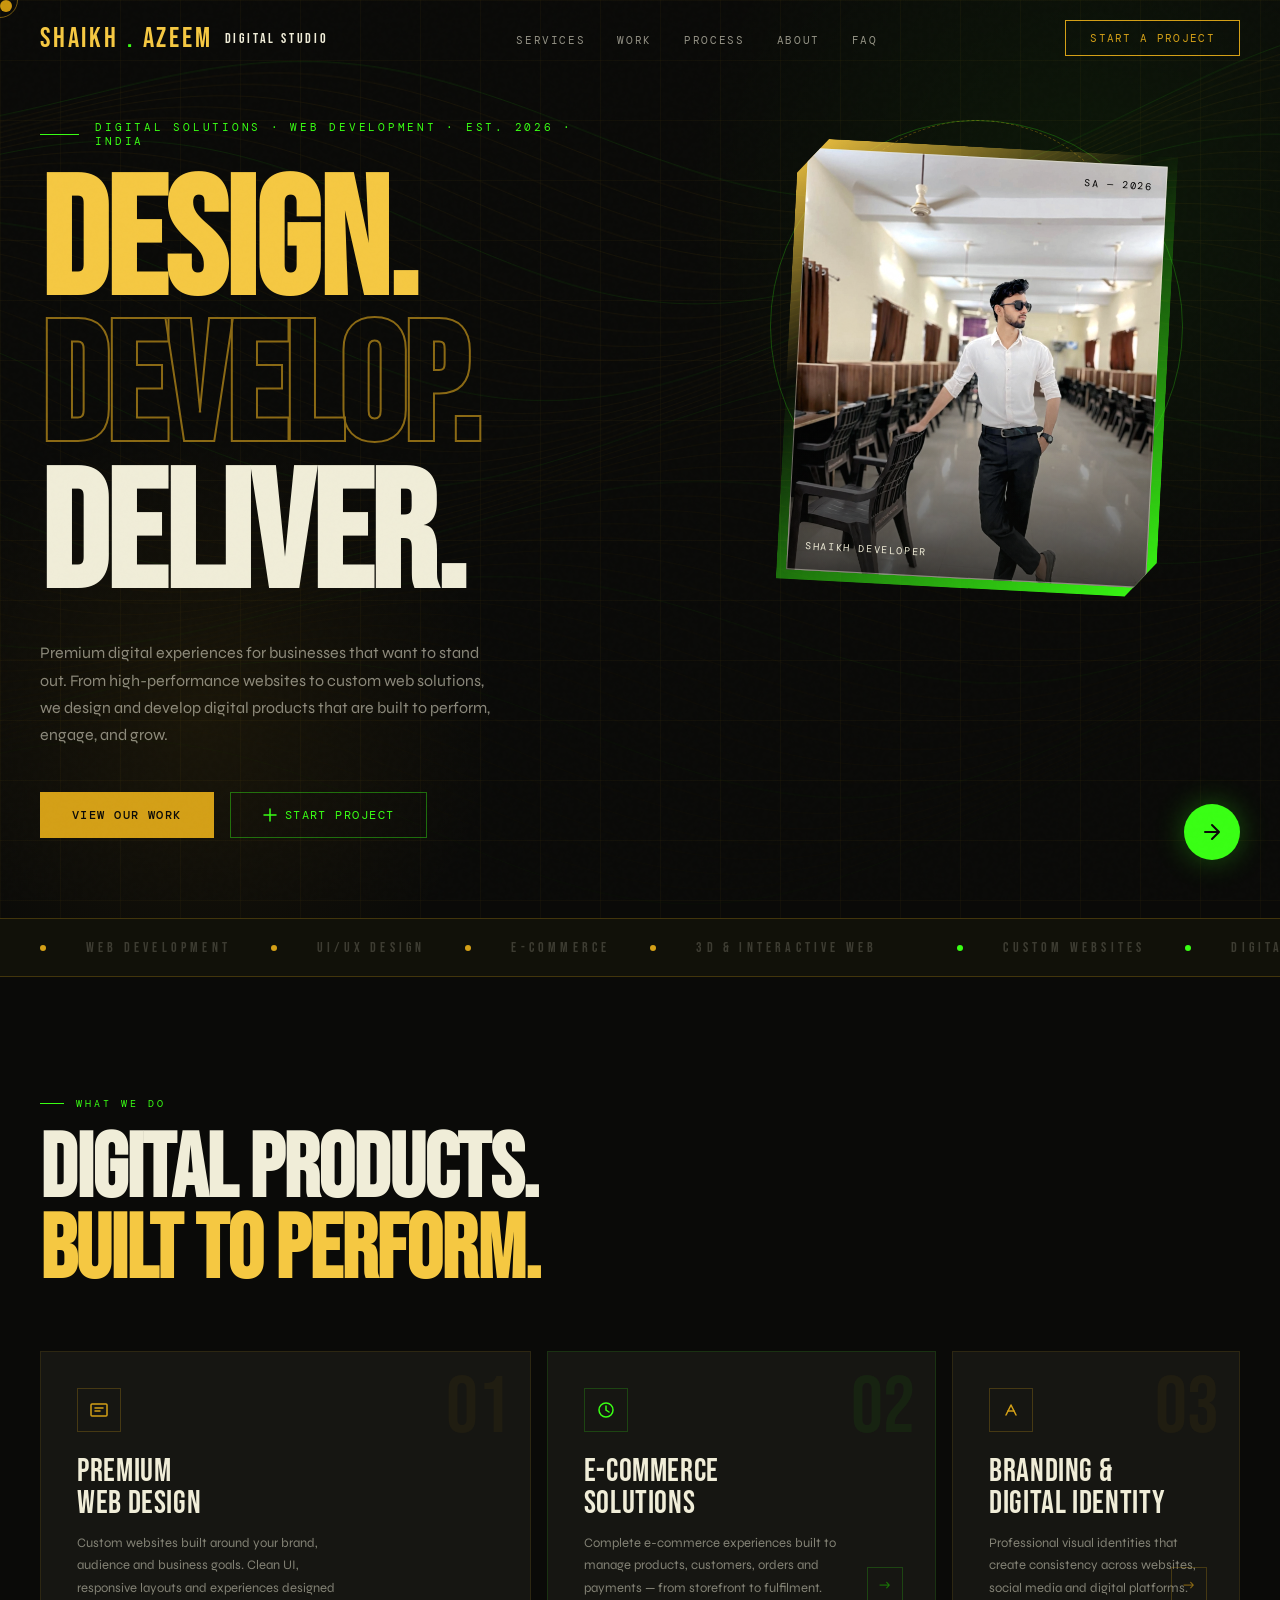
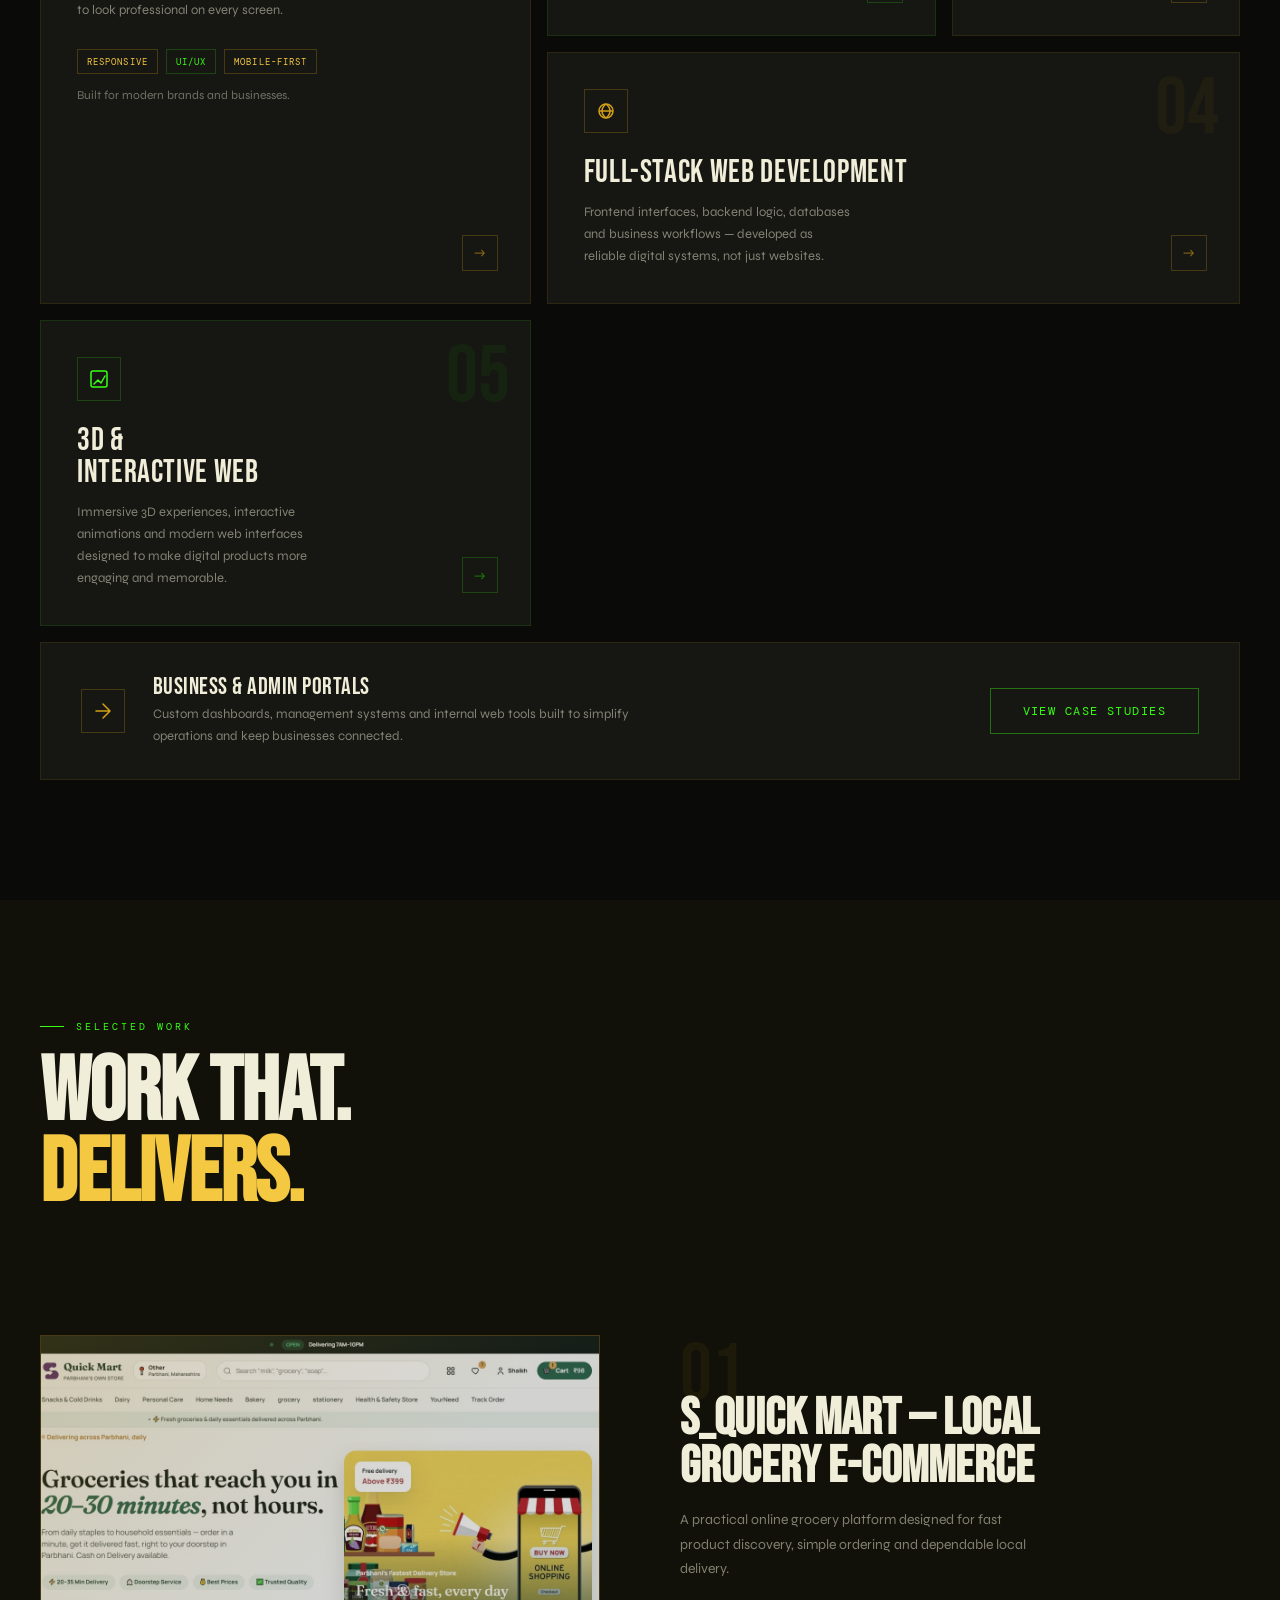
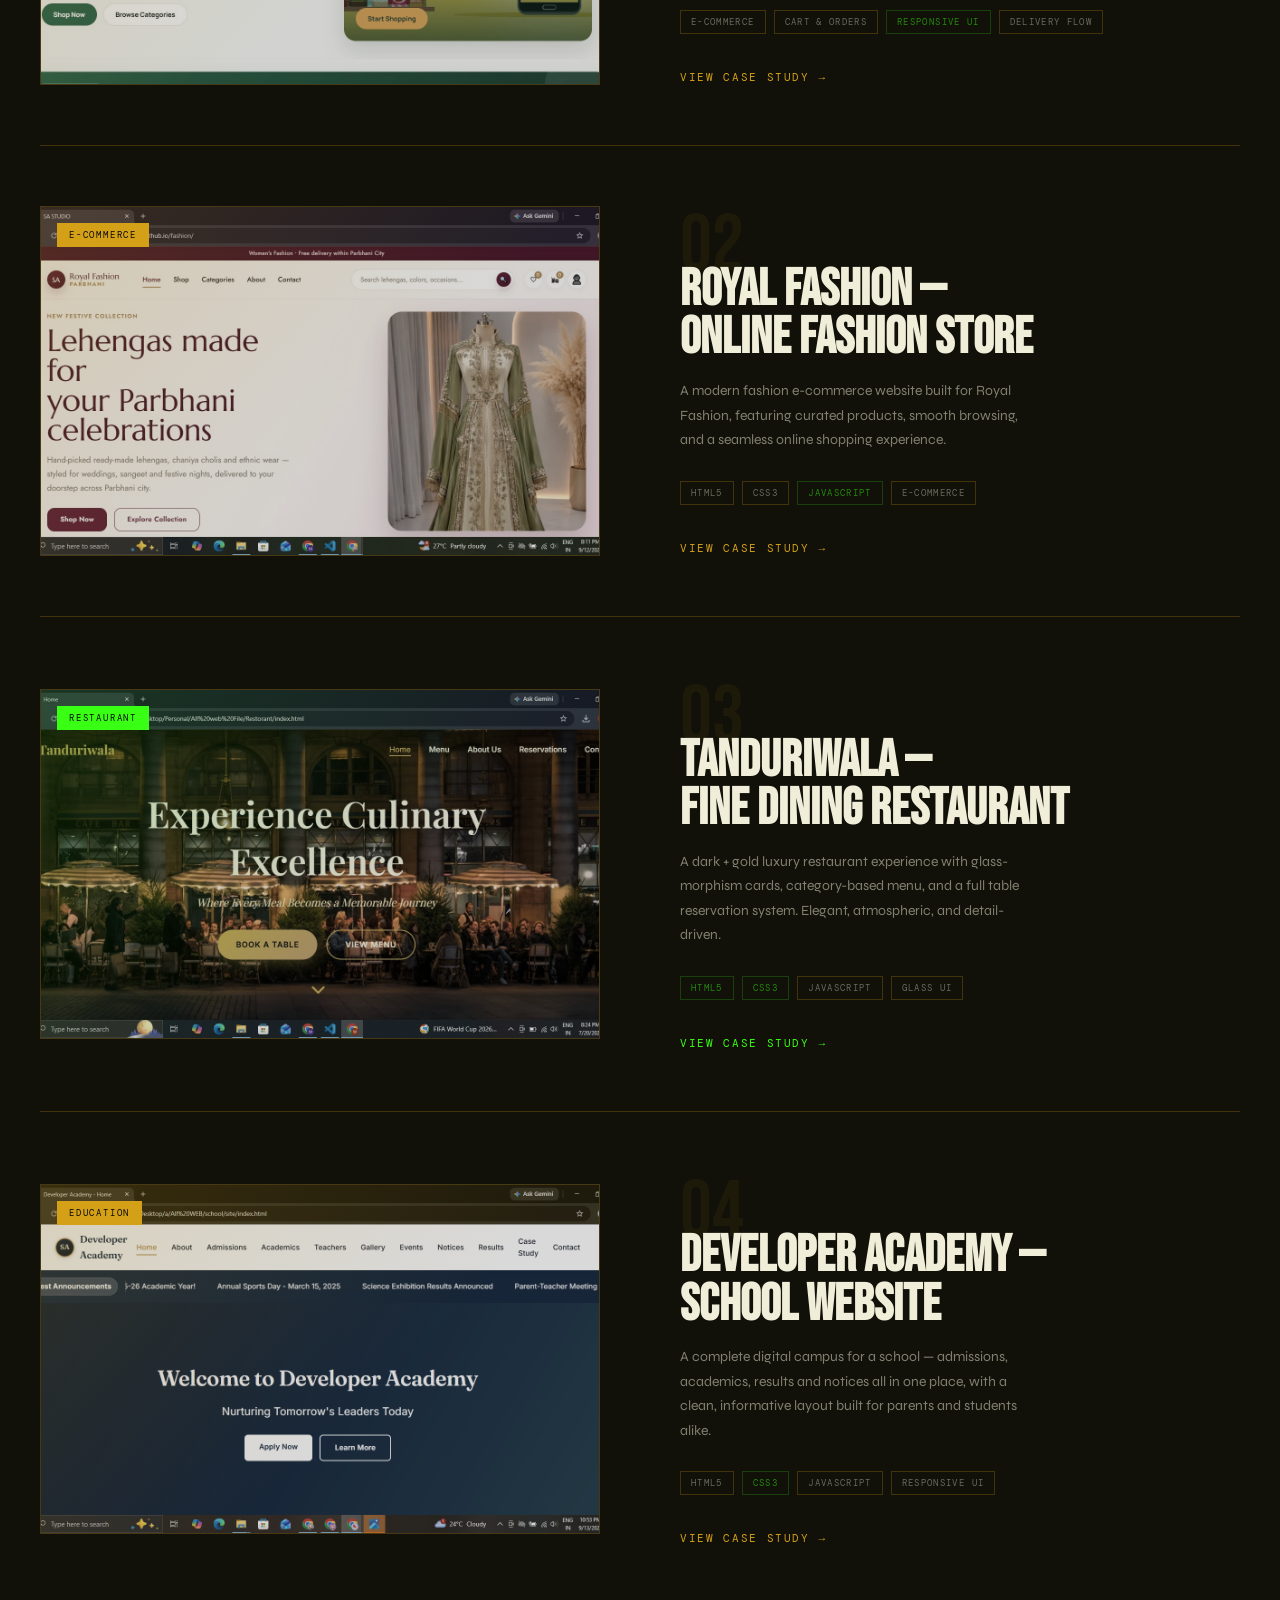
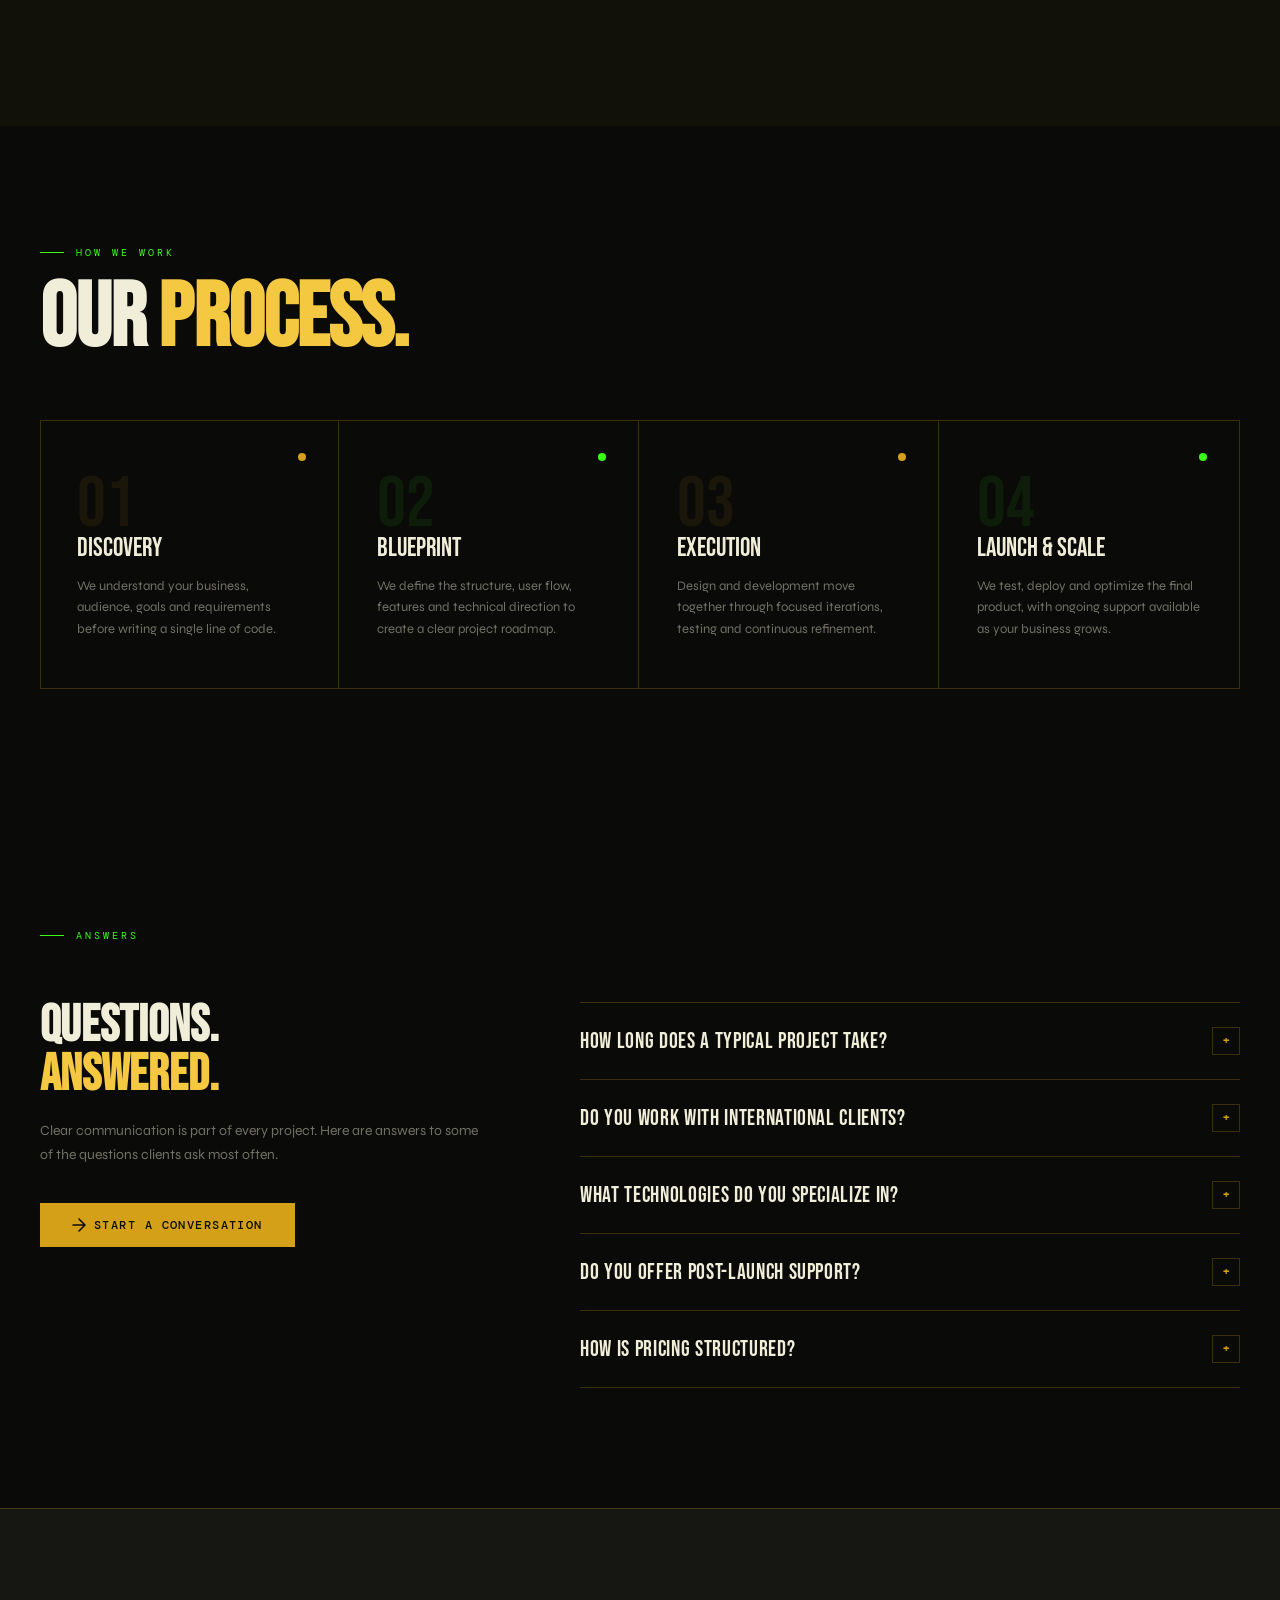
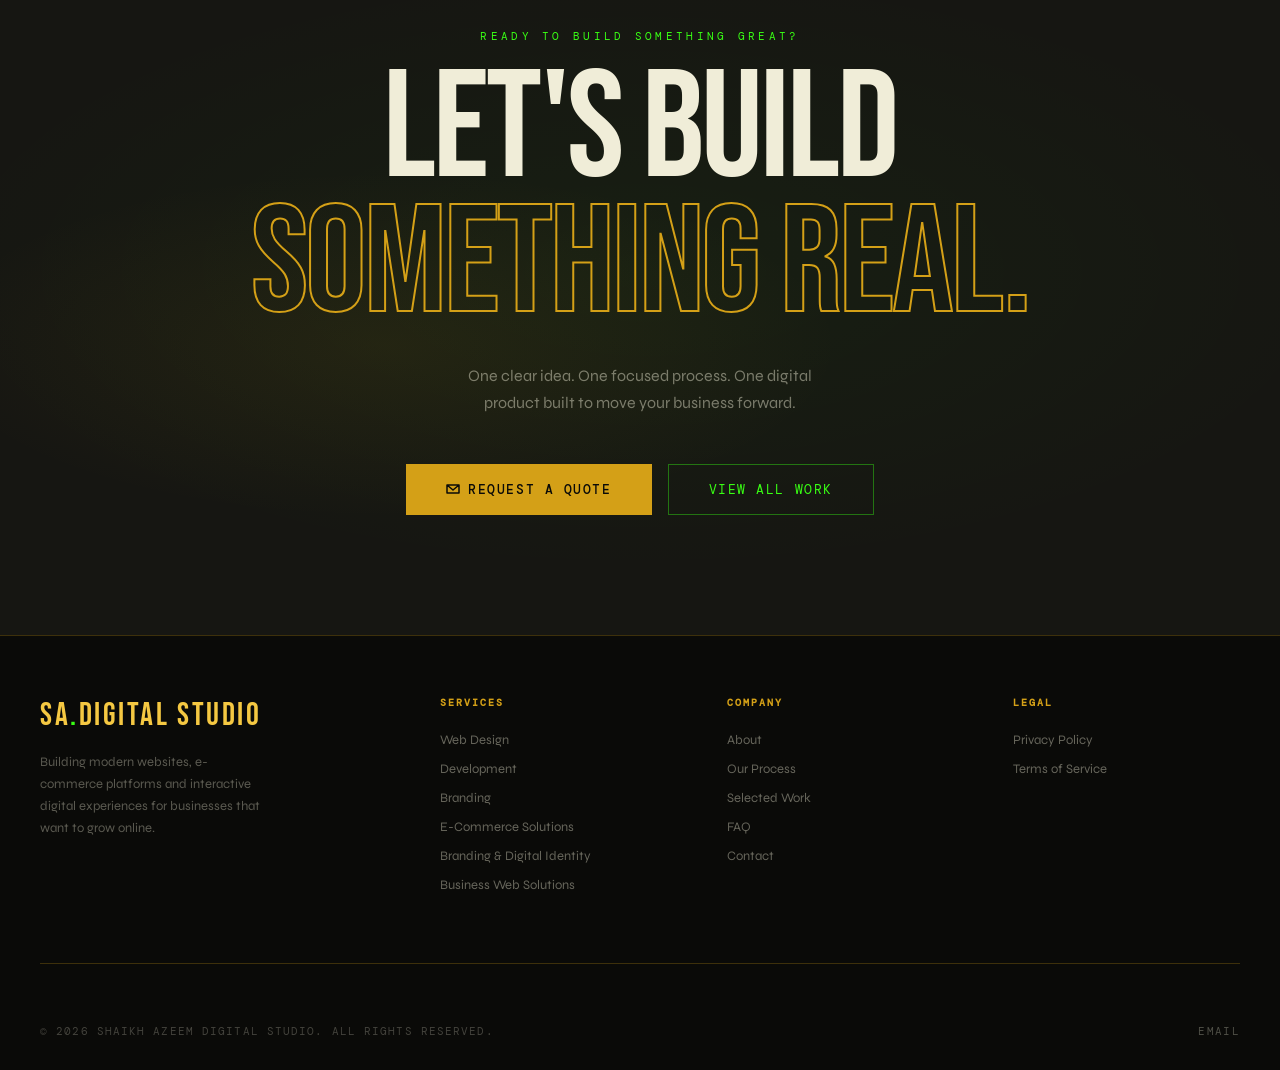
<file: index.html>
<!doctype html>
<html lang="en" class="scroll-smooth">

<head>
  <meta charset="UTF-8" />
  <meta name="viewport" content="width=device-width, initial-scale=1.0" />
  <meta name="google-site-verification" content="PfTQ1JXOTsqODdZmiGHlrheJmoudMcwIcd7ihG4w4I0" />
  <title>Shaikh Azeem | Web Developer</title>
  <link rel="icon" type="image/png" href="images/icon/sa1.jpeg" />
  <link rel="preconnect" href="https://fonts.googleapis.com" />
  <link rel="preconnect" href="https://fonts.gstatic.com" crossorigin />


  <meta name="description"
    content="Shaikh Azeem — Web Developer, Founder of SA Studio & S_Quick Mart, and Team Leader based in Parbhani, Maharashtra. Building responsive websites, e-commerce platforms and digital solutions with HTML, CSS, JavaScript, Python and SQL." />
  <meta name="keywords"
    content="Shaikh Azeem, Shaikh Azeem web developer, Shaikh Azeem Parbhani, Shaikh Azeem Digital Studio, SA Studio, SA Digital Studio, web developer Parbhani, web developer Maharashtra, freelance web developer India, frontend developer, full-stack developer, responsive web design, HTML CSS JavaScript developer, e-commerce developer, S_Quick Mart founder, Squick Mart Parbhani, website development Parbhani, hire web developer India, computer science student developer, Python developer, SQL developer" />
  <meta name="author" content="Shaikh Azeem" />
  <meta name="robots" content="index, follow" />
  <link rel="canonical" href="https://shaikh-azeem.vercel.app/" />
  <meta property="og:title" content="Shaikh Azeem | Web Developer & Founder, SA Studio" />
  <meta property="og:description"
    content="Web Developer and Founder of SA Studio & S_Quick Mart. Building responsive websites and e-commerce platforms in Parbhani, Maharashtra." />
  <meta property="og:url" content="https://shaikh-azeem.vercel.app/" />
  <meta property="og:type" content="profile" />
  <meta property="og:locale" content="en_IN" />
  <script type="application/ld+json">
  {
    "@context": "https://schema.org",
    "@type": "Person",
    "name": "Shaikh Azeem",
    "jobTitle": "Web Developer & Founder",
    "url": "https://shaikh-azeem.vercel.app",
    "email": "mailto:Shaikhazeem.official@gmail.com",
    "telephone": "+917058204462",
    "address": {
      "@type": "PostalAddress",
      "addressLocality": "Parbhani",
      "addressRegion": "Maharashtra",
      "addressCountry": "IN"
    },
    "worksFor": [
      { "@type": "Organization", "name": "SA Studio" },
      { "@type": "Organization", "name": "S_Quick Mart" }
    ],
    "knowsAbout": ["Web Development", "JavaScript", "Python", "SQL", "E-Commerce", "Team Leadership"],
    "sameAs": ["https://squickmart.store"]
  }
</script>


  <link
    href="https://fonts.googleapis.com/css2?family=Bebas+Neue&family=Syne:wght@400;500;600;700;800&family=DM+Mono:wght@300;400;500&display=swap"
    rel="stylesheet" />
  <style>
    :root {
      --gold: #d4a017;
      --gold-bright: #f5c842;
      --gold-dim: #8b6914;
      --black: #0a0a08;
      --black-mid: #111109;
      --black-card: #161612;
      --black-glass: rgba(10, 10, 8, 0.7);
      --green: #39ff14;
      --green-dim: #1a7a05;
      --green-glow: rgba(57, 255, 20, 0.15);
      --cream: #f0edd8;
      --slate: #4a4a3e;
      --border-gold: rgba(212, 160, 23, 0.25);
      --border-green: rgba(57, 255, 20, 0.2);
    }

    * {
      margin: 0;
      padding: 0;
      box-sizing: border-box;
    }

    html {
      scroll-behavior: smooth;
    }

    body {
      background: var(--black);
      color: var(--cream);
      font-family: "Syne", sans-serif;
      overflow-x: hidden;
      -webkit-font-smoothing: antialiased;
    }

    ::selection {
      background: var(--gold);
      color: var(--black);
    }

    ::-webkit-scrollbar {
      width: 6px;
    }

    ::-webkit-scrollbar-track {
      background: var(--black);
    }

    ::-webkit-scrollbar-thumb {
      background: var(--gold);
      border-radius: 3px;
    }

    /* TYPOGRAPHY */
    .font-display {
      font-family: "Bebas Neue", sans-serif;
    }

    .font-mono {
      font-family: "DM Mono", monospace;
    }

    /* GLASS */
    .glass {
      background: rgba(22, 22, 18, 0.6);
      backdrop-filter: blur(20px);
      -webkit-backdrop-filter: blur(20px);
      border: 1px solid var(--border-gold);
    }

    .glass-green {
      background: rgba(10, 10, 8, 0.8);
      backdrop-filter: blur(20px);
      border: 1px solid var(--border-green);
    }

    /* NOISE TEXTURE OVERLAY */
    body::before {
      content: "";
      position: fixed;
      inset: 0;
      background-image: url("data:image/svg+xml,%3Csvg viewBox='0 0 200 200' xmlns='http://www.w3.org/2000/svg'%3E%3Cfilter id='n'%3E%3CfeTurbulence type='fractalNoise' baseFrequency='0.9' numOctaves='4' stitchTiles='stitch'/%3E%3C/filter%3E%3Crect width='100%25' height='100%25' filter='url(%23n)' opacity='0.03'/%3E%3C/svg%3E");
      pointer-events: none;
      z-index: 9999;
      opacity: 0.4;
    }

    /* CURSOR */
    #cursor {
      position: fixed;
      width: 12px;
      height: 12px;
      background: var(--gold);
      border-radius: 50%;
      pointer-events: none;
      z-index: 99999;
      transition:
        transform 0.15s ease,
        background 0.2s;
      mix-blend-mode: difference;
    }

    #cursor-ring {
      position: fixed;
      width: 36px;
      height: 36px;
      border: 1px solid var(--gold);
      border-radius: 50%;
      pointer-events: none;
      z-index: 99998;
      transition:
        transform 0.4s cubic-bezier(0.22, 1, 0.36, 1),
        opacity 0.3s;
      transform: translate(-50%, -50%);
      opacity: 0.5;
    }

    /* NAVBAR */
    #nav {
      position: fixed;
      top: 0;
      left: 0;
      right: 0;
      z-index: 1000;
      padding: 20px 40px;
      display: flex;
      align-items: center;
      justify-content: space-between;
      transition: all 0.4s ease;
    }

    #nav.scrolled {
      background: rgba(10, 10, 8, 0.92);
      backdrop-filter: blur(20px);
      padding: 14px 40px;
      border-bottom: 1px solid var(--border-gold);
    }

    .nav-logo {
      font-family: "Bebas Neue", sans-serif;
      font-size: 28px;
      letter-spacing: 0.1em;
      color: var(--gold-bright);
      text-decoration: none;
      display: flex;
      align-items: center;
      gap: 8px;
    }

    .nav-logo span {
      color: var(--green);
    }

    .nav-links {
      display: flex;
      gap: 32px;
      list-style: none;
      flex: 1;
      justify-content: center;
      min-width: 0;
    }

    .nav-links a {
      font-family: "DM Mono", monospace;
      font-size: 11px;
      text-transform: uppercase;
      letter-spacing: 0.15em;
      color: rgba(240, 237, 216, 0.6);
      text-decoration: none;
      transition: color 0.3s;
    }

    .nav-links a:hover {
      color: var(--gold-bright);
    }

    .nav-cta {
      font-family: "DM Mono", monospace;
      font-size: 11px;
      letter-spacing: 0.12em;
      text-transform: uppercase;
      padding: 10px 24px;
      border: 1px solid var(--gold);
      color: var(--gold);
      text-decoration: none;
      transition: all 0.3s;
      position: relative;
      overflow: hidden;
      flex-shrink: 0;
    }

    .nav-cta::before {
      content: "";
      position: absolute;
      inset: 0;
      background: var(--gold);
      transform: scaleX(0);
      transform-origin: left;
      transition: transform 0.3s ease;
      z-index: -1;
    }

    .nav-cta:hover::before {
      transform: scaleX(1);
    }

    .nav-cta:hover {
      color: var(--black);
    }

    /* HERO */
    #hero {
      min-height: 100vh;
      display: flex;
      flex-direction: column;
      justify-content: center;
      padding: 120px 40px 80px;
      position: relative;
      overflow: hidden;
    }

    .hero-grid-bg {
      position: absolute;
      inset: 0;
      background-image:
        linear-gradient(rgba(212, 160, 23, 0.04) 1px, transparent 1px),
        linear-gradient(90deg, rgba(212, 160, 23, 0.04) 1px, transparent 1px);
      background-size: 60px 60px;
      pointer-events: none;
    }

    .hero-glow {
      position: absolute;
      width: 800px;
      height: 800px;
      background: radial-gradient(circle,
          rgba(57, 255, 20, 0.06) 0%,
          transparent 70%);
      top: -200px;
      right: -200px;
      pointer-events: none;
      animation: glowPulse 6s ease-in-out infinite;
    }

    .hero-glow2 {
      position: absolute;
      width: 600px;
      height: 600px;
      background: radial-gradient(circle,
          rgba(212, 160, 23, 0.08) 0%,
          transparent 70%);
      bottom: -100px;
      left: -100px;
      pointer-events: none;
      animation: glowPulse 8s ease-in-out infinite reverse;
    }

    @keyframes glowPulse {

      0%,
      100% {
        opacity: 1;
      }

      50% {
        opacity: 0.4;
      }
    }

    .hero-eyebrow {
      font-family: "DM Mono", monospace;
      font-size: 11px;
      letter-spacing: 0.25em;
      text-transform: uppercase;
      color: var(--green);
      margin-bottom: 24px;
      display: flex;
      align-items: center;
      gap: 16px;
      opacity: 0;
      animation: fadeUp 0.8s 0.2s ease forwards;
    }

    .hero-eyebrow::before {
      content: "";
      width: 40px;
      height: 1px;
      background: var(--green);
    }

    .hero-title {
      font-family: "Bebas Neue", sans-serif;
      font-size: clamp(80px, 13vw, 200px);
      line-height: 0.88;
      letter-spacing: -0.01em;
      color: var(--cream);
      max-width: 100%;
      overflow-wrap: anywhere;
      opacity: 0;
      animation: fadeUp 1s 0.4s ease forwards;
    }

    .hero-layout {
      width: min(1440px, 100%);
      margin: 0 auto;
      display: grid;
      grid-template-columns: minmax(0, 1.05fr) minmax(360px, 0.95fr);
      align-items: start;
      gap: clamp(40px, 7vw, 120px);
      position: relative;
      z-index: 2;
    }

    .hero-visual {
      position: relative;
      min-height: min(62vh, 600px);
      display: grid;
      place-items: center;
      align-items: start;
      padding-top: clamp(12px, 3vh, 36px);
      opacity: 0;
      animation: visualReveal 1.2s 0.55s cubic-bezier(0.22, 1, 0.36, 1) forwards;
    }

    .hero-visual::before {
      content: "";
      position: absolute;
      width: 78%;
      aspect-ratio: 1;
      border: 1px solid rgba(57, 255, 20, 0.25);
      border-radius: 50%;
      animation: orbitSpin 18s linear infinite;
    }

    .hero-visual::after {
      content: "";
      position: absolute;
      width: 62%;
      aspect-ratio: 1;
      border: 1px dashed rgba(212, 160, 23, 0.35);
      border-radius: 50%;
      animation: orbitSpin 12s linear infinite reverse;
    }

    .hero-image-frame {
      width: min(72%, 430px);
      aspect-ratio: 0.86;
      position: relative;
      z-index: 1;
      padding: 10px;
      background: linear-gradient(145deg, var(--gold-bright), transparent 35%, var(--green));
      clip-path: polygon(8% 0, 100% 0, 100% 92%, 92% 100%, 0 100%, 0 8%);
      transform: rotate(3deg);
      animation: imageFloat 6s ease-in-out infinite;
      box-shadow: 0 0 80px rgba(57, 255, 20, 0.15);
    }

    .hero-image-frame::before {
      content: "";
      position: absolute;
      inset: 10px;
      border: 1px solid rgba(240, 237, 216, 0.45);
      z-index: 2;
      pointer-events: none;
    }

    .hero-image {
      width: 100%;
      height: 100%;
      display: block;
      object-fit: cover;
      object-position: center;
      filter: saturate(0.8) contrast(1.08);
      background: linear-gradient(135deg, #282515, #10140d);
    }

    .hero-image-shade {
      position: absolute;
      inset: 10px;
      background: linear-gradient(180deg, transparent 45%, rgba(10, 10, 8, 0.75));
      pointer-events: none;
    }

    .hero-image-label,
    .hero-image-index {
      position: absolute;
      z-index: 3;
      font-family: "DM Mono", monospace;
      text-transform: uppercase;
      letter-spacing: 0.16em;
      font-size: 10px;
    }

    .hero-image-label {
      left: 28px;
      bottom: 28px;
      color: var(--cream);
    }

    .hero-image-index {
      top: 24px;
      right: 24px;
      color: #000000;
    }

    @keyframes visualReveal {
      from {
        opacity: 0;
        transform: translateX(50px) scale(0.92);
      }

      to {
        opacity: 1;
        transform: translateX(0) scale(1);
      }
    }

    @keyframes imageFloat {

      0%,
      100% {
        transform: rotate(3deg) translateY(0);
      }

      50% {
        transform: rotate(0deg) translateY(-14px);
      }
    }

    @keyframes orbitSpin {
      to {
        transform: rotate(360deg);
      }
    }

    .hero-title .gold {
      color: var(--gold-bright);
      white-space: nowrap;
      display: inline-block;
    }

    .hero-title .stroke {
      -webkit-text-stroke: 2px var(--gold-dim);
      color: transparent;
    }

    .hero-sub {
      font-size: 16px;
      color: rgba(240, 237, 216, 0.55);
      max-width: 50ch;
      line-height: 1.7;
      margin-top: 28px;
      opacity: 0;
      animation: fadeUp 0.8s 0.7s ease forwards;
    }

    .hero-actions {
      display: flex;
      gap: 16px;
      margin-top: 44px;
      flex-wrap: wrap;
      opacity: 0;
      animation: fadeUp 0.8s 0.9s ease forwards;
    }

    .btn-primary {
      display: inline-flex;
      align-items: center;
      gap: 8px;
      padding: 14px 32px;
      background: var(--gold);
      color: var(--black);
      font-family: "DM Mono", monospace;
      font-size: 12px;
      letter-spacing: 0.12em;
      text-transform: uppercase;
      text-decoration: none;
      font-weight: 500;
      transition: all 0.3s;
      position: relative;
      overflow: hidden;
    }

    .btn-primary:hover {
      background: var(--gold-bright);
      transform: translateY(-2px);
    }

    .btn-outline {
      display: inline-flex;
      align-items: center;
      gap: 8px;
      padding: 14px 32px;
      border: 1px solid rgba(57, 255, 20, 0.4);
      color: var(--green);
      font-family: "DM Mono", monospace;
      font-size: 12px;
      letter-spacing: 0.12em;
      text-transform: uppercase;
      text-decoration: none;
      transition: all 0.3s;
    }

    .btn-outline:hover {
      background: var(--green-glow);
      border-color: var(--green);
      transform: translateY(-2px);
    }

    .hero-stats {
      display: flex;
      gap: 48px;
      margin-top: 80px;
      padding-top: 40px;
      border-top: 1px solid var(--border-gold);
      opacity: 0;
      animation: fadeUp 0.8s 1.1s ease forwards;
      flex-wrap: wrap;
    }

    .stat-item .num {
      font-family: "Bebas Neue", sans-serif;
      font-size: 52px;
      line-height: 1;
      color: var(--gold-bright);
    }

    .stat-item .num span {
      color: var(--green);
    }

    .stat-item .lbl {
      font-family: "DM Mono", monospace;
      font-size: 10px;
      letter-spacing: 0.2em;
      text-transform: uppercase;
      color: rgba(240, 237, 216, 0.4);
      margin-top: 4px;
    }

    /* MARQUEE */
    .marquee-section {
      padding: 20px 0;
      overflow: hidden;
      border-top: 1px solid var(--border-gold);
      border-bottom: 1px solid var(--border-gold);
      background: var(--black-mid);
      position: relative;
    }

    .marquee-track {
      display: flex;
      gap: 0;
      width: max-content;
      animation: marqueeRoll 25s linear infinite;
    }

    .marquee-item {
      font-family: "Bebas Neue", sans-serif;
      font-size: 14px;
      letter-spacing: 0.3em;
      color: rgba(240, 237, 216, 0.2);
      padding: 0 40px;
      display: flex;
      align-items: center;
      gap: 40px;
      white-space: nowrap;
    }

    .marquee-item .dot {
      width: 6px;
      height: 6px;
      background: var(--gold);
      border-radius: 50%;
      flex-shrink: 0;
    }

    .marquee-item.green .dot {
      background: var(--green);
    }

    @keyframes marqueeRoll {
      0% {
        transform: translateX(0);
      }

      100% {
        transform: translateX(-50%);
      }
    }

    /* SERVICES */
    #services {
      padding: 120px 40px;
      max-width: 1400px;
      margin: 0 auto;
    }

    .section-label {
      font-family: "DM Mono", monospace;
      font-size: 10px;
      letter-spacing: 0.3em;
      text-transform: uppercase;
      color: var(--green);
      margin-bottom: 20px;
      display: flex;
      align-items: center;
      gap: 12px;
    }

    .section-label::before {
      content: "";
      width: 24px;
      height: 1px;
      background: var(--green);
    }

    .section-title {
      font-family: "Bebas Neue", sans-serif;
      font-size: clamp(48px, 7vw, 100px);
      line-height: 0.9;
      letter-spacing: -0.01em;
      color: var(--cream);
      margin-bottom: 60px;
    }

    .section-title .g {
      color: var(--gold-bright);
    }

    /* BENTO GRID */
    .bento {
      display: grid;
      grid-template-columns: repeat(12, 1fr);
      grid-template-rows: auto;
      gap: 16px;
    }

    .bento-card {
      background: var(--black-card);
      border: 1px solid rgba(212, 160, 23, 0.12);
      padding: 36px;
      position: relative;
      overflow: hidden;
      transition:
        border-color 0.4s,
        transform 0.4s;
      cursor: pointer;
    }

    .bento-card::after {
      content: "";
      position: absolute;
      top: 0;
      left: 0;
      right: 0;
      height: 2px;
      background: linear-gradient(90deg,
          transparent,
          var(--gold),
          transparent);
      transform: scaleX(0);
      transition: transform 0.4s ease;
    }

    .bento-card:hover::after {
      transform: scaleX(1);
    }

    .bento-card:hover {
      border-color: var(--gold);
      transform: translateY(-4px);
    }

    .bento-card.green-card {
      border-color: rgba(57, 255, 20, 0.12);
    }

    .bento-card.green-card::after {
      background: linear-gradient(90deg,
          transparent,
          var(--green),
          transparent);
    }

    .bento-card.green-card:hover {
      border-color: var(--green);
    }

    .bc1 {
      grid-column: span 5;
      grid-row: span 2;
    }

    .bc2 {
      grid-column: span 4;
    }

    .bc3 {
      grid-column: span 3;
    }

    .bc4 {
      grid-column: span 7;
    }

    .bc5 {
      grid-column: span 5;
    }

    .bc6 {
      grid-column: span 12;
    }

    .card-num {
      font-family: "Bebas Neue", sans-serif;
      font-size: 80px;
      color: rgba(212, 160, 23, 0.06);
      line-height: 1;
      position: absolute;
      top: 16px;
      right: 20px;
    }

    .card-icon {
      width: 44px;
      height: 44px;
      border: 1px solid var(--border-gold);
      display: flex;
      align-items: center;
      justify-content: center;
      margin-bottom: 24px;
      font-size: 18px;
    }

    .card-icon.gi {
      border-color: var(--border-green);
    }

    .card-title {
      font-family: "Bebas Neue", sans-serif;
      font-size: 32px;
      letter-spacing: 0.02em;
      color: var(--cream);
      line-height: 1;
      margin-bottom: 12px;
    }

    .card-desc {
      font-size: 13px;
      color: rgba(240, 237, 216, 0.5);
      line-height: 1.7;
      max-width: 34ch;
    }

    .featured-features {
      display: flex;
      flex-wrap: wrap;
      gap: 8px;
      margin-top: 28px;
      max-width: 34ch;
    }

    .feature-tag {
      border: 1px solid var(--border-gold);
      padding: 6px 9px 5px;
      font-family: "DM Mono", monospace;
      font-size: 9px;
      letter-spacing: 0.12em;
      color: var(--gold-bright);
    }

    .feature-tag:nth-child(2) {
      border-color: var(--border-green);
      color: var(--green);
    }

    .featured-note {
      flex-basis: 100%;
      margin-top: 4px;
      font-size: 12px;
      color: rgba(240, 237, 216, 0.42);
      line-height: 1.5;
    }

    .card-arrow {
      position: absolute;
      bottom: 32px;
      right: 32px;
      width: 36px;
      height: 36px;
      border: 1px solid var(--border-gold);
      display: flex;
      align-items: center;
      justify-content: center;
      font-size: 14px;
      color: var(--gold-dim);
      transition: all 0.3s;
    }

    .bento-card:hover .card-arrow {
      background: var(--gold);
      color: var(--black);
      border-color: var(--gold);
    }

    .green-card .card-arrow {
      border-color: var(--border-green);
      color: var(--green-dim);
    }

    .green-card:hover .card-arrow {
      background: var(--green);
      color: var(--black);
      border-color: var(--green);
    }

    /* PROJECTS — SPLIT LAYOUT */
    #projects {
      padding: 120px 40px;
      background: var(--black-mid);
      position: relative;
      overflow: hidden;
    }

    #projects .inner {
      max-width: 1400px;
      margin: 0 auto;
    }

    .project-list {
      margin-top: 60px;
    }

    .project-item {
      display: grid;
      grid-template-columns: 1fr 1fr;
      gap: 80px;
      align-items: center;
      padding: 60px 0;
      border-bottom: 1px solid var(--border-gold);
      position: relative;
    }

    .project-item:last-child {
      border-bottom: none;
    }

    .project-item.reverse .project-visual {
      order: 1;
    }

    .project-item.reverse .project-info {
      order: 2;
    }

    .project-visual {
      position: relative;
      aspect-ratio: 16/10;
      overflow: hidden;
      background: var(--black-card);
      border: 1px solid var(--border-gold);
    }

    .project-visual img {
      width: 100%;
      height: 100%;
      object-fit: cover;
      filter: grayscale(30%) brightness(0.85);
      transition:
        filter 0.6s ease,
        transform 0.6s ease;
    }

    .project-item:hover .project-visual img {
      filter: grayscale(0%) brightness(1);
      transform: scale(1.04);
    }

    .proj-overlay {
      position: absolute;
      inset: 0;
      background: linear-gradient(135deg,
          rgba(212, 160, 23, 0.15),
          transparent 60%);
      pointer-events: none;
    }

    .proj-tag {
      position: absolute;
      top: 16px;
      left: 16px;
      font-family: "DM Mono", monospace;
      font-size: 9px;
      letter-spacing: 0.2em;
      text-transform: uppercase;
      padding: 6px 12px;
      background: var(--gold);
      color: var(--black);
    }

    .project-info .proj-num {
      font-family: "Bebas Neue", sans-serif;
      font-size: 80px;
      color: rgba(212, 160, 23, 0.07);
      line-height: 1;
      margin-bottom: -20px;
    }

    .project-info h3 {
      font-family: "Bebas Neue", sans-serif;
      font-size: clamp(36px, 4vw, 60px);
      line-height: 0.95;
      color: var(--cream);
      margin-bottom: 16px;
    }

    .project-info p {
      font-size: 14px;
      color: rgba(240, 237, 216, 0.5);
      line-height: 1.75;
      max-width: 44ch;
      margin-bottom: 28px;
    }

    .proj-tags {
      display: flex;
      gap: 8px;
      flex-wrap: wrap;
      margin-bottom: 32px;
    }

    .proj-tag-item {
      font-family: "DM Mono", monospace;
      font-size: 9px;
      letter-spacing: 0.15em;
      text-transform: uppercase;
      padding: 5px 10px;
      border: 1px solid var(--border-gold);
      color: rgba(240, 237, 216, 0.4);
    }

    .proj-tag-item.green {
      border-color: var(--border-green);
      color: rgba(57, 255, 20, 0.5);
    }

    .proj-link {
      display: inline-flex;
      align-items: center;
      gap: 8px;
      font-family: "DM Mono", monospace;
      font-size: 11px;
      letter-spacing: 0.15em;
      text-transform: uppercase;
      color: var(--gold);
      text-decoration: none;
      transition: gap 0.3s;
    }

    .proj-link:hover {
      gap: 16px;
    }

    /* CAPABILITIES / PROCESS */
    #process {
      padding: 120px 40px;
      max-width: 1400px;
      margin: 0 auto;
    }

    .process-grid {
      display: grid;
      grid-template-columns: repeat(4, 1fr);
      gap: 2px;
      margin-top: 60px;
      border: 1px solid var(--border-gold);
    }

    .process-step {
      padding: 48px 36px;
      position: relative;
      border-right: 1px solid var(--border-gold);
      transition: background 0.4s;
    }

    .process-step:last-child {
      border-right: none;
    }

    .process-step:hover {
      background: rgba(212, 160, 23, 0.04);
    }

    .step-num {
      font-family: "Bebas Neue", sans-serif;
      font-size: 72px;
      color: rgba(212, 160, 23, 0.08);
      line-height: 1;
      margin-bottom: -8px;
    }

    .step-num.gn {
      color: rgba(57, 255, 20, 0.08);
    }

    .step-title {
      font-family: "Bebas Neue", sans-serif;
      font-size: 26px;
      color: var(--cream);
      margin-bottom: 12px;
    }

    .step-desc {
      font-size: 13px;
      color: rgba(240, 237, 216, 0.45);
      line-height: 1.65;
    }

    .step-dot {
      width: 8px;
      height: 8px;
      background: var(--gold);
      border-radius: 50%;
      position: absolute;
      top: 32px;
      right: 32px;
    }

    .step-dot.gn {
      background: var(--green);
    }

    /* STATS */
    #stats {
      background: var(--black-card);
      border-top: 1px solid var(--border-gold);
      border-bottom: 1px solid var(--border-gold);
      padding: 80px 40px;
      position: relative;
      overflow: hidden;
    }

    #stats .inner {
      max-width: 1400px;
      margin: 0 auto;
      display: grid;
      grid-template-columns: repeat(4, 1fr);
      gap: 40px;
    }

    .stat-big {
      display: flex;
      flex-direction: column;
      gap: 8px;
      padding: 0 40px;
      border-right: 1px solid var(--border-gold);
    }

    .stat-big:last-child {
      border-right: none;
    }

    .stat-big .n {
      font-family: "Bebas Neue", sans-serif;
      font-size: clamp(48px, 5vw, 80px);
      color: var(--gold-bright);
      line-height: 1;
    }

    .stat-big .n .g {
      color: var(--green);
    }

    .stat-big .l {
      font-family: "DM Mono", monospace;
      font-size: 10px;
      letter-spacing: 0.25em;
      text-transform: uppercase;
      color: rgba(240, 237, 216, 0.35);
    }

    /* TESTIMONIALS */
    #testimonials {
      padding: 120px 40px;
      background: var(--black-mid);
      overflow: hidden;
    }

    #testimonials .inner {
      max-width: 1400px;
      margin: 0 auto;
    }

    .testi-grid {
      display: grid;
      grid-template-columns: repeat(3, 1fr);
      gap: 16px;
      margin-top: 60px;
    }

    .testi-card {
      background: var(--black-card);
      border: 1px solid var(--border-gold);
      padding: 40px;
      position: relative;
      overflow: hidden;
      transition:
        border-color 0.3s,
        transform 0.4s;
    }

    .testi-card:hover {
      border-color: var(--gold);
      transform: translateY(-6px);
    }

    .testi-card::before {
      content: '"';
      font-family: "Bebas Neue", sans-serif;
      font-size: 160px;
      color: rgba(212, 160, 23, 0.05);
      position: absolute;
      top: -20px;
      left: 20px;
      line-height: 1;
      pointer-events: none;
    }

    .testi-text {
      font-size: 14px;
      font-style: italic;
      color: rgba(240, 237, 216, 0.75);
      line-height: 1.8;
      margin-bottom: 32px;
      position: relative;
      z-index: 1;
    }

    .testi-author {
      display: flex;
      align-items: center;
      gap: 14px;
    }

    .testi-avatar {
      width: 44px;
      height: 44px;
      border-radius: 50%;
      background: linear-gradient(135deg, var(--gold-dim), var(--green-dim));
      flex-shrink: 0;
      display: flex;
      align-items: center;
      justify-content: center;
      font-family: "Bebas Neue", sans-serif;
      font-size: 18px;
      color: var(--black);
    }

    .testi-name {
      font-family: "DM Mono", monospace;
      font-size: 12px;
      color: var(--cream);
      font-weight: 500;
    }

    .testi-role {
      font-family: "DM Mono", monospace;
      font-size: 10px;
      letter-spacing: 0.15em;
      text-transform: uppercase;
      color: rgba(240, 237, 216, 0.35);
      margin-top: 2px;
    }

    .testi-card.featured {
      border-color: rgba(57, 255, 20, 0.25);
      grid-row: span 1;
    }

    .testi-card.featured:hover {
      border-color: var(--green);
    }

    /* FAQ */
    #faq {
      padding: 120px 40px;
      max-width: 1400px;
      margin: 0 auto;
    }

    .faq-layout {
      display: grid;
      grid-template-columns: 0.8fr 1.2fr;
      gap: 100px;
      margin-top: 60px;
    }

    .faq-sticky {
      position: sticky;
      top: 120px;
      align-self: start;
    }

    .faq-sticky h3 {
      font-family: "Bebas Neue", sans-serif;
      font-size: clamp(36px, 4vw, 64px);
      line-height: 0.95;
      color: var(--cream);
      margin-bottom: 20px;
    }

    .faq-sticky p {
      font-size: 14px;
      color: rgba(240, 237, 216, 0.45);
      line-height: 1.7;
      margin-bottom: 36px;
    }

    .faq-list {
      border-top: 1px solid var(--border-gold);
    }

    .faq-item {
      border-bottom: 1px solid var(--border-gold);
    }

    .faq-q {
      width: 100%;
      text-align: left;
      padding: 24px 0;
      display: flex;
      align-items: center;
      justify-content: space-between;
      gap: 16px;
      background: transparent;
      border: none;
      cursor: pointer;
      font-family: "Bebas Neue", sans-serif;
      font-size: 22px;
      letter-spacing: 0.03em;
      color: var(--cream);
      transition: color 0.3s;
    }

    .faq-q:hover {
      color: var(--gold-bright);
    }

    .faq-icon {
      width: 28px;
      height: 28px;
      border: 1px solid var(--border-gold);
      flex-shrink: 0;
      display: flex;
      align-items: center;
      justify-content: center;
      font-size: 16px;
      color: var(--gold);
      transition:
        transform 0.3s,
        background 0.3s;
    }

    .faq-item.open .faq-icon {
      transform: rotate(45deg);
      background: var(--gold);
      color: var(--black);
    }

    .faq-a {
      max-height: 0;
      overflow: hidden;
      transition:
        max-height 0.4s ease,
        opacity 0.4s;
      opacity: 0;
    }

    .faq-item.open .faq-a {
      max-height: 200px;
      opacity: 1;
    }

    .faq-a p {
      font-size: 14px;
      color: rgba(240, 237, 216, 0.55);
      line-height: 1.75;
      padding-bottom: 24px;
    }

    /* CTA */
    #cta {
      min-height: 80vh;
      display: flex;
      flex-direction: column;
      align-items: center;
      justify-content: center;
      text-align: center;
      padding: 120px 40px;
      position: relative;
      overflow: hidden;
      background: var(--black-card);
      border-top: 1px solid var(--border-gold);
    }

    #cta::before {
      content: "";
      position: absolute;
      inset: 0;
      background:
        radial-gradient(ellipse 80% 60% at 50% 50%,
          rgba(57, 255, 20, 0.04) 0%,
          transparent 70%),
        radial-gradient(ellipse 60% 40% at 30% 60%,
          rgba(212, 160, 23, 0.07) 0%,
          transparent 60%);
      pointer-events: none;
    }

    .cta-label {
      font-family: "DM Mono", monospace;
      font-size: 11px;
      letter-spacing: 0.3em;
      text-transform: uppercase;
      color: var(--green);
      margin-bottom: 20px;
      position: relative;
    }

    .cta-title {
      font-family: "Bebas Neue", sans-serif;
      font-size: clamp(72px, 12vw, 180px);
      line-height: 0.88;
      letter-spacing: -0.02em;
      position: relative;
      margin-bottom: 28px;
    }

    .cta-title .line1 {
      color: var(--cream);
    }

    .cta-title .line2 {
      -webkit-text-stroke: 2px var(--gold);
      color: transparent;
    }

    .cta-sub {
      font-size: 16px;
      color: rgba(240, 237, 216, 0.45);
      max-width: 40ch;
      line-height: 1.7;
      margin-bottom: 48px;
      position: relative;
    }

    .cta-btns {
      display: flex;
      gap: 16px;
      justify-content: center;
      position: relative;
      flex-wrap: wrap;
    }

    /* FOOTER */
    footer {
      background: var(--black);
      border-top: 1px solid var(--border-gold);
      padding: 60px 40px 32px;
    }

    .footer-inner {
      max-width: 1400px;
      margin: 0 auto;
    }

    .footer-top {
      display: grid;
      grid-template-columns: 1.5fr 1fr 1fr 1fr;
      gap: 60px;
      margin-bottom: 60px;
      padding-bottom: 60px;
      border-bottom: 1px solid var(--border-gold);
    }

    .footer-brand .logo {
      font-family: "Bebas Neue", sans-serif;
      font-size: 32px;
      color: var(--gold-bright);
      letter-spacing: 0.08em;
      margin-bottom: 16px;
      display: block;
      text-decoration: none;
    }

    .footer-brand .logo span {
      color: var(--green);
    }

    .footer-brand p {
      font-size: 13px;
      color: rgba(240, 237, 216, 0.35);
      line-height: 1.7;
      max-width: 28ch;
    }

    .footer-col h4 {
      font-family: "DM Mono", monospace;
      font-size: 10px;
      letter-spacing: 0.2em;
      text-transform: uppercase;
      color: var(--gold);
      margin-bottom: 20px;
    }

    .footer-col ul {
      list-style: none;
    }

    .footer-col ul li {
      margin-bottom: 10px;
    }

    .footer-col ul li a {
      font-size: 13px;
      color: rgba(240, 237, 216, 0.4);
      text-decoration: none;
      transition: color 0.3s;
    }

    .footer-col ul li a:hover {
      color: var(--cream);
    }

    .footer-bottom {
      display: flex;
      align-items: center;
      justify-content: space-between;
      gap: 16px;
      flex-wrap: wrap;
    }

    .footer-bottom p {
      font-family: "DM Mono", monospace;
      font-size: 11px;
      color: rgba(240, 237, 216, 0.25);
      letter-spacing: 0.1em;
    }

    .footer-socials {
      display: flex;
      gap: 16px;
    }

    .footer-socials a {
      font-family: "DM Mono", monospace;
      font-size: 11px;
      color: rgba(240, 237, 216, 0.3);
      text-decoration: none;
      letter-spacing: 0.12em;
      text-transform: uppercase;
      transition: color 0.3s;
    }

    .footer-socials a:hover {
      color: var(--gold);
    }

    /* FLOATING CONTACT BTN */
    .float-btn {
      position: fixed;
      bottom: 40px;
      right: 40px;
      z-index: 500;
      width: 56px;
      height: 56px;
      background: var(--green);
      border-radius: 50%;
      display: flex;
      align-items: center;
      justify-content: center;
      cursor: pointer;
      box-shadow: 0 0 30px rgba(57, 255, 20, 0.3);
      animation: floatBounce 3s ease-in-out infinite;
      text-decoration: none;
      transition:
        transform 0.3s,
        box-shadow 0.3s;
    }

    .float-btn:hover {
      transform: scale(1.15);
      box-shadow: 0 0 50px rgba(57, 255, 20, 0.5);
    }

    .float-btn svg {
      width: 22px;
      height: 22px;
    }

    .mobile-dock {
      display: none;
    }

    @keyframes floatBounce {

      0%,
      100% {
        transform: translateY(0);
      }

      50% {
        transform: translateY(-8px);
      }
    }

    /* ANIMATIONS */
    @keyframes fadeUp {
      from {
        opacity: 0;
        transform: translateY(30px);
        filter: blur(8px);
      }

      to {
        opacity: 1;
        transform: translateY(0);
        filter: blur(0);
      }
    }

    .reveal {
      opacity: 0;
      transform: translateY(40px);
      filter: blur(6px);
      transition:
        opacity 0.9s cubic-bezier(0.22, 1, 0.36, 1),
        transform 0.9s cubic-bezier(0.22, 1, 0.36, 1),
        filter 0.9s;
    }

    .reveal.visible {
      opacity: 1;
      transform: translateY(0);
      filter: blur(0);
    }

    .reveal-l {
      opacity: 0;
      transform: translateX(-40px);
      transition:
        opacity 0.9s cubic-bezier(0.22, 1, 0.36, 1),
        transform 0.9s cubic-bezier(0.22, 1, 0.36, 1);
    }

    .reveal-l.visible {
      opacity: 1;
      transform: translateX(0);
    }

    .reveal-r {
      opacity: 0;
      transform: translateX(40px);
      transition:
        opacity 0.9s cubic-bezier(0.22, 1, 0.36, 1),
        transform 0.9s cubic-bezier(0.22, 1, 0.36, 1);
    }

    .reveal-r.visible {
      opacity: 1;
      transform: translateX(0);
    }

    /* CANVAS HERO BG */
    #hero-canvas {
      position: absolute;
      inset: 0;
      width: 100%;
      height: 100%;
      pointer-events: none;
      z-index: 0;
      opacity: 0.35;
    }

    /* INNER Z-INDEX */
    #hero .hero-content {
      position: relative;
      z-index: 2;
    }

    /* MOBILE RESPONSIVE */
    @media (max-width: 900px) {
      #nav {
        padding: 16px 20px;
      }

      .mobile-dock {
        position: fixed;
        display: flex;
        bottom: 0;
        left: 0;
        right: 0;
        height: 66px;
        z-index: 1100;
        background: rgba(10, 10, 8, 0.95);
        backdrop-filter: blur(20px);
        border-top: 1px solid var(--border-gold);
        justify-content: space-around;
        padding: 8px 6px;
      }

      .mobile-dock a {
        color: rgba(240, 237, 216, 0.45);
        font-family: "DM Mono", monospace;
        font-size: 8px;
        letter-spacing: 0.08em;
        text-decoration: none;
        text-align: center;
        display: flex;
        flex-direction: column;
        align-items: center;
        justify-content: center;
        gap: 4px;
        min-width: 54px;
      }

      .mobile-dock a span {
        font: 18px "Syne", sans-serif;
        line-height: 1;
        color: var(--cream);
      }

      .mobile-dock a.active,
      .mobile-dock a.active span {
        color: var(--gold-bright);
      }

      body {
        padding-bottom: 66px;
      }

      .nav-links {
        display: none;
      }

      #hero {
        padding: 100px 20px 60px;
      }

      .hero-layout {
        grid-template-columns: 1fr;
        gap: 54px;
      }

      .hero-visual {
        min-height: 370px;
        grid-row: 1;
        order: -1;
      }

      .hero-image-frame {
        width: min(68%, 300px);
      }

      .hero-visual::before {
        width: 88%;
      }

      .hero-visual::after {
        width: 72%;
      }

      #services,
      #process,
      #faq,
      #cta {
        padding: 80px 20px;
      }

      #projects {
        padding: 80px 20px;
      }

      #testimonials {
        padding: 80px 20px;
      }

      .bento {
        grid-template-columns: 1fr;
        gap: 12px;
      }

      .bc1,
      .bc2,
      .bc3,
      .bc4,
      .bc5,
      .bc6 {
        grid-column: span 1;
      }

      .project-item {
        grid-template-columns: 1fr;
        gap: 32px;
      }

      .process-grid {
        grid-template-columns: 1fr 1fr;
      }

      #stats .inner {
        grid-template-columns: 1fr 1fr;
      }

      .stat-big {
        border-right: none;
        border-bottom: 1px solid var(--border-gold);
        padding: 20px 0;
      }

      .testi-grid {
        grid-template-columns: 1fr;
      }

      .faq-layout {
        grid-template-columns: 1fr;
        gap: 40px;
      }

      .footer-top {
        grid-template-columns: 1fr 1fr;
        gap: 32px;
      }

      .stat-big:last-child {
        border-bottom: none;
      }

      .hero-stats {
        gap: 28px;
      }
    }

    @media (max-width: 600px) {
      #nav {
        padding: 14px 16px;
        gap: 12px;
      }

      .nav-logo {
        font-size: 22px;
        letter-spacing: 0.06em;
        gap: 4px;
        white-space: nowrap;
      }

      .nav-logo>span:last-child {
        font-size: 9px !important;
        letter-spacing: 0.08em;
        margin-left: 2px !important;
      }

      .nav-cta {
        padding: 9px 10px;
        font-size: 9px;
        letter-spacing: 0.08em;
        white-space: nowrap;
      }

      #hero {
        min-height: auto;
        padding: 96px 16px 52px;
      }

      .hero-layout {
        gap: 36px;
      }

      .hero-visual {
        min-height: 280px;
        padding-top: 8px;
      }

      .hero-image-frame {
        width: min(78%, 280px);
      }

      .hero-title {
        font-size: clamp(48px, 16.5vw, 92px);
        line-height: 0.9;
        letter-spacing: 0;
      }

      .hero-title .stroke,
      .cta-title .line2 {
        -webkit-text-stroke-width: 1px;
      }

      .hero-eyebrow {
        font-size: 9px;
        letter-spacing: 0.14em;
        gap: 10px;
        margin-bottom: 18px;
      }

      .hero-eyebrow::before {
        width: 24px;
      }

      .hero-sub,
      .cta-sub {
        font-size: 14px;
        line-height: 1.65;
        margin-top: 22px;
      }

      .hero-actions,
      .cta-btns {
        flex-direction: column;
        gap: 10px;
        margin-top: 30px;
        width: 100%;
      }

      .btn-primary,
      .btn-outline {
        width: 100%;
        justify-content: center;
        padding: 13px 18px;
        font-size: 11px;
      }

      .marquee-section {
        padding: 16px 0;
      }

      .marquee-item {
        font-size: 11px;
        padding: 0 24px;
        gap: 24px;
      }

      #services,
      #process,
      #faq,
      #cta,
      #projects,
      #testimonials {
        padding: 64px 16px;
      }

      .section-label,
      .cta-label {
        font-size: 9px;
        letter-spacing: 0.2em;
      }

      .section-title {
        font-size: clamp(44px, 13.5vw, 68px);
        line-height: 0.92;
        margin-bottom: 36px;
      }

      .bento {
        gap: 10px;
      }

      .bento-card {
        min-height: 220px;
        padding: 24px;
      }

      .bc1 {
        min-height: 260px;
      }

      .card-icon {
        margin-bottom: 18px;
      }

      .card-title {
        font-size: 28px;
      }

      .card-desc,
      .project-info p,
      .step-desc,
      .faq-a p,
      .testi-text {
        font-size: 13px;
        line-height: 1.65;
      }

      .card-arrow {
        right: 24px;
        bottom: 24px;
      }

      .project-list,
      .process-grid,
      .testi-grid,
      .faq-layout {
        margin-top: 36px;
      }

      .project-item {
        gap: 26px;
        padding: 40px 0;
      }

      .project-info .proj-num {
        font-size: 60px;
      }

      .project-info h3 {
        font-size: clamp(38px, 11vw, 52px);
      }

      .proj-tags {
        margin-bottom: 24px;
      }

      .process-grid {
        grid-template-columns: 1fr;
      }

      .process-step {
        padding: 32px 24px;
        border-right: none;
        border-bottom: 1px solid var(--border-gold);
      }

      .process-step:last-child {
        border-bottom: none;
      }

      #stats {
        padding: 56px 16px;
      }

      #stats .inner {
        grid-template-columns: 1fr 1fr;
        gap: 0 24px;
      }

      .stat-big {
        padding: 20px 0;
      }

      .stat-big .n {
        font-size: clamp(44px, 13vw, 64px);
      }

      .stat-big .l {
        font-size: 9px;
        letter-spacing: 0.14em;
      }

      .testi-card {
        padding: 28px 24px;
      }

      .faq-layout {
        gap: 30px;
      }

      .faq-sticky h3 {
        font-size: clamp(38px, 11vw, 54px);
      }

      .faq-q {
        padding: 20px 0;
        font-size: 20px;
      }

      #cta {
        min-height: auto;
      }

      .cta-title {
        font-size: clamp(60px, 17vw, 96px);
        line-height: 0.9;
      }

      footer {
        padding: 48px 16px 24px;
      }

      .footer-top {
        grid-template-columns: 1fr;
        gap: 28px;
        margin-bottom: 36px;
        padding-bottom: 36px;
      }

      .footer-bottom {
        align-items: flex-start;
        flex-direction: column;
      }

      .float-btn {
        right: 16px;
        bottom: 82px;
        width: 50px;
        height: 50px;
      }
    }
  </style>
</head>

<body>
  <!-- CURSOR -->
  <div id="cursor"></div>
  <div id="cursor-ring"></div>

  <!-- NAVBAR -->
  <nav id="nav">
    <a href="index.html" class="nav-logo">Shaikh<span>.</span>Azeem
      <span style="color: var(--cream); font-size: 14px; margin-left: 4px">DIGITAL STUDIO</span></a>
    <ul class="nav-links">
      <li><a href="services.html">Services</a></li>
      <li><a href="projects.html">Work</a></li>
      <li><a href="#process">Process</a></li>
      <li><a href="about.html">About</a></li>
      <!-- <li><a href="#testimonials">Clients</a></li> -->
      <li><a href="#faq">FAQ</a></li>
    </ul>
    <a href="contact.html" class="nav-cta">Start a Project</a>
  </nav>

  <!-- HERO -->
  <section id="hero">
    <canvas id="hero-canvas"></canvas>
    <div class="hero-grid-bg"></div>
    <div class="hero-glow"></div>
    <div class="hero-glow2"></div>
    <div class="hero-layout">
      <div class="hero-content">
        <div class="hero-eyebrow">
          DIGITAL SOLUTIONS · WEB DEVELOPMENT · EST. 2026 · INDIA
        </div>
        <h1 class="hero-title">
          <span class="gold">DESIGN.</span><br />
          <span class="stroke">DEVELOP.</span><br />
          DELIVER.
        </h1>
        <p class="hero-sub">
          Premium digital experiences for businesses that want to stand out.
          From high-performance websites to custom web solutions, we design and develop digital products that are built
          to perform, engage, and grow.
        </p>
        <div class="hero-actions">
          <a href="#projects" class="btn-primary">
            <path d="M2 7h10M7 2l5 5-5 5" stroke="currentColor" stroke-width="1.5" stroke-linecap="round"
              stroke-linejoin="round" />
            </svg>
            View Our Work
          </a>
          <a href="#cta" class="btn-outline">
            <svg width="14" height="14" viewBox="0 0 14 14" fill="none">
              <path d="M7 1v12M1 7h12" stroke="currentColor" stroke-width="1.5" stroke-linecap="round" />
            </svg>
            Start Project
          </a>
        </div>
        <!-- <div class="hero-stats">
          <div class="stat-item">
            <div class="num">2500<span>+</span></div>
            <div class="lbl">Projects Delivered</div>
          </div>
          <div class="stat-item">
            <div class="num">98<span>%</span></div>
            <div class="lbl">Client Satisfaction</div>
          </div>
          <div class="stat-item">
            <div class="num"><span><</span>24h</div>
            <div class="lbl">Quote Turnaround</div>
          </div>
          <div class="stat-item">
            <div class="num">15<span>+</span></div>
            <div class="lbl">Years Excellence</div>
          </div>
          </div> -->
      </div>
      <div class="hero-visual" aria-label="Studio portrait showcase">
        <div class="hero-image-frame">
          <img id="hero-image" class="hero-image" src="mypic1.jpeg" alt="Studio portrait" />
          <div class="hero-image-shade"></div>
          <span class="hero-image-label">Shaikh Developer</span>
          <span class="hero-image-index">SA — 2026</span>
        </div>
      </div>
    </div>
  </section>

  <!-- MARQUEE -->
  <div class="marquee-section">
    <div class="marquee-track">

      <div class="marquee-item">
        <span class="dot"></span>WEB DEVELOPMENT
        <span class="dot"></span>UI/UX DESIGN
        <span class="dot"></span>E-COMMERCE
        <span class="dot"></span>3D & INTERACTIVE WEB
      </div>

      <div class="marquee-item green">
        <span class="dot"></span>CUSTOM WEBSITES
        <span class="dot"></span>DIGITAL SOLUTIONS
        <span class="dot"></span>FULL-STACK DEVELOPMENT
        <span class="dot"></span>BUSINESS SYSTEMS
      </div>

      <div class="marquee-item">
        <span class="dot"></span>WEB DESIGN
        <span class="dot"></span>WEB DEVELOPMENT
        <span class="dot"></span>BRANDING
        <span class="dot"></span>DIGITAL PRODUCTS
      </div>

      <div class="marquee-item green">
        <span class="dot"></span>E-COMMERCE
        <span class="dot"></span>3D EXPERIENCES
        <span class="dot"></span>UI/UX
        <span class="dot"></span>CUSTOM SOLUTIONS
      </div>

      <div class="marquee-item">
        <span class="dot"></span>FULL-STACK WEB
        <span class="dot"></span>INTERACTIVE WEB
        <span class="dot"></span>DIGITAL PRODUCTS
        <span class="dot"></span>BUSINESS SOLUTIONS
      </div>

      <div class="marquee-item green">
        <span class="dot"></span>WEB DESIGN
        <span class="dot"></span>E-COMMERCE
        <span class="dot"></span>3D & MOTION
        <span class="dot"></span>WEB DEVELOPMENT
      </div>

    </div>
  </div>
  <!-- SERVICES -->
  <section id="services">
    <div class="section-label">What We Do</div>
    <h2 class="section-title reveal">
      DIGITAL PRODUCTS.<br /><span class="g">BUILT TO PERFORM.</span>
    </h2>
    <div class="bento">
      <!-- BIG CARD -->
      <div class="bento-card bc1 reveal">
        <div class="card-num">01</div>
        <div class="card-icon">
          <svg width="20" height="20" viewBox="0 0 20 20" fill="none">
            <rect x="2" y="4" width="16" height="12" rx="1" stroke="#D4A017" stroke-width="1.5" />
            <path d="M6 8h8M6 11h5" stroke="#D4A017" stroke-width="1.5" stroke-linecap="round" />
          </svg>
        </div>
        <div class="card-title">Premium<br />Web Design</div>
        <div class="card-desc">
          Custom websites built around your brand, audience and business goals. Clean UI, responsive layouts and
          experiences designed to look professional on every screen.
        </div>
        <div class="featured-features" aria-label="Web design features">
          <span class="feature-tag">RESPONSIVE</span>
          <span class="feature-tag">UI/UX</span>
          <span class="feature-tag">MOBILE-FIRST</span>
          <span class="featured-note">Built for modern brands and businesses.</span>
        </div>
        <div class="card-arrow">→</div>
      </div>
      <!-- SMALL -->
      <div class="bento-card bc2 green-card reveal" style="transition-delay: 0.1s">
        <div class="card-num" style="color: rgba(57, 255, 20, 0.06)">02</div>
        <div class="card-icon gi">
          <svg width="18" height="18" viewBox="0 0 18 18" fill="none">
            <circle cx="9" cy="9" r="7" stroke="#39FF14" stroke-width="1.5" />
            <path d="M9 5v4l3 2" stroke="#39FF14" stroke-width="1.5" stroke-linecap="round" />
          </svg>
        </div>
        <div class="card-title">E-Commerce<br />Solutions</div>
        <div class="card-desc">
          Complete e-commerce experiences built to manage products, customers, orders and payments — from storefront to
          fulfilment.
        </div>
        <div class="card-arrow">→</div>
      </div>
      <!-- SMALL -->
      <div class="bento-card bc3 reveal" style="transition-delay: 0.2s">
        <div class="card-num">03</div>
        <div class="card-icon">
          <svg width="18" height="18" viewBox="0 0 18 18" fill="none">
            <path d="M4 14L9 4l5 10" stroke="#D4A017" stroke-width="1.5" stroke-linecap="round"
              stroke-linejoin="round" />
            <path d="M6 10h6" stroke="#D4A017" stroke-width="1.5" stroke-linecap="round" />
          </svg>
        </div>
        <div class="card-title">BRANDING &<br />DIGITAL IDENTITY</div>
        <div class="card-desc">Professional visual identities that create consistency across websites, social media and
          digital platforms.</div>
        <div class="card-arrow">→</div>
      </div>
      <!-- WIDE -->
      <div class="bento-card bc4 reveal" style="transition-delay: 0.15s">
        <div class="card-num">04</div>
        <div class="card-icon">
          <svg width="20" height="20" viewBox="0 0 20 20" fill="none">
            <path d="M3 10C3 6.13 6.13 3 10 3s7 3.13 7 7-3.13 7-7 7-7-3.13-7-7z" stroke="#D4A017" stroke-width="1.5" />
            <path d="M10 3c-2.5 2-4 4.5-4 7s1.5 5 4 7M10 3c2.5 2 4 4.5 4 7s-1.5 5-4 7M3 10h14" stroke="#D4A017"
              stroke-width="1.5" />
          </svg>
        </div>
        <div class="card-title">
          FULL-STACK WEB DEVELOPMENT
        </div>
        <div class="card-desc">
          Frontend interfaces, backend logic, databases and business workflows — developed as reliable digital systems,
          not just websites.
        </div>
        <div class="card-arrow">→</div>
      </div>
      <!-- MEDIUM -->
      <div class="bento-card bc5 green-card reveal" style="transition-delay: 0.25s">
        <div class="card-num" style="color: rgba(57, 255, 20, 0.06)">05</div>
        <div class="card-icon gi">
          <svg width="20" height="20" viewBox="0 0 20 20" fill="none">
            <path d="M5 15l4-4 3 3 4-7" stroke="#39FF14" stroke-width="1.5" stroke-linecap="round"
              stroke-linejoin="round" />
            <rect x="2" y="2" width="16" height="16" rx="2" stroke="#39FF14" stroke-width="1.5" />
          </svg>
        </div>
        <div class="card-title">3D &<br />INTERACTIVE WEB</div>
        <div class="card-desc">
          Immersive 3D experiences, interactive animations and modern web interfaces designed to make digital products
          more engaging and memorable.
        </div>
        <div class="card-arrow">→</div>
      </div>
      <!-- FULL -->
      <div class="bento-card bc6 reveal" style="
            transition-delay: 0.3s;
            display: flex;
            align-items: center;
            justify-content: space-between;
            flex-wrap: wrap;
            gap: 24px;
            padding: 32px 40px;
          ">
        <div style="
              display: flex;
              align-items: center;
              gap: 28px;
              flex-wrap: wrap;
            ">
          <div class="card-icon" style="margin-bottom: 0">
            <svg width="18" height="18" viewBox="0 0 18 18" fill="none">
              <path d="M2 9h14M9 2l7 7-7 7" stroke="#D4A017" stroke-width="1.5" stroke-linecap="round"
                stroke-linejoin="round" />
            </svg>
          </div>
          <div>
            <div class="card-title" style="font-size: 24px; margin-bottom: 4px">
              BUSINESS & ADMIN PORTALS
            </div>
            <div class="card-desc" style="max-width: 60ch">
              Custom dashboards, management systems and internal web tools built to simplify operations and keep
              businesses connected.
            </div>
          </div>
        </div>
        <a href="#cta" class="btn-outline" style="white-space: nowrap">View Case Studies</a>
      </div>
    </div>
  </section>

  <!-- PROJECTS -->
  <section id="projects">
    <div class="inner">
      <div class="section-label">Selected Work</div>
      <h2 class="section-title reveal">
        WORK THAT.<br /><span class="g">DELIVERS.</span>
      </h2>
      <div class="project-list">
        <!-- P1: S-QuickMart -->
        <div class="project-item reveal">
          <div class="project-visual reveal-l">
            <img src="images/smart/quickmart.jpeg" alt="S-QuickMart" />
            <div class="proj-overlay"></div>
            <!-- <div class="proj-tag">Grocery E-Commerce</div> -->
          </div>
          <div class="project-info reveal-r">
            <div class="proj-num">01</div>
            <h3>S_QUICK MART — Local<br />Grocery E-Commerce</h3>
            <p>
              A practical online grocery platform designed for fast product
              discovery, simple ordering and dependable local delivery.
            </p>
            <div class="proj-tags">
              <span class="proj-tag-item">E-Commerce</span>
              <span class="proj-tag-item">Cart & Orders</span>
              <span class="proj-tag-item green">Responsive UI</span>
              <span class="proj-tag-item">Delivery Flow</span>
            </div>
            <a href="projects.html?project=1" class="proj-link">View Case Study →</a>
          </div>
        </div>

        <!-- P2: REAL ESTATE -->
        <div class="project-item reverse reveal">
          <div class="project-visual reveal-r">
            <img src="images/fashion/1.jpeg" alt="Real Estate" />
            <div class="proj-overlay"></div>
            <div class="proj-tag">E-Commerce</div>
          </div>

          <div class="project-info reveal-l">
            <div class="proj-num">02</div>

            <h3>ROYAL FASHION —<br />Online Fashion Store</h3>

            <p>
              A modern fashion e-commerce website built for Royal Fashion, featuring
              curated products, smooth browsing, and a seamless online shopping experience.
            </p>

            <div class="proj-tags">
              <span class="proj-tag-item">HTML5</span>
              <span class="proj-tag-item">CSS3</span>
              <span class="proj-tag-item green">JavaScript</span>
              <span class="proj-tag-item">E-Commerce</span>
            </div>
            <a href="projects.html?project=2" class="proj-link">View Case Study →</a>
          </div>
        </div>

        <!-- P3: WEB3 NFT -->
        <div class="project-item reveal">
          <div class="project-visual reveal-l">
            <img src="images/tanduriwala/1.jpeg" alt="NFT Platform" />
            <div class="proj-overlay" style="
                  background: linear-gradient(
                    135deg,
                    rgba(57, 255, 20, 0.12),
                    transparent 60%
                  );
                "></div>
            <div class="proj-tag" style="background: var(--green); color: var(--black)">
              Restaurant
            </div>
          </div>
          <div class="project-info reveal-r">
            <div class="proj-num">03</div>
            <h3>TANDURIWALA —<br />Fine Dining Restaurant</h3>
            <p>
              A dark + gold luxury restaurant experience with glass-morphism
              cards, category-based menu, and a full table reservation
              system. Elegant, atmospheric, and detail-driven.
            </p>
            <div class="proj-tags">
              <span class="proj-tag-item green">HTML5</span>
              <span class="proj-tag-item green">CSS3</span>
              <span class="proj-tag-item">JavaScript</span>
              <span class="proj-tag-item">Glass UI</span>
            </div>
            <a href="projects.html?project=3" class="proj-link" style="color: var(--green)">View Case Study →</a>
          </div>
        </div>

        <!-- P4: FASHION -->
        <div class="project-item reverse reveal">
          <div class="project-visual reveal-r">
            <img src="images/academy/1.png" alt="Developer Academy" />
            <div class="proj-overlay"></div>
            <div class="proj-tag">Education</div>
          </div>
          <div class="project-info reveal-l">
            <div class="proj-num">04</div>
            <h3>DEVELOPER ACADEMY —<br />School Website</h3>
            <p>
              A complete digital campus for a school — admissions, academics,
              results and notices all in one place, with a clean, informative
              layout built for parents and students alike.
            </p>
            <div class="proj-tags">
              <span class="proj-tag-item">HTML5</span>
              <span class="proj-tag-item green">CSS3</span>
              <span class="proj-tag-item">JavaScript</span>
              <span class="proj-tag-item">Responsive UI</span>
            </div>
            <a href="projects.html?project=4" class="proj-link">View Case Study →</a>
          </div>
        </div>
      </div>
    </div>
    </div>
  </section>

  <!-- PROCESS -->
  <section id="process">
    <div class="section-label">How We Work</div>
    <h2 class="section-title reveal">Our <span class="g">Process.</span></h2>
    <div class="process-grid reveal">
      <div class="process-step">
        <div class="step-dot"></div>
        <div class="step-num">01</div>
        <div class="step-title">Discovery</div>
        <div class="step-desc">
          We understand your business, audience, goals and requirements before writing a single line of code.
        </div>
      </div>
      <div class="process-step">
        <div class="step-dot" style="background: var(--green)"></div>
        <div class="step-num gn">02</div>
        <div class="step-title">Blueprint</div>
        <div class="step-desc">
          We define the structure, user flow, features and technical direction to create a clear project roadmap.
        </div>
      </div>
      <div class="process-step">
        <div class="step-dot"></div>
        <div class="step-num">03</div>
        <div class="step-title">Execution</div>
        <div class="step-desc">
          Design and development move together through focused iterations, testing and continuous refinement.
        </div>
      </div>
      <div class="process-step">
        <div class="step-dot" style="background: var(--green)"></div>
        <div class="step-num gn">04</div>
        <div class="step-title">Launch & Scale</div>
        <div class="step-desc">
          We test, deploy and optimize the final product, with ongoing support available as your business grows.
        </div>
      </div>
    </div>
  </section>

  <!-- STATS BAND -->
  <!-- <section id="stats">
      <div class="inner">
        <div class="stat-big reveal">
          <div class="n"><span id="c1">0</span><span class="g">+</span></div>
          <div class="l">Projects Delivered</div>
        </div>
        <div class="stat-big reveal" style="transition-delay: 0.1s">
          <div class="n"><span id="c2">0</span><span class="g">%</span></div>
          <div class="l">Client Satisfaction</div>
        </div>
        <div class="stat-big reveal" style="transition-delay: 0.2s">
          <div class="n"><span class="g"><</span><span id="c3">0</span>h</div>
          <div class="l">Quote Turnaround</div>
        </div>
        <div class="stat-big reveal" style="transition-delay: 0.3s">
          <div class="n"><span id="c4">0</span><span class="g">+</span></div>
          <div class="l">Industry Awards</div>
        </div>
      </div>
    </section> -->

  <!-- TESTIMONIALS
    <section id="testimonials">
      <div class="inner">
        <div class="section-label">Client Voices</div>
        <h2 class="section-title reveal">
          Don't Take Our<br /><span class="g">Word for It.</span>
        </h2>
        <div class="testi-grid">
          <div class="testi-card reveal">
            <div class="testi-text">
              "The level of professionalism was staggering. They treated our
              brand with more care than our in-house team ever could. The final
              site blew our entire leadership team away."
            </div>
            <div class="testi-author">
              <div class="testi-avatar">E</div>
              <div>
                <div class="testi-name">Elena V.</div>
                <div class="testi-role">Private Collector & Gallerist</div>
              </div>
            </div>
          </div>
          <div
            class="testi-card featured reveal"
            style="
              transition-delay: 0.1s;
              border-color: rgba(57, 255, 20, 0.25);
            "
          >
            <div class="testi-text">
              "We moved our entire digital presence over a weekend. Come Monday,
              every page was live, indexed, and converting better than before.
              Genuinely remarkable execution."
            </div>
            <div class="testi-author">
              <div
                class="testi-avatar"
                style="
                  background: linear-gradient(
                    135deg,
                    var(--green-dim),
                    var(--gold-dim)
                  );
                "
              >
                M
              </div>
              <div>
                <div class="testi-name">Marcus T.</div>
                <div class="testi-role">COO, TechFlow International</div>
              </div>
            </div>
          </div>
          <div class="testi-card reveal" style="transition-delay: 0.2s">
            <div class="testi-text">
              "Zero friction. One call, and the entire vision was understood. It
              didn't feel like working with an agency — it felt like working
              with someone who actually cared about the outcome."
            </div>
            <div class="testi-author">
              <div class="testi-avatar">S</div>
              <div>
                <div class="testi-name">Sarah J.</div>
                <div class="testi-role">Lead Architect, Studio Forma</div>
              </div>
            </div>
          </div>
          <div class="testi-card reveal" style="transition-delay: 0.15s">
            <div class="testi-text">
              "Worth every penny. The peace of mind knowing my brand's digital
              face was in elite hands is priceless. They delivered two weeks
              ahead of schedule."
            </div>
            <div class="testi-author">
              <div class="testi-avatar">D</div>
              <div>
                <div class="testi-name">David L.</div>
                <div class="testi-role">Founder, Resonance Records</div>
              </div>
            </div>
          </div>
          <div class="testi-card reveal" style="transition-delay: 0.25s">
            <div class="testi-text">
              "Flawless international delivery. From brief to launch across
              three time zones — communication and execution were both
              spectacular. Our new platform tripled conversions."
            </div>
            <div class="testi-author">
              <div
                class="testi-avatar"
                style="
                  background: linear-gradient(
                    135deg,
                    var(--gold-dim),
                    var(--green-dim)
                  );
                "
              >
                C
              </div>
              <div>
                <div class="testi-name">Camille B.</div>
                <div class="testi-role">Brand Director, Maison Léon</div>
              </div>
            </div>
          </div>
          <div class="testi-card reveal" style="transition-delay: 0.3s">
            <div class="testi-text">
              "The team was polite, precise, and phenomenally fast. It is rare
              to see this level of craftsmanship in digital work. Our Web3
              launch sold out in under 3 hours."
            </div>
            <div class="testi-author">
              <div class="testi-avatar">J</div>
              <div>
                <div class="testi-name">James W.</div>
                <div class="testi-role">Founder, Pixel Protocol DAO</div>
              </div>
            </div>
          </div>
        </div>
      </div>
    </section> -->

  <!-- FAQ -->
  <section id="faq">
    <div class="section-label">Answers</div>
    <div class="faq-layout">
      <div class="faq-sticky reveal-l">
        <h3>
          QUESTIONS.<br /><span style="color: var(--gold-bright)">ANSWERED.</span>
        </h3>
        <p>
          Clear communication is part of every project. Here are answers to some of the questions clients ask most
          often.
        </p>
        <a href="#cta" class="btn-primary">
          <svg width="14" height="14" viewBox="0 0 14 14" fill="none">
            <path d="M7 1l6 6-6 6M1 7h12" stroke="currentColor" stroke-width="1.5" stroke-linecap="round"
              stroke-linejoin="round" />
          </svg>
          START A CONVERSATION
        </a>
      </div>
      <div class="faq-list reveal-r">
        <div class="faq-item">
          <button class="faq-q">
            How long does a typical project take?
            <span class="faq-icon">+</span>
          </button>
          <div class="faq-a">
            <p>
              Project timelines depend on the scope and complexity of the work. A simple business website may take a few
              days to a couple of weeks, while larger e-commerce platforms and custom systems require more time. A clear
              timeline is shared before development begins.
            </p>
          </div>
        </div>
        <div class="faq-item">
          <button class="faq-q">
            Do you work with international clients?
            <span class="faq-icon">+</span>
          </button>
          <div class="faq-a">
            <p>
              I currently work with businesses, organizations and individuals who need reliable digital solutions.
              Projects can be discussed remotely, regardless of location.
            </p>
          </div>
        </div>
        <div class="faq-item">
          <button class="faq-q">
            What technologies do you specialize in?
            <span class="faq-icon">+</span>
          </button>
          <div class="faq-a">
            <p>
              My development work includes HTML, CSS, JavaScript, responsive web development, Python, C/C++, C# and SQL,
              along with database fundamentals and system-level solutions.
            </p>
          </div>
        </div>
        <div class="faq-item">
          <button class="faq-q">
            Do you offer post-launch support? <span class="faq-icon">+</span>
          </button>
          <div class="faq-a">
            <p>
              Yes. Support can include website updates, bug fixes, content changes, maintenance and technical assistance
              after launch.
            </p>
          </div>
        </div>
        <div class="faq-item">
          <button class="faq-q">
            How is pricing structured? <span class="faq-icon">+</span>
          </button>
          <div class="faq-a">
            <p>
              Every project is different. Pricing is based on the scope, number of pages or features, technical
              requirements, integrations and overall project complexity. A clear quotation is provided before
              development begins.
            </p>
          </div>
        </div>
      </div>
    </div>
  </section>

  <!-- CTA -->
  <section id="cta">
    <div class="cta-label">READY TO BUILD SOMETHING GREAT?</div>
    <div class="cta-title reveal">
      <div class="line1">LET'S BUILD</div>
      <div class="line2">SOMETHING REAL.</div>
    </div>
    <p class="cta-sub reveal">
      One clear idea. One focused process. One digital product built to move your business forward.
    </p>
    <div class="cta-btns reveal">
      <a href="mailto:Shaikhazeem.official@gmail.com" class="btn-primary" style="font-size: 13px; padding: 16px 40px">
        <svg width="14" height="14" viewBox="0 0 14 14" fill="none">
          <path d="M1 3l6 5 6-5M1 3h12v8H1z" stroke="currentColor" stroke-width="1.5" stroke-linejoin="round" />
        </svg>
        Request a Quote
      </a>
      <a href="#projects" class="btn-outline" style="font-size: 13px; padding: 16px 40px">View All Work</a>
    </div>
  </section>

  <!-- FOOTER -->
  <footer>
    <div class="footer-inner">
      <div class="footer-top">
        <div class="footer-brand">
          <a href="index.html" class="logo">SA<span>.</span>DIGITAL STUDIO</a>
          <p>
            Building modern websites, e-commerce platforms and interactive digital experiences for businesses that want
            to grow online.
          </p>
        </div>
        <div class="footer-col">
          <h4>Services</h4>
          <ul>
            <li><a href="services.html">Web Design</a></li>
            <li><a href="services.html">Development</a></li>
            <li><a href="services.html">Branding</a></li>
            <li><a href="services.html">E-Commerce Solutions</a></li>
            <li><a href="services.html">Branding & Digital Identity</a></li>
            <li><a href="services.html">Business Web Solutions</a></li>
          </ul>
        </div>
        <div class="footer-col">
          <h4>Company</h4>
          <ul>
            <li><a href="about.html">About</a></li>
            <li><a href="#process">Our Process</a></li>
            <li><a href="projects.html">Selected Work</a></li>
            <li><a href="#faq">FAQ</a></li>
            <li><a href="contact.html">Contact</a></li>
          </ul>
        </div>
        <div class="footer-col">
          <h4>Legal</h4>
          <ul>
            <li><a href="contact.html">Privacy Policy</a></li>
            <li><a href="contact.html">Terms of Service</a></li>
          </ul>
        </div>
      </div>
      <div class="footer-bottom">
        <p>© 2026 SHAIKH AZEEM DIGITAL STUDIO. ALL RIGHTS RESERVED.</p>
        <div class="footer-socials">
          <a href="mailto:Shaikhazeem.official@gmail.com">EMAIL</a>

        </div>
      </div>
    </div>
  </footer>

  <!-- MOBILE NAVIGATION -->
  <nav class="mobile-dock" aria-label="Mobile navigation">
    <a href="index.html" class="active"><span>⌂</span>HOME</a>
    <a href="services.html"><span>▦</span>SERVICES</a>
    <a href="projects.html"><span>◫</span>PROJECTS</a>
    <a href="about.html"><span>◎</span>ABOUT</a>
    <a href="contact.html"><span>✉</span>CONTACT</a>
  </nav>

  <!-- FLOATING BUTTON -->
  <a href="#cta" class="float-btn" title="Start a Project">
    <svg width="22" height="22" viewBox="0 0 22 22" fill="none">
      <path d="M4 11h14M11 4l7 7-7 7" stroke="#0A0A08" stroke-width="2" stroke-linecap="round"
        stroke-linejoin="round" />
    </svg>
  </a>

  <script>
    // CURSOR
    const cur = document.getElementById("cursor");
    const ring = document.getElementById("cursor-ring");
    let mx = 0,
      my = 0,
      rx = 0,
      ry = 0;
    document.addEventListener("mousemove", (e) => {
      mx = e.clientX;
      my = e.clientY;
      cur.style.left = mx - 6 + "px";
      cur.style.top = my - 6 + "px";
    });
    (function animRing() {
      rx += (mx - rx) * 0.12;
      ry += (my - ry) * 0.12;
      ring.style.left = rx + "px";
      ring.style.top = ry + "px";
      requestAnimationFrame(animRing);
    })();
    document
      .querySelectorAll("a,button,.bento-card,.project-item")
      .forEach((el) => {
        el.addEventListener("mouseenter", () => {
          cur.style.transform = "scale(3)";
          ring.style.opacity = "0";
        });
        el.addEventListener("mouseleave", () => {
          cur.style.transform = "scale(1)";
          ring.style.opacity = ".5";
        });
      });

    // NAVBAR SCROLL
    window.addEventListener("scroll", () => {
      document
        .getElementById("nav")
        .classList.toggle("scrolled", window.scrollY > 50);
    });

    // HERO CANVAS — animated topographic grid
    const canvas = document.getElementById("hero-canvas");
    const ctx = canvas.getContext("2d");
    function resizeC() {
      canvas.width = window.innerWidth;
      canvas.height = window.innerHeight;
    }
    resizeC();
    window.addEventListener("resize", resizeC);
    let t = 0;
    function drawCanvas() {
      ctx.clearRect(0, 0, canvas.width, canvas.height);
      const lines = 50;
      for (let i = 0; i < lines; i++) {
        ctx.beginPath();
        const alpha = Math.max(0.02, 0.25 - (i / lines) * 0.2);
        const isGreen = i % 7 === 0;
        ctx.strokeStyle = isGreen
          ? `rgba(57,255,20,${alpha * 1.5})`
          : `rgba(212,160,23,${alpha})`;
        ctx.lineWidth = 0.8;
        for (let x = -20; x <= canvas.width + 20; x += 8) {
          const nx = x - canvas.width / 2;
          const wave =
            Math.sin(nx * 0.006 + t * 0.8 + i * 0.15) * 60 +
            Math.cos(nx * 0.003 - t * 0.5) * 40;
          const py = canvas.height / 2 + wave + (i - lines / 2) * 14;
          x === -20 ? ctx.moveTo(x, py) : ctx.lineTo(x, py);
        }
        ctx.stroke();
      }
      t += 0.005;
      requestAnimationFrame(drawCanvas);
    }
    drawCanvas();

    // SCROLL REVEAL
    const revealEls = document.querySelectorAll(
      ".reveal,.reveal-l,.reveal-r",
    );
    const obs = new IntersectionObserver(
      (entries) => {
        entries.forEach((e) => {
          if (e.isIntersecting) {
            e.target.classList.add("visible");
            obs.unobserve(e.target);
          }
        });
      },
      {threshold: 0.12, rootMargin: "0px 0px -60px 0px"},
    );
    revealEls.forEach((el) => {
      el.style.transitionDelay = el.style.transitionDelay || "0s";
      obs.observe(el);
    });

    // STAT COUNTERS
    const counters = [
      {id: "c1", target: 2500},
      {id: "c2", target: 98},
      {id: "c3", target: 24},
      {id: "c4", target: 47},
    ];
    const statsObs = new IntersectionObserver(
      (entries) => {
        entries.forEach((e) => {
          if (e.isIntersecting) {
            counters.forEach((c) => {
              const el = document.getElementById(c.id);
              if (!el) return;
              let cur2 = 0;
              const inc = c.target / 60;
              const timer = setInterval(() => {
                cur2 += inc;
                if (cur2 >= c.target) {
                  el.textContent = c.target;
                  clearInterval(timer);
                } else el.textContent = Math.ceil(cur2);
              }, 20);
            });
            statsObs.disconnect();
          }
        });
      },
      {threshold: 0.3},
    );
    const statsSection = document.getElementById("stats");
    if (statsSection) statsObs.observe(statsSection);

    // FAQ
    document.querySelectorAll(".faq-q").forEach((btn) => {
      btn.addEventListener("click", () => {
        const item = btn.parentElement;
        const wasOpen = item.classList.contains("open");
        document
          .querySelectorAll(".faq-item")
          .forEach((i) => i.classList.remove("open"));
        if (!wasOpen) item.classList.add("open");
      });
    });

  </script>
</body>

</html>
</file>
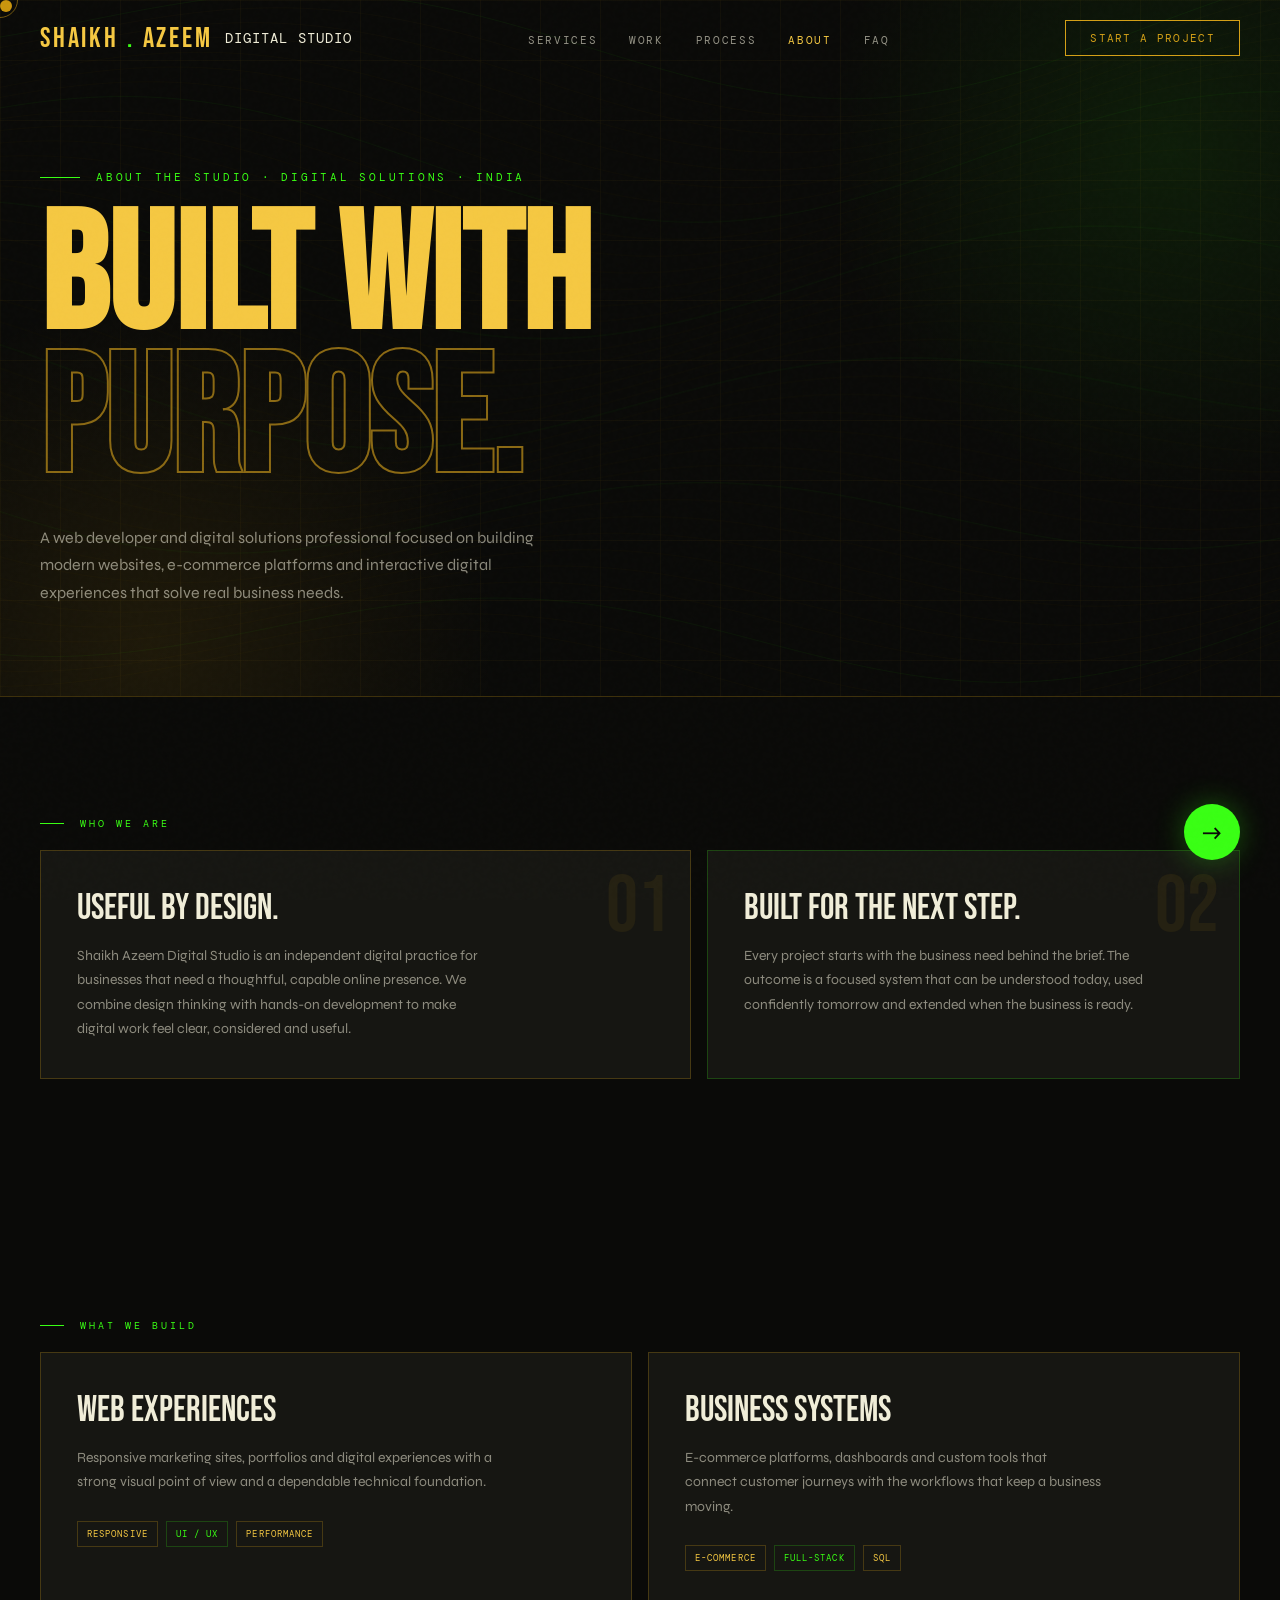
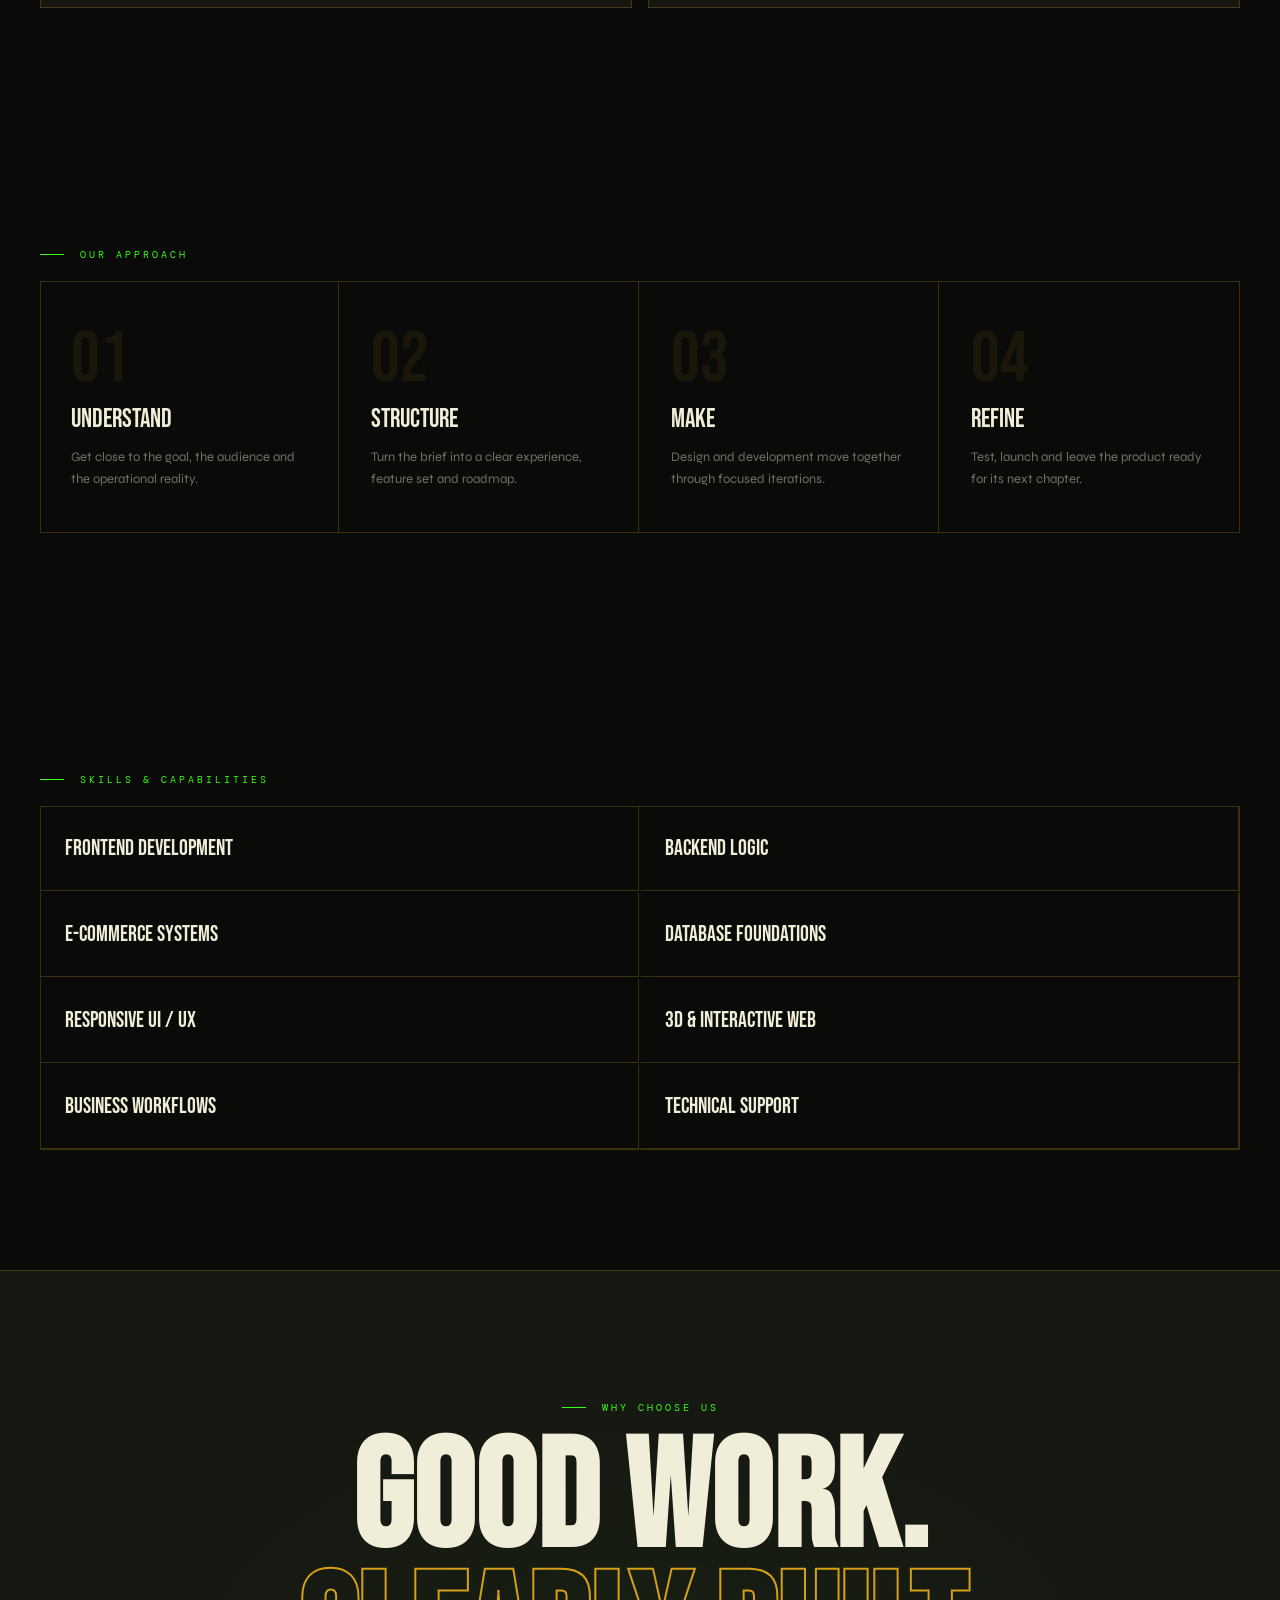
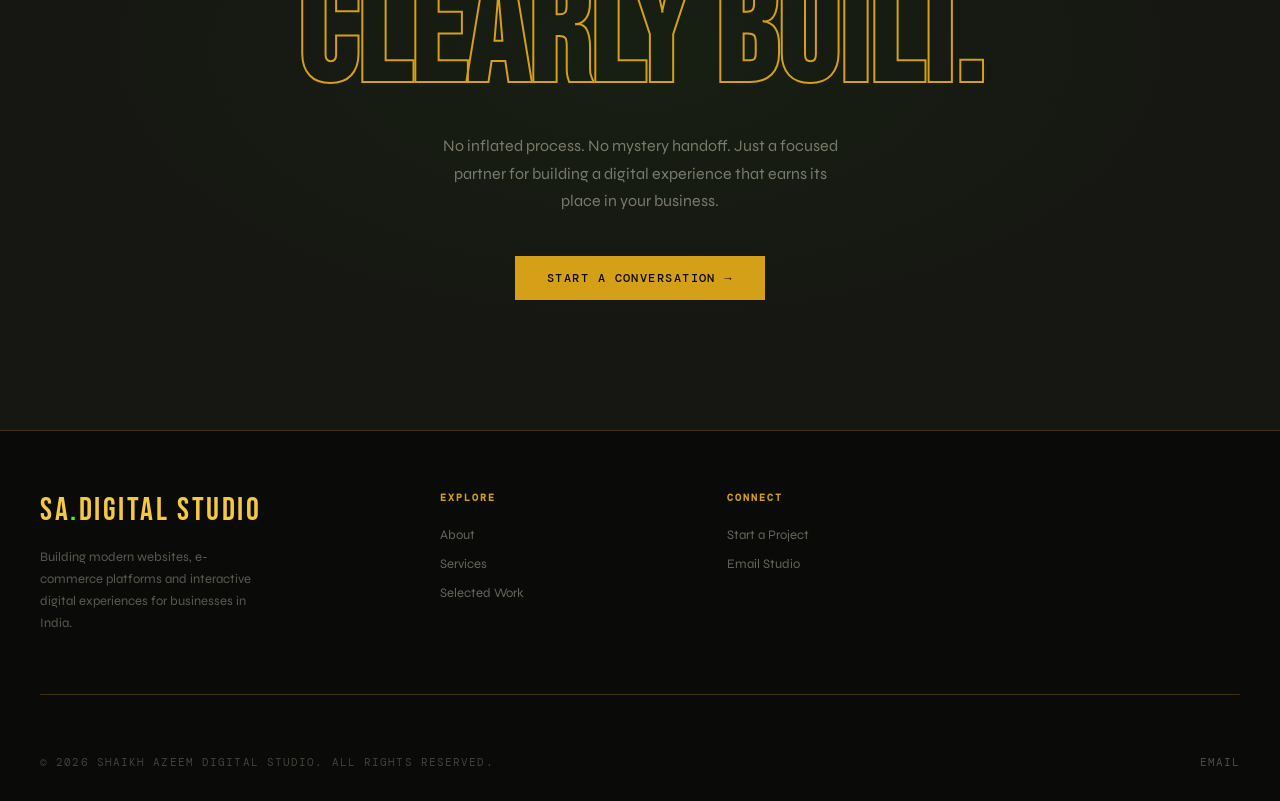
<file: about.html>
<!doctype html>
<html lang="en">
  <head>
    <meta charset="UTF-8" />
    <meta name="viewport" content="width=device-width, initial-scale=1.0" />
    <title>About | Shaikh Azeem Digital Studio</title>
    <meta
      name="description"
      content="Learn about Shaikh Azeem — web developer and founder of SA Studio, building modern websites, e-commerce platforms and digital solutions from Parbhani, Maharashtra."
    />
    <meta
      name="keywords"
      content="Shaikh Azeem, about Shaikh Azeem, SA Digital Studio, web developer Parbhani, web developer Maharashtra, freelance web developer India"
    />
    <meta name="author" content="Shaikh Azeem" />
    <meta name="robots" content="index, follow" />
    <link rel="canonical" href="https://shaikh-azeem.vercel.app/about.html" />
    <meta property="og:title" content="About | Shaikh Azeem Digital Studio" />
    <meta
      property="og:description"
      content="Web developer and founder of SA Studio, building modern websites, e-commerce platforms and digital solutions from Parbhani, Maharashtra."
    />
    <meta
      property="og:url"
      content="https://shaikh-azeem.vercel.app/about.html"
    />
    <meta property="og:type" content="website" />
    <meta property="og:locale" content="en_IN" />
    <link rel="preconnect" href="https://fonts.googleapis.com" />
    <link rel="preconnect" href="https://fonts.gstatic.com" crossorigin />
    <link
      href="https://fonts.googleapis.com/css2?family=Bebas+Neue&family=Syne:wght@400;500;600;700;800&family=DM+Mono:wght@300;400;500&display=swap"
      rel="stylesheet"
    />
    <link rel="stylesheet" href="shared.css" />
  </head>
  <body>
    <div id="cursor"></div>
    <div id="cursor-ring"></div>
    <nav id="nav">
      <a href="index.html" class="nav-logo"
        >SHAIKH<span>.</span>AZEEM <small>DIGITAL STUDIO</small></a
      >
      <ul class="nav-links">
        <li><a href="services.html">Services</a></li>
        <li><a href="projects.html">Work</a></li>
        <li><a href="index.html#process">Process</a></li>
        <li><a href="about.html" class="active">About</a></li>
        <li><a href="index.html#faq">FAQ</a></li>
      </ul>
      <a href="contact.html" class="nav-cta">Start a Project</a>
    </nav>
    <main>
      <section class="page-hero">
        <canvas class="hero-canvas"></canvas>
        <div class="hero-glow"></div>
        <div class="hero-glow gold"></div>
        <div class="page-hero-inner">
          <div class="eyebrow">
            ABOUT THE STUDIO · DIGITAL SOLUTIONS · INDIA
          </div>
          <h1 class="hero-title">
            <span class="gold">BUILT WITH</span><br /><span class="stroke"
              >PURPOSE.</span
            >
          </h1>
          <p class="hero-lede">
            A web developer and digital solutions professional focused on
            building modern websites, e-commerce platforms and interactive
            digital experiences that solve real business needs.
          </p>
        </div>
      </section>
      <section class="page-section">
        <div class="section-label">Who We Are</div>
        <div class="about-grid">
          <article class="panel reveal">
            <div class="number">01</div>
            <h3>USEFUL BY DESIGN.</h3>
            <p>
              Shaikh Azeem Digital Studio is an independent digital practice for
              businesses that need a thoughtful, capable online presence. We
              combine design thinking with hands-on development to make digital
              work feel clear, considered and useful.
            </p>
          </article>
          <article class="panel green reveal">
            <div class="number">02</div>
            <h3>BUILT FOR THE NEXT STEP.</h3>
            <p>
              Every project starts with the business need behind the brief. The
              outcome is a focused system that can be understood today, used
              confidently tomorrow and extended when the business is ready.
            </p>
          </article>
        </div>
      </section>
      <section class="page-section section-tight">
        <div class="section-label">What We Build</div>
        <div class="two-col">
          <article class="info-block reveal">
            <h3>WEB EXPERIENCES</h3>
            <p>
              Responsive marketing sites, portfolios and digital experiences
              with a strong visual point of view and a dependable technical
              foundation.
            </p>
            <div class="tags">
              <span class="tag">Responsive</span
              ><span class="tag green">UI / UX</span
              ><span class="tag">Performance</span>
            </div>
          </article>
          <article class="info-block reveal">
            <h3>BUSINESS SYSTEMS</h3>
            <p>
              E-commerce platforms, dashboards and custom tools that connect
              customer journeys with the workflows that keep a business moving.
            </p>
            <div class="tags">
              <span class="tag">E-Commerce</span
              ><span class="tag green">Full-Stack</span
              ><span class="tag">SQL</span>
            </div>
          </article>
        </div>
      </section>
      <section class="page-section section-tight">
        <div class="section-label">Our Approach</div>
        <div class="process-grid reveal">
          <div class="process-step">
            <div class="step-num">01</div>
            <div class="step-title">UNDERSTAND</div>
            <div class="step-desc">
              Get close to the goal, the audience and the operational reality.
            </div>
          </div>
          <div class="process-step">
            <div class="step-num">02</div>
            <div class="step-title">STRUCTURE</div>
            <div class="step-desc">
              Turn the brief into a clear experience, feature set and roadmap.
            </div>
          </div>
          <div class="process-step">
            <div class="step-num">03</div>
            <div class="step-title">MAKE</div>
            <div class="step-desc">
              Design and development move together through focused iterations.
            </div>
          </div>
          <div class="process-step">
            <div class="step-num">04</div>
            <div class="step-title">REFINE</div>
            <div class="step-desc">
              Test, launch and leave the product ready for its next chapter.
            </div>
          </div>
        </div>
      </section>
      <section class="page-section section-tight">
        <div class="section-label">Skills & Capabilities</div>
        <div class="capability-list reveal">
          <div class="capability">Frontend Development</div>
          <div class="capability">Backend Logic</div>
          <div class="capability">E-Commerce Systems</div>
          <div class="capability">Database Foundations</div>
          <div class="capability">Responsive UI / UX</div>
          <div class="capability">3D & Interactive Web</div>
          <div class="capability">Business Workflows</div>
          <div class="capability">Technical Support</div>
        </div>
      </section>
      <section class="cta">
        <div class="section-label" style="justify-content: center">
          Why Choose Us
        </div>
        <h2 class="cta-title reveal">
          GOOD WORK.<br /><span class="outline">CLEARLY BUILT.</span>
        </h2>
        <p class="cta-copy reveal">
          No inflated process. No mystery handoff. Just a focused partner for
          building a digital experience that earns its place in your business.
        </p>
        <a href="contact.html" class="btn-primary reveal"
          >Start a Conversation →</a
        >
      </section>
    </main>
    <footer>
      <div class="footer-inner">
        <div class="footer-top">
          <div class="footer-brand">
            <a href="index.html" class="logo">SA<span>.</span>DIGITAL STUDIO</a>
            <p>
              Building modern websites, e-commerce platforms and interactive
              digital experiences for businesses in India.
            </p>
          </div>
          <div class="footer-col">
            <h4>Explore</h4>
            <ul>
              <li><a href="about.html">About</a></li>
              <li><a href="services.html">Services</a></li>
              <li><a href="projects.html">Selected Work</a></li>
            </ul>
          </div>
          <div class="footer-col">
            <h4>Connect</h4>
            <ul>
              <li><a href="contact.html">Start a Project</a></li>
              <li>
                <a href="mailto:Shaikhazeem.official@gmail.com">Email Studio</a>
              </li>
            </ul>
          </div>
        </div>
        <div class="footer-bottom">
          <span>© 2026 SHAIKH AZEEM DIGITAL STUDIO. ALL RIGHTS RESERVED.</span>
          <div class="footer-socials">
            <a href="mailto:Shaikhazeem.official@gmail.com">EMAIL</a>
          </div>
        </div>
      </div>
    </footer>
    <nav class="mobile-dock" aria-label="Mobile navigation">
      <a href="index.html"><span>⌂</span>HOME</a
      ><a href="services.html"><span>▦</span>SERVICES</a
      ><a href="projects.html"><span>◫</span>PROJECTS</a
      ><a href="about.html" class="active"><span>◎</span>ABOUT</a
      ><a href="contact.html"><span>✉</span>CONTACT</a>
    </nav>
    <a href="contact.html" class="float-btn" aria-label="Start a project">→</a>
    <script src="shared.js"></script>
  </body>
</html>
</file>
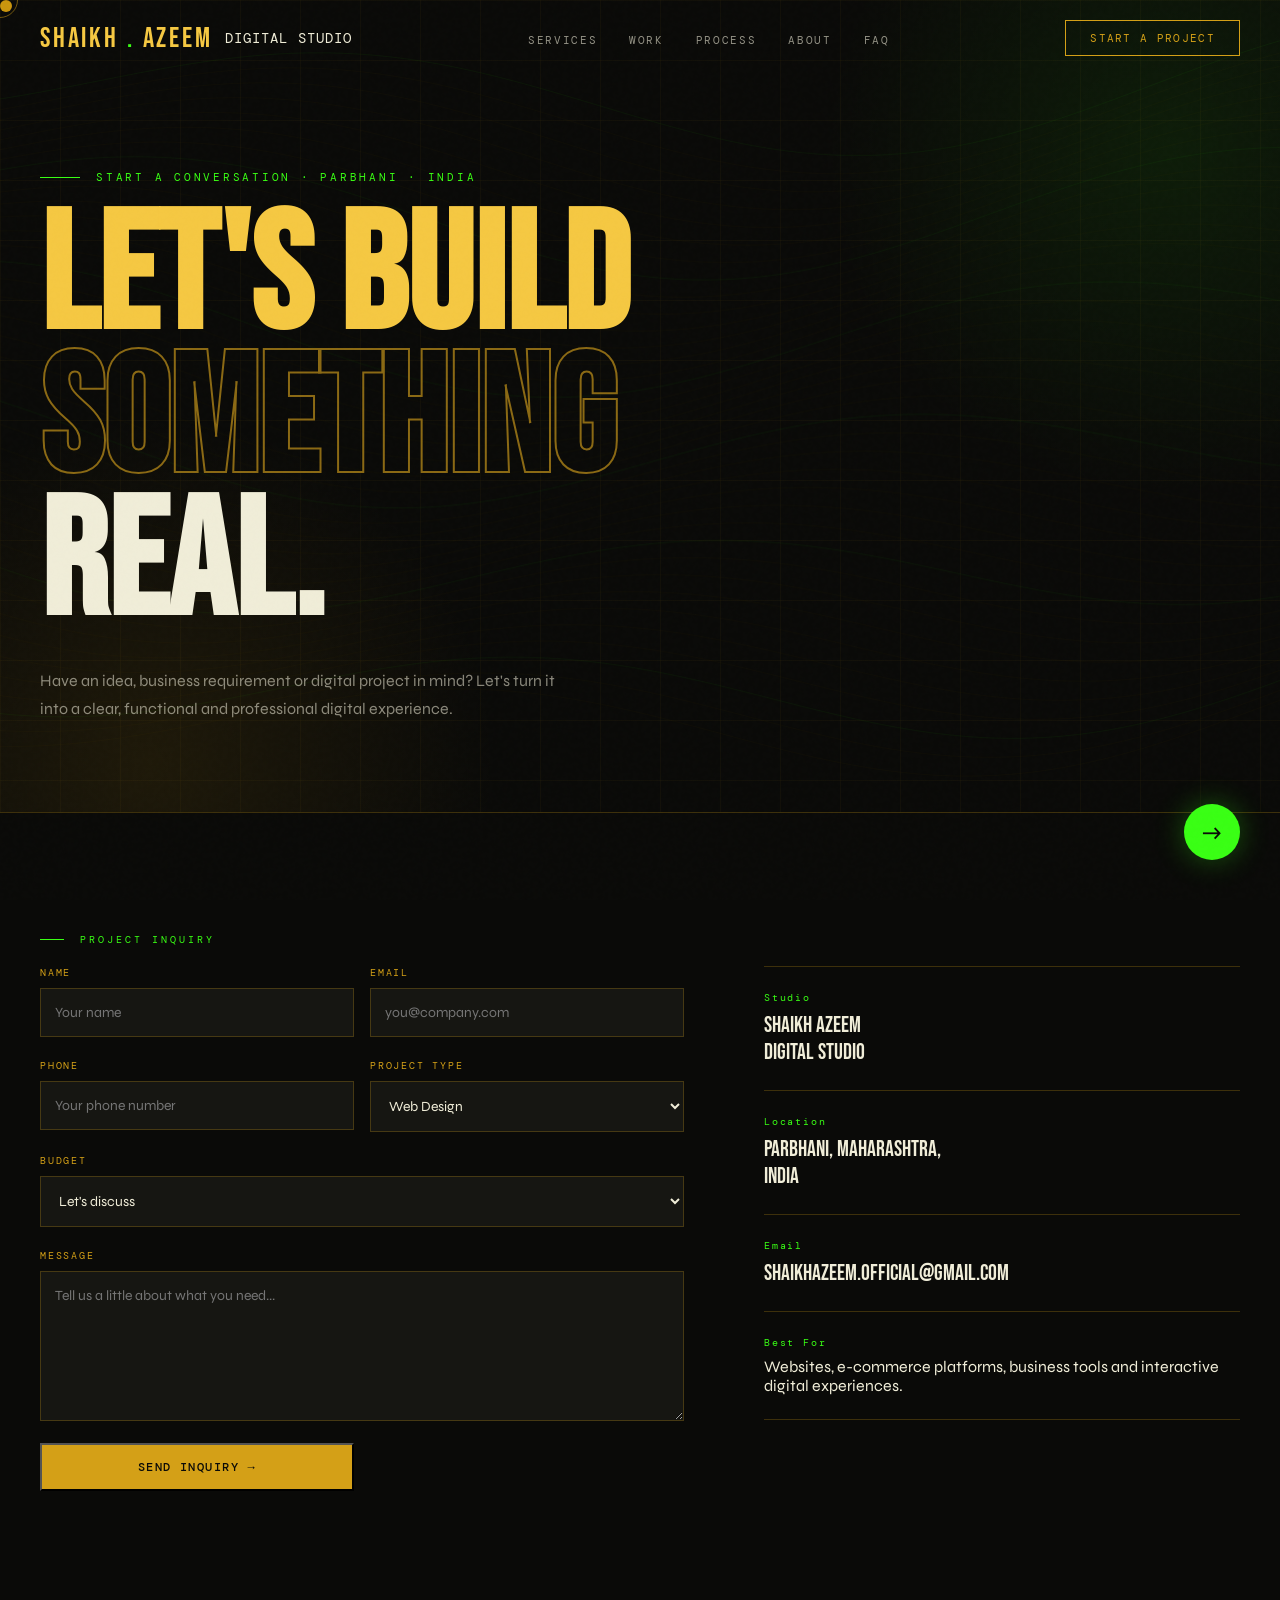
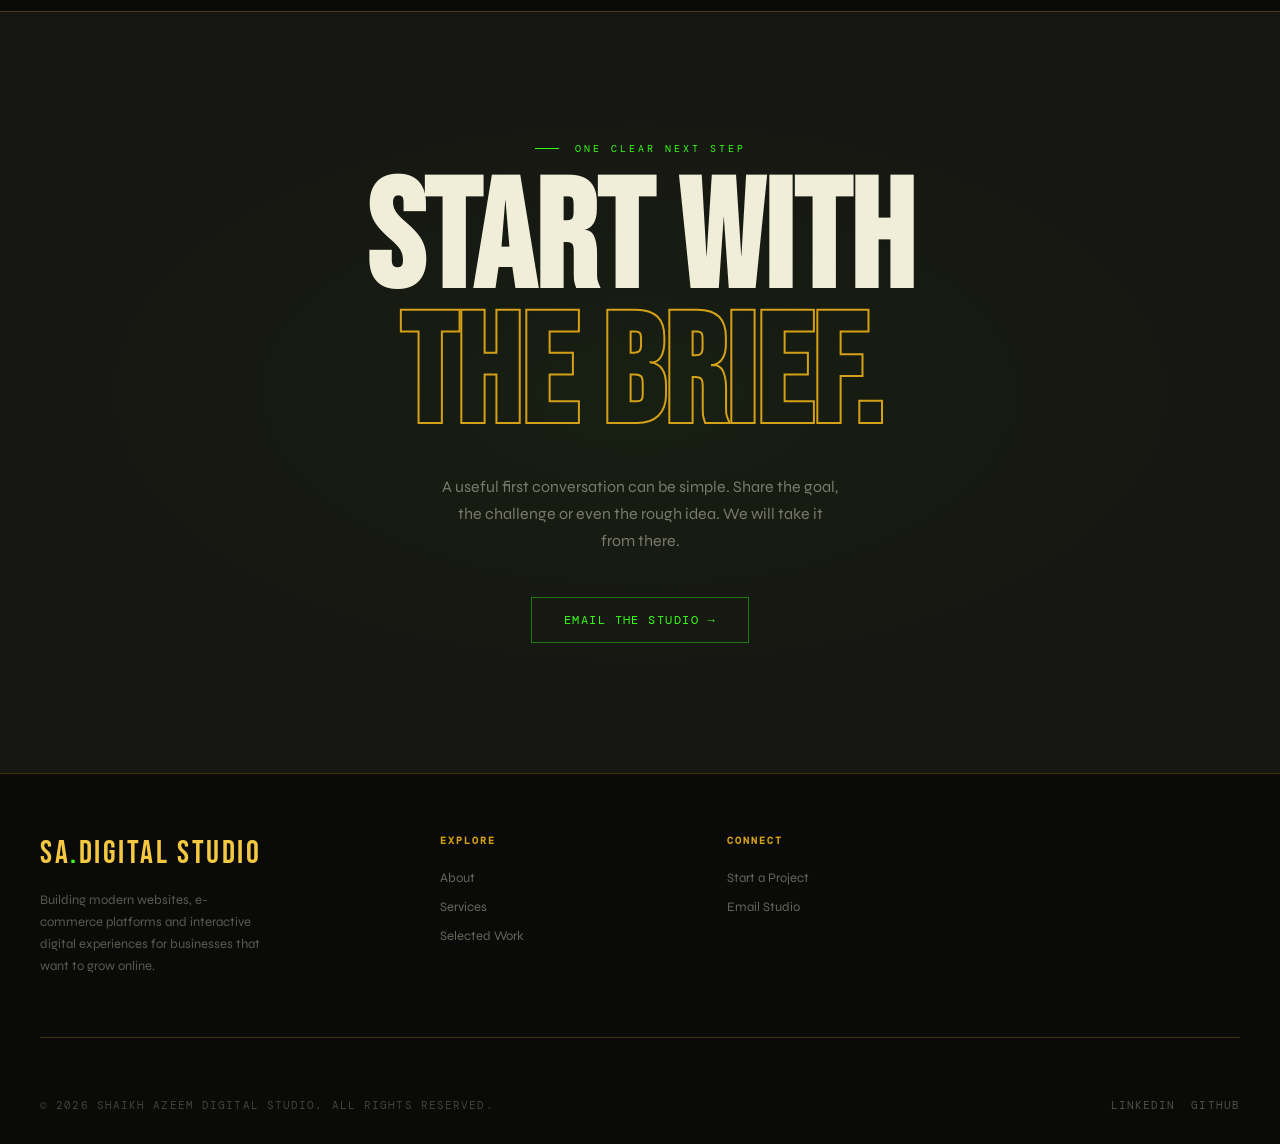
<file: contact.html>
<!doctype html>
<html lang="en">
  <head>
    <meta charset="UTF-8" />
    <meta name="viewport" content="width=device-width, initial-scale=1.0" />
    <title>Contact | Shaikh Azeem Digital Studio</title>
    <meta
      name="description"
      content="Get in touch with Shaikh Azeem — start a web development, e-commerce or digital solutions project. Based in Parbhani, Maharashtra."
    />
    <meta
      name="keywords"
      content="contact Shaikh Azeem, hire web developer Parbhani, SA Digital Studio contact, start a web project India"
    />
    <meta name="author" content="Shaikh Azeem" />
    <meta name="robots" content="index, follow" />
    <link rel="canonical" href="https://shaikh-azeem.vercel.app/contact.html" />
    <meta property="og:title" content="Contact | Shaikh Azeem Digital Studio" />
    <meta
      property="og:description"
      content="Start a web development, e-commerce or digital solutions project with Shaikh Azeem, SA Digital Studio."
    />
    <meta
      property="og:url"
      content="https://shaikh-azeem.vercel.app/contact.html"
    />
    <meta property="og:type" content="website" />
    <meta property="og:locale" content="en_IN" />
    <link rel="preconnect" href="https://fonts.googleapis.com" />
    <link rel="preconnect" href="https://fonts.gstatic.com" crossorigin />
    <link
      href="https://fonts.googleapis.com/css2?family=Bebas+Neue&family=Syne:wght@400;500;600;700;800&family=DM+Mono:wght@300;400;500&display=swap"
      rel="stylesheet"
    />
    <link rel="stylesheet" href="shared.css" />
  </head>
  <body>
    <div id="cursor"></div>
    <div id="cursor-ring"></div>
    <nav id="nav">
      <a href="index.html" class="nav-logo"
        >SHAIKH<span>.</span>AZEEM <small>DIGITAL STUDIO</small></a
      >
      <ul class="nav-links">
        <li><a href="services.html">Services</a></li>
        <li><a href="projects.html">Work</a></li>
        <li><a href="index.html#process">Process</a></li>
        <li><a href="index.html#faq">FAQ</a></li>
      </ul>
      <a href="contact.html" class="nav-cta active">Start a Project</a>
    </nav>
    <main>
      <section class="page-hero">
        <canvas class="hero-canvas"></canvas>
        <div class="hero-glow"></div>
        <div class="hero-glow gold"></div>
        <div class="page-hero-inner">
          <div class="eyebrow">START A CONVERSATION · PARBHANI · INDIA</div>
          <h1 class="hero-title">
            <span class="gold">LET'S BUILD</span><br /><span class="stroke"
              >SOMETHING</span
            ><br />REAL.
          </h1>
          <p class="hero-lede">
            Have an idea, business requirement or digital project in mind? Let's
            turn it into a clear, functional and professional digital
            experience.
          </p>
        </div>
      </section>
      <section class="page-section">
        <div class="section-label">Project Inquiry</div>
        <div class="form-layout">
          <form
            class="contact-form reveal"
            id="inquiry-form"
            action="https://api.web3forms.com/submit"
            method="POST"
          >
            <input
              type="hidden"
              name="access_key"
              value="76d09463-68ba-4b85-a599-b785f2d6e53b"
            /><input
              type="hidden"
              name="subject"
              value="New Project Inquiry — SA Digital Studio"
            /><input
              type="checkbox"
              name="botcheck"
              class="hidden"
              style="display: none"
            />
            <div class="field">
              <label class="form-label" for="name">Name</label
              ><input
                id="name"
                name="name"
                type="text"
                placeholder="Your name"
                required
              />
            </div>
            <div class="field">
              <label class="form-label" for="email">Email</label
              ><input
                id="email"
                name="email"
                type="email"
                placeholder="you@company.com"
                required
              />
            </div>
            <div class="field">
              <label class="form-label" for="phone">Phone</label
              ><input
                id="phone"
                name="phone"
                type="tel"
                placeholder="Your phone number"
              />
            </div>
            <div class="field">
              <label class="form-label" for="type">Project Type</label
              ><select id="type" name="project_type">
                <option>Web Design</option>
                <option>Web Development</option>
                <option>E-Commerce</option>
                <option>3D & Interactive Web</option>
                <option>Business Solutions</option>
                <option>Other</option>
              </select>
            </div>
            <div class="field full">
              <label class="form-label" for="budget">Budget</label
              ><select id="budget" name="budget">
                <option>Let's discuss</option>
                <option>Under ₹50,000</option>
                <option>₹50,000 - ₹1,00,000</option>
                <option>₹1,00,000+</option>
              </select>
            </div>
            <div class="field full">
              <label class="form-label" for="message">Message</label
              ><textarea
                id="message"
                name="message"
                placeholder="Tell us a little about what you need..."
              ></textarea>
            </div>
            <button class="btn-primary" type="submit" id="submit-btn">
              Send Inquiry →
            </button>
            <p id="form-result" style="margin-top: 12px; font-size: 14px"></p>
          </form>
          <script>
            document
              .getElementById("inquiry-form")
              .addEventListener("submit", function (e) {
                e.preventDefault();
                const form = e.target;
                const btn = document.getElementById("submit-btn");
                const result = document.getElementById("form-result");
                btn.disabled = true;
                btn.textContent = "Sending...";
                result.textContent = "";
                fetch(form.action, {
                  method: "POST",
                  body: new FormData(form),
                  headers: { Accept: "application/json" },
                })
                  .then((res) => res.json())
                  .then((data) => {
                    if (data.success) {
                      result.style.color = "#39ff14";
                      result.textContent =
                        "Thanks! Your message has been sent — I'll get back to you soon.";
                      form.reset();
                    } else {
                      result.style.color = "#f5c842";
                      result.textContent =
                        "Something went wrong. Please email directly at Shaikhazeem.official@gmail.com.";
                    }
                  })
                  .catch(() => {
                    result.style.color = "#f5c842";
                    result.textContent =
                      "Something went wrong. Please email directly at Shaikhazeem.official@gmail.com.";
                  })
                  .finally(() => {
                    btn.disabled = false;
                    btn.textContent = "Send Inquiry →";
                  });
              });
          </script>
          <aside class="contact-details reveal-r">
            <div class="contact-line">
              <small>Studio</small
              ><strong>SHAIKH AZEEM<br />DIGITAL STUDIO</strong>
            </div>
            <div class="contact-line">
              <small>Location</small
              ><strong>Parbhani, Maharashtra,<br />India</strong>
            </div>
            <div class="contact-line">
              <small>Email</small
              ><a href="mailto:Shaikhazeem.official@gmail.com"
                >Shaikhazeem.official@gmail.com</a
              >
            </div>
            <div class="contact-line">
              <small>Best For</small>
              <p>
                Websites, e-commerce platforms, business tools and interactive
                digital experiences.
              </p>
            </div>
          </aside>
        </div>
      </section>
      <section class="cta">
        <div class="section-label" style="justify-content: center">
          One Clear Next Step
        </div>
        <h2 class="cta-title reveal">
          START WITH<br /><span class="outline">THE BRIEF.</span>
        </h2>
        <p class="cta-copy reveal">
          A useful first conversation can be simple. Share the goal, the
          challenge or even the rough idea. We will take it from there.
        </p>
        <a
          href="mailto:Shaikhazeem.official@gmail.com"
          class="btn-outline reveal"
          >Email The Studio →</a
        >
      </section>
    </main>
    <footer>
      <div class="footer-inner">
        <div class="footer-top">
          <div class="footer-brand">
            <a href="index.html" class="logo">SA<span>.</span>DIGITAL STUDIO</a>
            <p>
              Building modern websites, e-commerce platforms and interactive
              digital experiences for businesses that want to grow online.
            </p>
          </div>
          <div class="footer-col">
            <h4>Explore</h4>
            <ul>
              <li><a href="about.html">About</a></li>
              <li><a href="services.html">Services</a></li>
              <li><a href="projects.html">Selected Work</a></li>
            </ul>
          </div>
          <div class="footer-col">
            <h4>Connect</h4>
            <ul>
              <li><a href="contact.html">Start a Project</a></li>
              <li>
                <a href="mailto:Shaikhazeem.official@gmail.com">Email Studio</a>
              </li>
            </ul>
          </div>
        </div>
        <div class="footer-bottom">
          <span>© 2026 SHAIKH AZEEM DIGITAL STUDIO. ALL RIGHTS RESERVED.</span>
          <div class="footer-socials">
            <a href="contact.html">LINKEDIN</a><a href="contact.html">GITHUB</a>
          </div>
        </div>
      </div>
    </footer>
    <nav class="mobile-dock">
      <a href="index.html"><span>⌂</span>HOME</a
      ><a href="services.html"><span>▦</span>SERVICES</a
      ><a href="projects.html"><span>◫</span>PROJECTS</a
      ><a href="about.html"><span>◎</span>ABOUT</a
      ><a href="contact.html" class="active"><span>✉</span>CONTACT</a>
    </nav>
    <a href="contact.html" class="float-btn" aria-label="Start a project">→</a>
    <script src="shared.js"></script>
  </body>
</html>
</file>
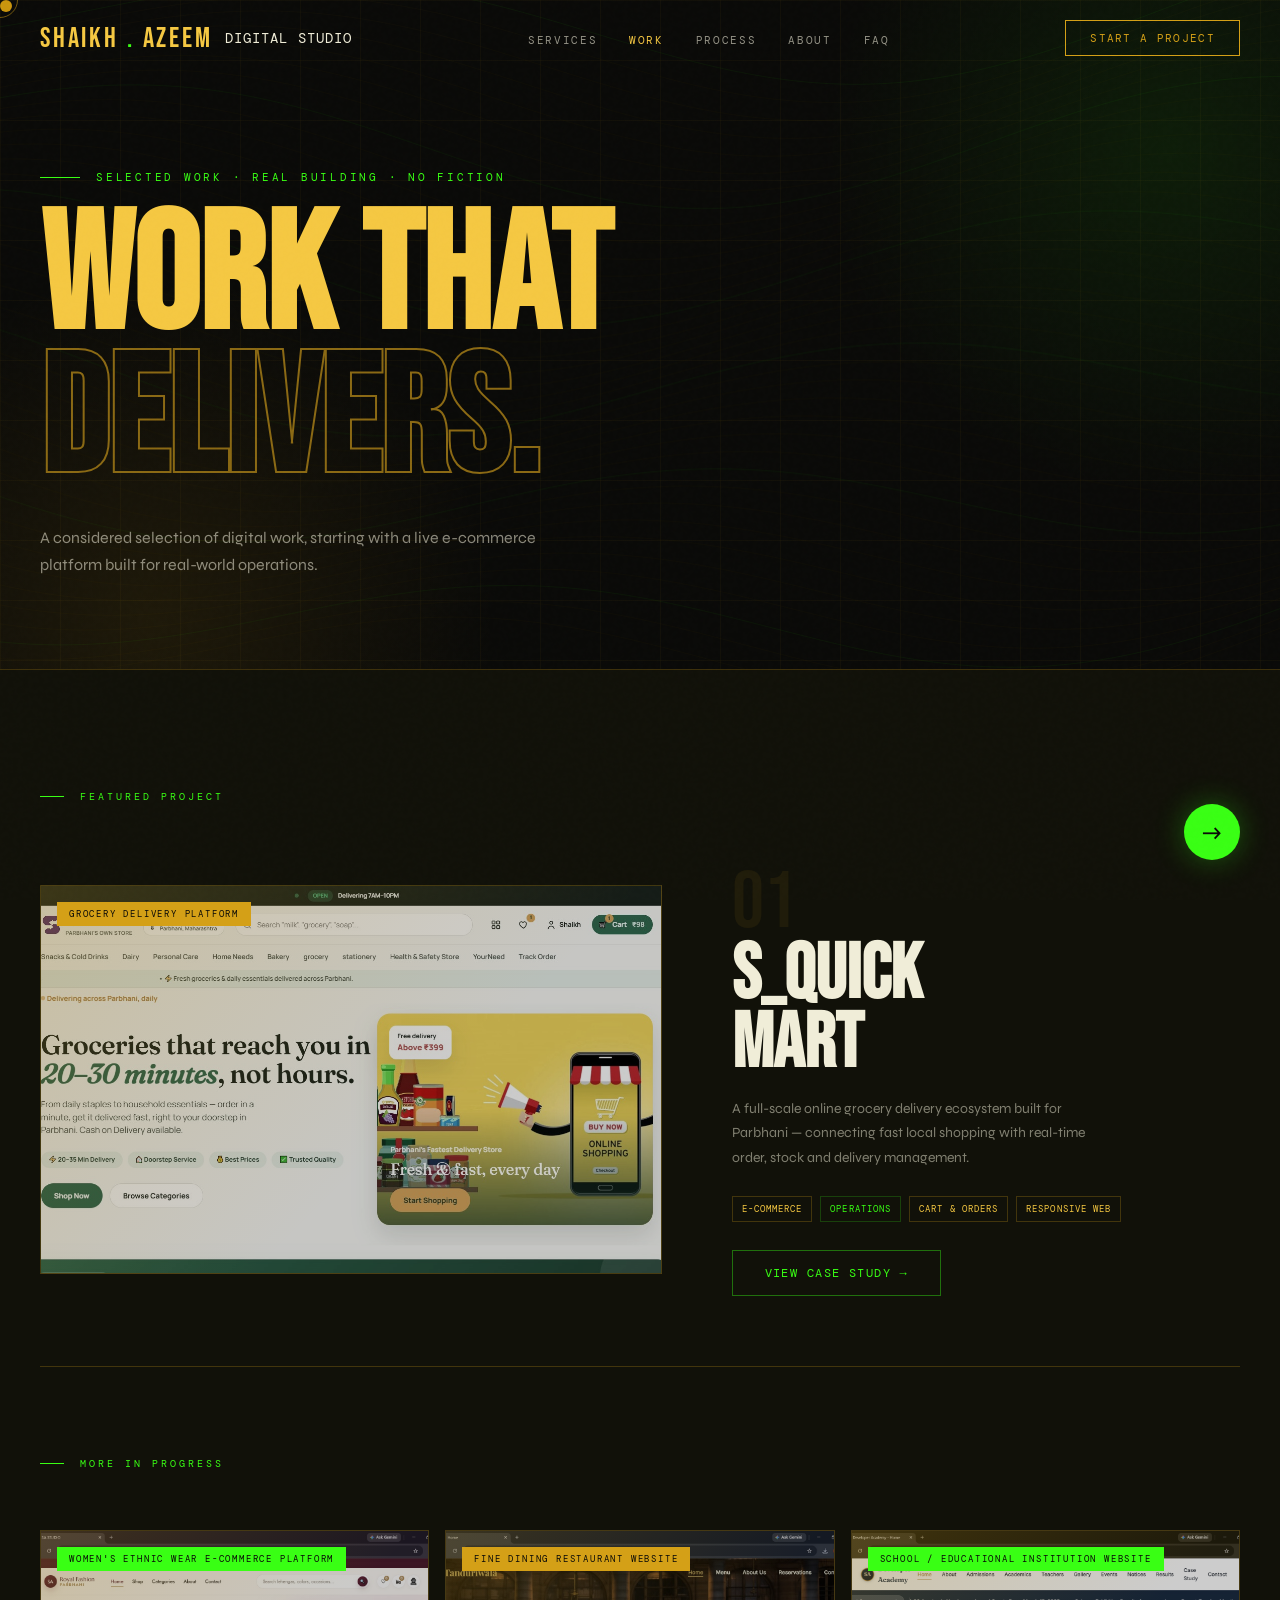
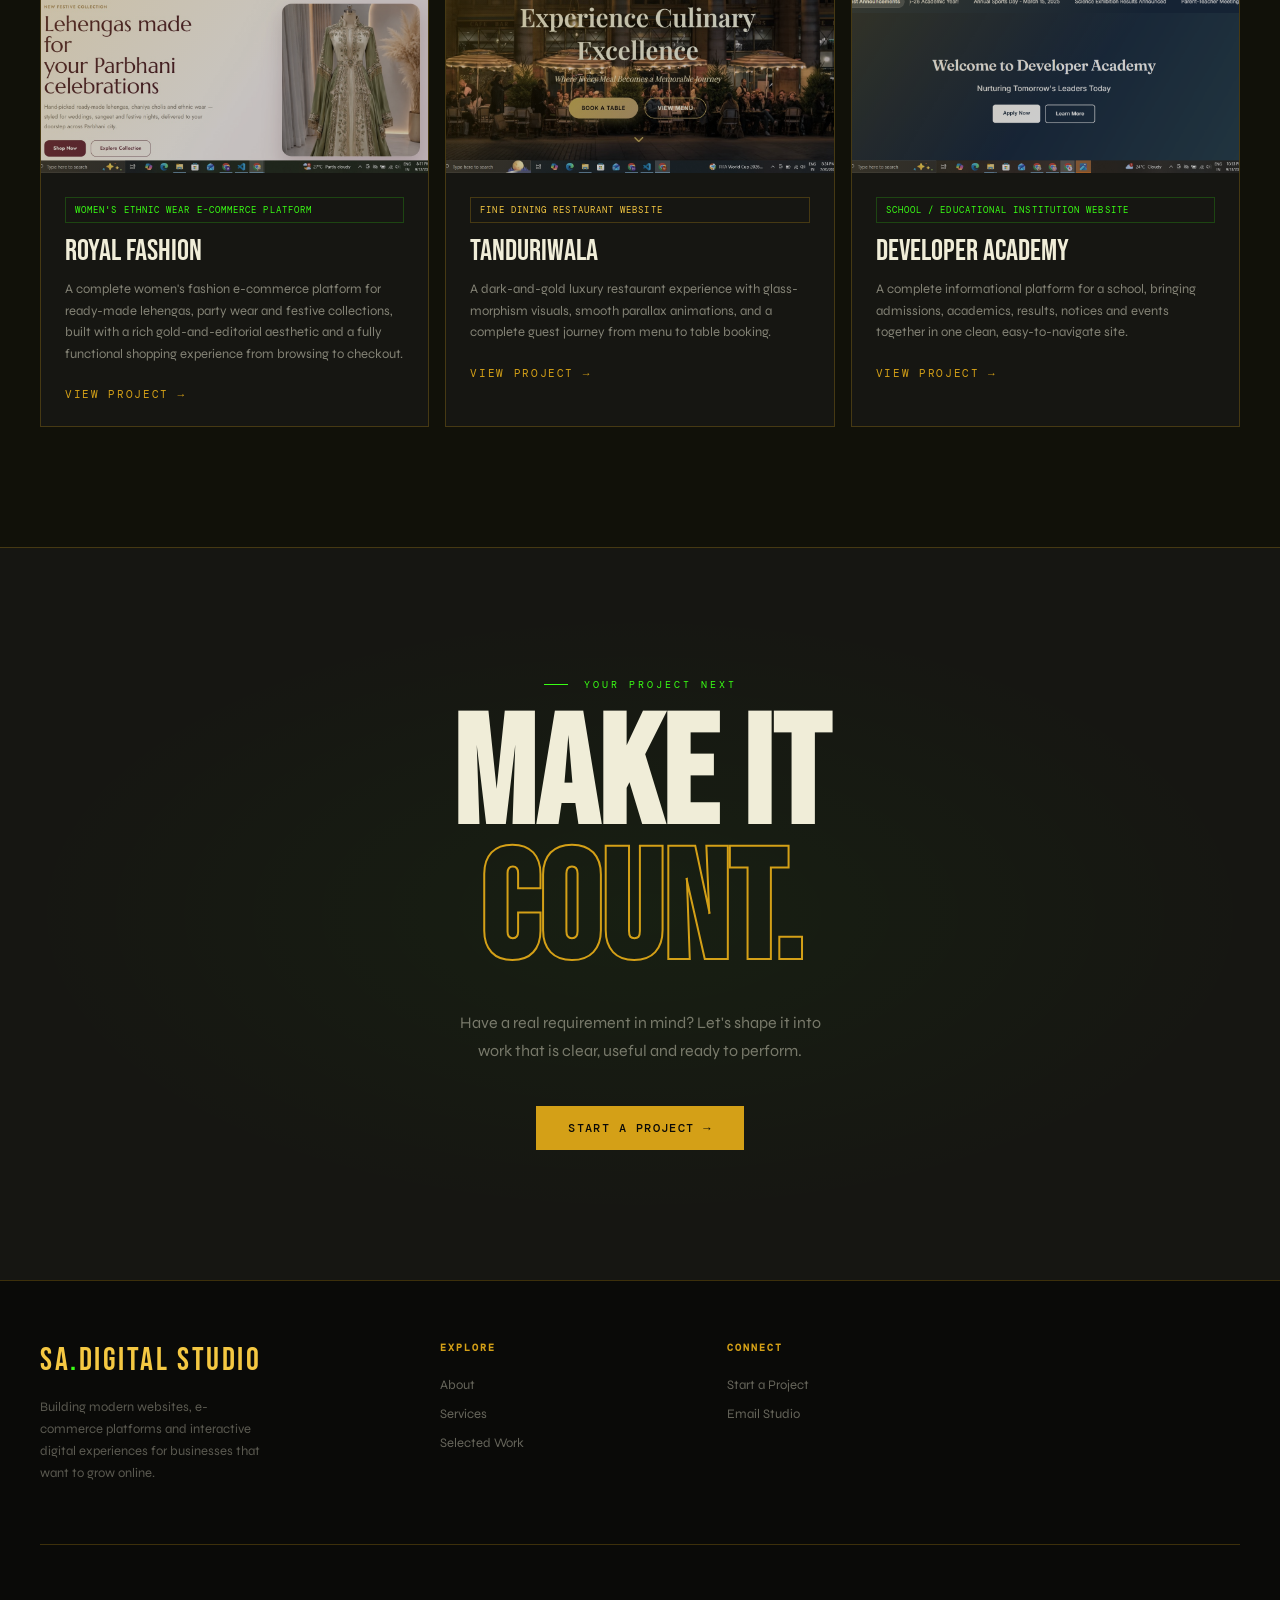
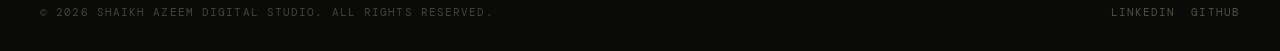
<file: projects.html>
<!doctype html>
<html lang="en">
  <head>
    <meta charset="UTF-8" />
    <meta name="viewport" content="width=device-width, initial-scale=1.0" />
    <title>Projects | Shaikh Azeem Digital Studio</title>
    <meta name="description" content="Selected web development work by Shaikh Azeem — including S_Quick Mart, a live grocery delivery platform, and other client projects in web design and e-commerce." />
    <meta name="keywords" content="Shaikh Azeem projects, SA Digital Studio portfolio, S_Quick Mart, web developer portfolio India, e-commerce project Parbhani" />
    <meta name="author" content="Shaikh Azeem" />
    <meta name="robots" content="index, follow" />
    <link rel="canonical" href="https://shaikh-azeem.vercel.app/projects.html" />
    <meta property="og:title" content="Projects | Shaikh Azeem Digital Studio" />
    <meta property="og:description" content="Selected web development work by Shaikh Azeem, including S_Quick Mart and other client projects." />
    <meta property="og:url" content="https://shaikh-azeem.vercel.app/projects.html" />
    <meta property="og:type" content="website" />
    <meta property="og:locale" content="en_IN" />
    <link rel="preconnect" href="https://fonts.googleapis.com" />
    <link rel="preconnect" href="https://fonts.gstatic.com" crossorigin />
    <link
      href="https://fonts.googleapis.com/css2?family=Bebas+Neue&family=Syne:wght@400;500;600;700;800&family=DM+Mono:wght@300;400;500&display=swap"
      rel="stylesheet"
    />
    <link rel="stylesheet" href="shared.css" />
  </head>
  <body>
    <div id="cursor"></div>
    <div id="cursor-ring"></div>
    <nav id="nav">
      <a href="index.html" class="nav-logo"
        >SHAIKH<span>.</span>AZEEM <small>DIGITAL STUDIO</small></a
      >
      <ul class="nav-links">
        <li><a href="services.html">Services</a></li>
        <li><a href="projects.html" class="active">Work</a></li>
        <li><a href="index.html#process">Process</a></li>
        <li><a href="index.html#faq">FAQ</a></li>
      </ul>
      <a href="contact.html" class="nav-cta">Start a Project</a>
    </nav>
    <main>
      <section class="page-hero">
        <canvas class="hero-canvas"></canvas>
        <div class="hero-glow"></div>
        <div class="hero-glow gold"></div>
        <div class="page-hero-inner">
          <div class="eyebrow">SELECTED WORK · REAL BUILDING · NO FICTION</div>
          <h1 class="hero-title">
            <span class="gold">WORK THAT</span><br /><span class="stroke"
              >DELIVERS.</span
            >
          </h1>
          <p class="hero-lede">
            A considered selection of digital work, starting with a live
            e-commerce platform built for real-world operations.
          </p>
        </div>
      </section>
      <section class="page-section projects-band">
        <div class="inner">
          <div class="section-label">Featured Project</div>
          <div class="featured-project">
            <div class="project-visual reveal-l">
              <img
                src="https://images.unsplash.com/photo-1556742049-0cfed4f6a45d?q=80&w=1400&auto=format&fit=crop"
                alt="Online grocery shopping interface"
              />
              <div class="proj-overlay"></div>
              <div class="proj-label">Live E-Commerce Platform</div>
            </div>
            <div class="reveal-r">
              <div
                class="number"
                style="position: static; margin-bottom: -10px"
              >
                01
              </div>
              <h2 class="project-name">S_QUICK<br />MART</h2>
              <p class="project-copy">
                A complete online grocery platform designed and developed for
                real-world operations, covering products, customers, orders,
                cart management and delivery fulfilment.
              </p>
              <div class="tags">
                <span class="tag">E-Commerce</span
                ><span class="tag green">Operations</span
                ><span class="tag">Cart & Orders</span
                ><span class="tag">Responsive Web</span>
              </div>
              <a
                href="contact.html"
                class="btn-outline"
                style="margin-top: 28px"
                >Discuss A Similar Build →</a
              >
            </div>
          </div>
          <div class="section-label" style="margin-top: 90px">
            More In Progress
          </div>
          <div class="project-grid">
            <article class="project-card reveal">
              <div class="project-visual">
                <div class="proj-overlay"></div>
                <div class="proj-label" style="background: var(--green)">
                  Future Project
                </div>
              </div>
              <div class="project-card-body">
                <div class="tag green">Business Systems</div>
                <h3>OPERATIONS<br />PORTAL</h3>
                <p>
                  A placeholder for the next custom dashboard or internal
                  workflow system.
                </p>
                <a href="contact.html" class="proj-link">VIEW PROJECT →</a>
              </div>
            </article>
            <article class="project-card reveal">
              <div class="project-visual">
                <div class="proj-overlay"></div>
                <div class="proj-label">Future Project</div>
              </div>
              <div class="project-card-body">
                <div class="tag">Interactive Web</div>
                <h3>INTERACTIVE<br />EXPERIENCE</h3>
                <p>
                  A space reserved for a future 3D, motion or immersive web
                  build.
                </p>
                <a href="contact.html" class="proj-link">VIEW PROJECT →</a>
              </div>
            </article>
            <article class="project-card reveal">
              <div class="project-visual">
                <div class="proj-overlay"></div>
                <div class="proj-label" style="background: var(--green)">
                  Future Project
                </div>
              </div>
              <div class="project-card-body">
                <div class="tag green">Digital Identity</div>
                <h3>BRAND<br />SYSTEM</h3>
                <p>
                  A future case study for a brand identity brought to life
                  across digital touchpoints.
                </p>
                <a href="contact.html" class="proj-link">VIEW PROJECT →</a>
              </div>
            </article>
          </div>
        </div>
      </section>
      <section class="cta">
        <div class="section-label" style="justify-content: center">
          Your Project Next
        </div>
        <h2 class="cta-title reveal">
          MAKE IT<br /><span class="outline">COUNT.</span>
        </h2>
        <p class="cta-copy reveal">
          Have a real requirement in mind? Let's shape it into work that is
          clear, useful and ready to perform.
        </p>
        <a href="contact.html" class="btn-primary reveal">Start A Project →</a>
      </section>
    </main>
    <footer>
      <div class="footer-inner">
        <div class="footer-top">
          <div class="footer-brand">
            <a href="index.html" class="logo">SA<span>.</span>DIGITAL STUDIO</a>
            <p>
              Building modern websites, e-commerce platforms and interactive
              digital experiences for businesses that want to grow online.
            </p>
          </div>
          <div class="footer-col">
            <h4>Explore</h4>
            <ul>
              <li><a href="about.html">About</a></li>
              <li><a href="services.html">Services</a></li>
              <li><a href="projects.html">Selected Work</a></li>
            </ul>
          </div>
          <div class="footer-col">
            <h4>Connect</h4>
            <ul>
              <li><a href="contact.html">Start a Project</a></li>
              <li>
                <a href="mailto:Shaikhazeem.official@gmail.com">Email Studio</a>
              </li>
            </ul>
          </div>
        </div>
        <div class="footer-bottom">
          <span>© 2026 SHAIKH AZEEM DIGITAL STUDIO. ALL RIGHTS RESERVED.</span>
          <div class="footer-socials">
            <a href="projects.html">LINKEDIN</a
            ><a href="projects.html">GITHUB</a>
          </div>
        </div>
      </div>
    </footer>
    <nav class="mobile-dock">
      <a href="index.html"><span>⌂</span>HOME</a
      ><a href="services.html"><span>▦</span>SERVICES</a
      ><a href="projects.html" class="active"><span>◫</span>PROJECTS</a
      ><a href="about.html"><span>◎</span>ABOUT</a
      ><a href="contact.html"><span>✉</span>CONTACT</a>
    </nav>
    <a href="contact.html" class="float-btn" aria-label="Start a project">→</a>
    <script src="shared.js"></script>
  </body>
</html>
</file>
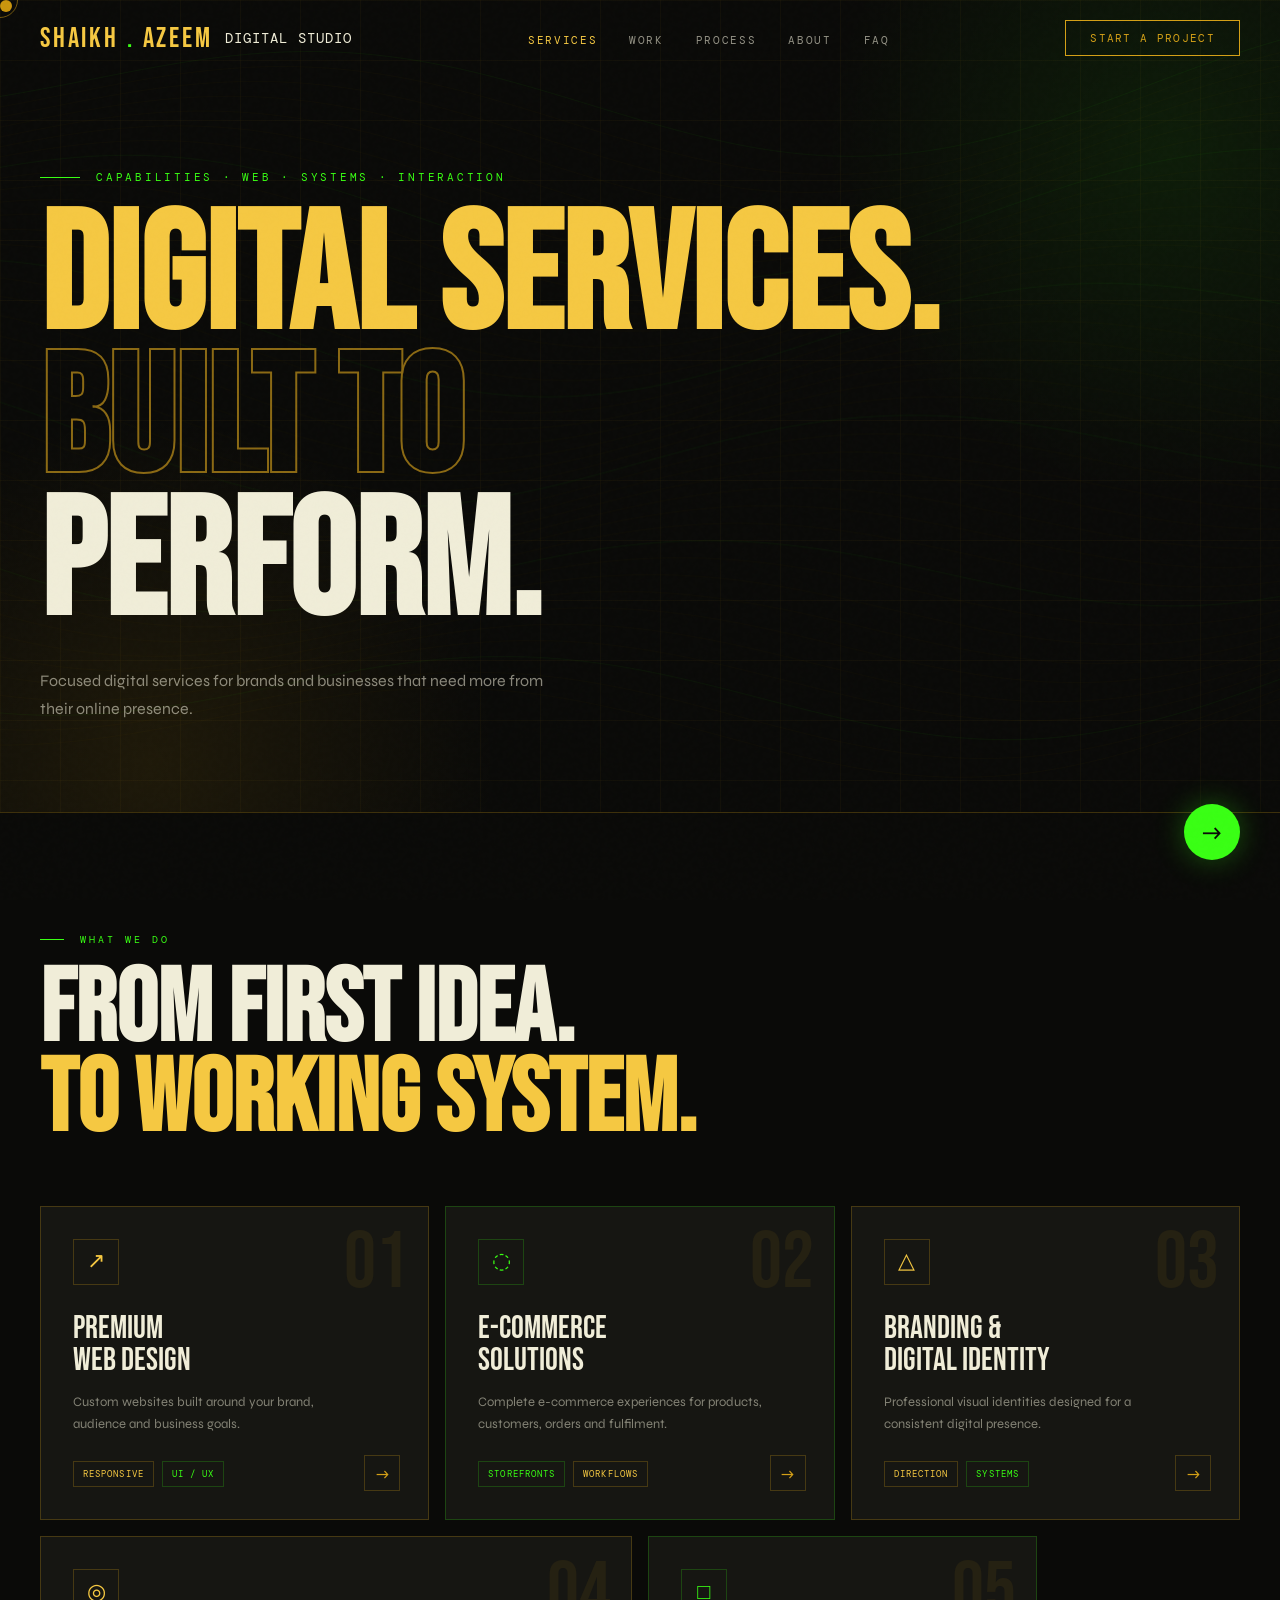
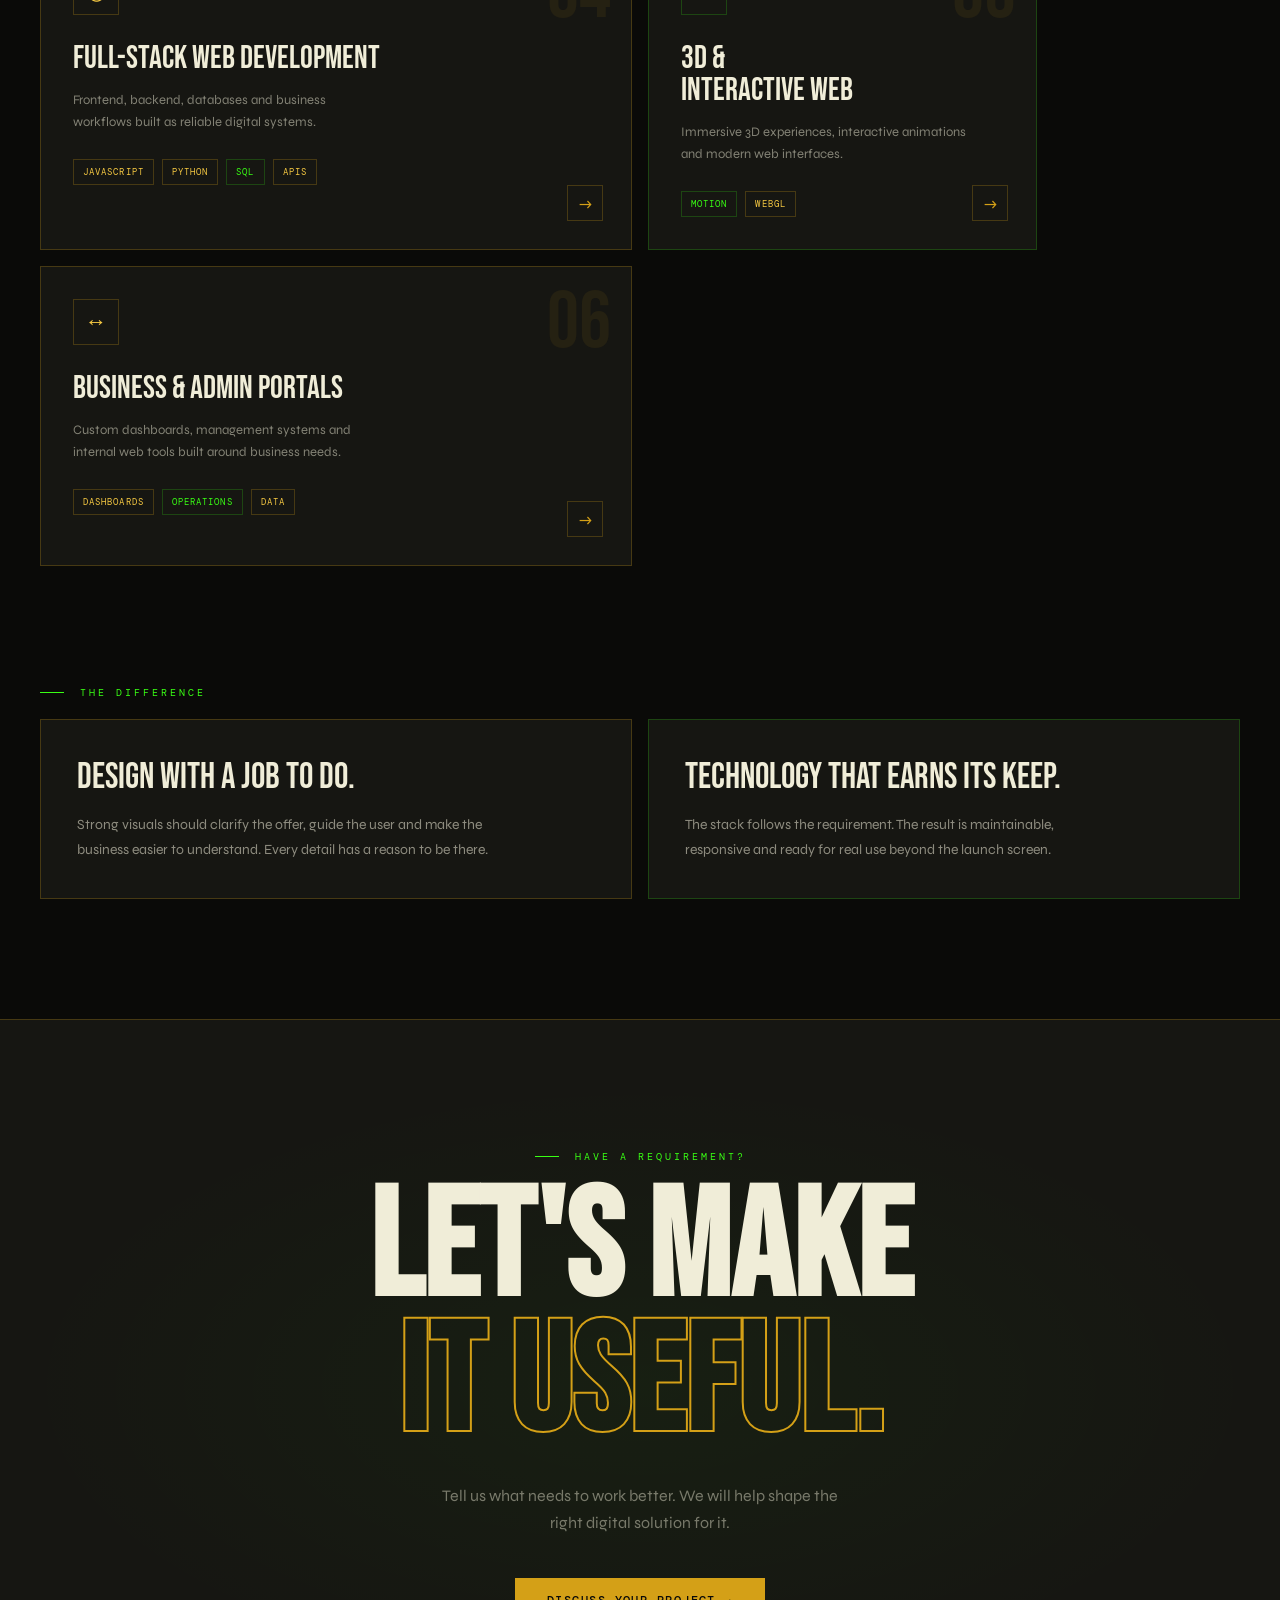
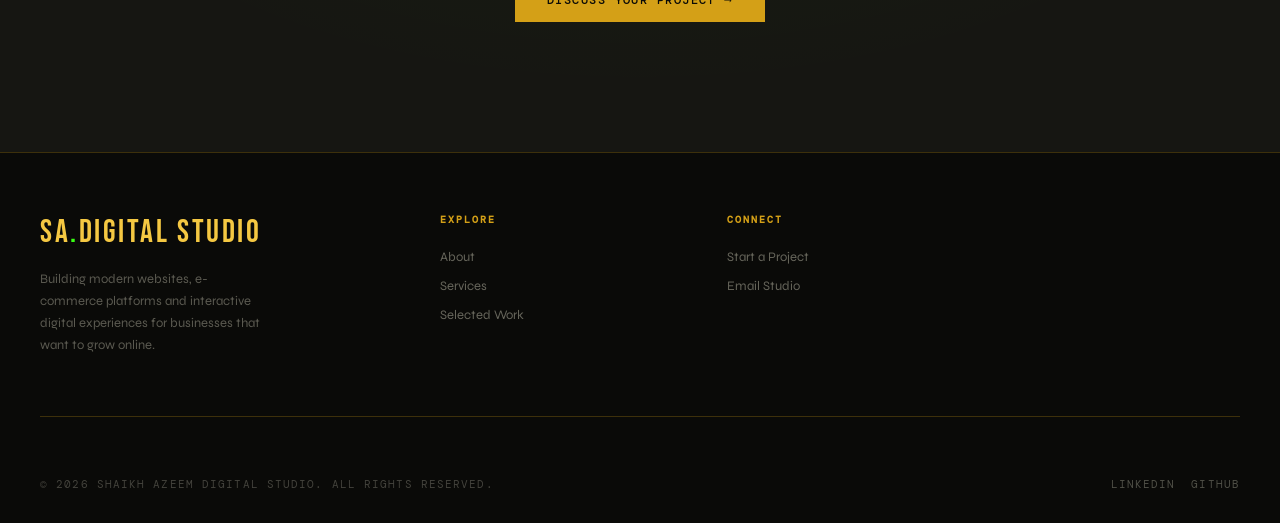
<file: services.html>
<!doctype html>
<html lang="en">
  <head>
    <meta charset="UTF-8" />
    <meta name="viewport" content="width=device-width, initial-scale=1.0" />
    <title>Services | Shaikh Azeem Digital Studio</title>
    <meta
      name="description"
      content="Web design, e-commerce solutions, full-stack development, 3D & interactive web, and business admin portals — digital services by Shaikh Azeem, SA Studio, Parbhani."
    />
    <meta
      name="keywords"
      content="web design Parbhani, e-commerce developer India, full-stack developer, business portal development, 3D interactive web, SA Digital Studio services"
    />
    <meta name="author" content="Shaikh Azeem" />
    <meta name="robots" content="index, follow" />
    <link
      rel="canonical"
      href="https://shaikh-azeem.vercel.app/services.html"
    />
    <meta
      property="og:title"
      content="Services | Shaikh Azeem Digital Studio"
    />
    <meta
      property="og:description"
      content="Web design, e-commerce solutions, full-stack development and business admin portals built by Shaikh Azeem, SA Studio."
    />
    <meta
      property="og:url"
      content="https://shaikh-azeem.vercel.app/services.html"
    />
    <meta property="og:type" content="website" />
    <meta property="og:locale" content="en_IN" />
    <link rel="preconnect" href="https://fonts.googleapis.com" />
    <link rel="preconnect" href="https://fonts.gstatic.com" crossorigin />
    <link
      href="https://fonts.googleapis.com/css2?family=Bebas+Neue&family=Syne:wght@400;500;600;700;800&family=DM+Mono:wght@300;400;500&display=swap"
      rel="stylesheet"
    />
    <link rel="stylesheet" href="shared.css" />
  </head>
  <body>
    <div id="cursor"></div>
    <div id="cursor-ring"></div>
    <nav id="nav">
      <a href="index.html" class="nav-logo"
        >SHAIKH<span>.</span>AZEEM <small>DIGITAL STUDIO</small></a
      >
      <ul class="nav-links">
        <li><a href="services.html" class="active">Services</a></li>
        <li><a href="projects.html">Work</a></li>
        <li><a href="index.html#process">Process</a></li>
        <li><a href="index.html#faq">FAQ</a></li>
      </ul>
      <a href="contact.html" class="nav-cta">Start a Project</a>
    </nav>
    <main>
      <section class="page-hero">
        <canvas class="hero-canvas"></canvas>
        <div class="hero-glow"></div>
        <div class="hero-glow gold"></div>
        <div class="page-hero-inner">
          <div class="eyebrow">CAPABILITIES · WEB · SYSTEMS · INTERACTION</div>
          <h1 class="hero-title">
            <span class="gold">DIGITAL SERVICES.</span><br /><span
              class="stroke"
              >BUILT TO</span
            ><br />PERFORM.
          </h1>
          <p class="hero-lede">
            Focused digital services for brands and businesses that need more
            from their online presence.
          </p>
        </div>
      </section>
      <section class="page-section">
        <div class="section-label">What We Do</div>
        <h2 class="section-title reveal">
          FROM FIRST IDEA.<br /><span class="g">TO WORKING SYSTEM.</span>
        </h2>
        <div class="services-grid">
          <article class="service-card reveal">
            <div class="number">01</div>
            <div class="service-icon">↗</div>
            <h3>PREMIUM<br />WEB DESIGN</h3>
            <p>
              Custom websites built around your brand, audience and business
              goals.
            </p>
            <div class="tags">
              <span class="tag">Responsive</span
              ><span class="tag green">UI / UX</span>
            </div>
            <div class="service-arrow">→</div>
          </article>
          <article class="service-card green reveal">
            <div class="number">02</div>
            <div class="service-icon">◌</div>
            <h3>E-COMMERCE<br />SOLUTIONS</h3>
            <p>
              Complete e-commerce experiences for products, customers, orders
              and fulfilment.
            </p>
            <div class="tags">
              <span class="tag green">Storefronts</span
              ><span class="tag">Workflows</span>
            </div>
            <div class="service-arrow">→</div>
          </article>
          <article class="service-card reveal">
            <div class="number">03</div>
            <div class="service-icon">△</div>
            <h3>BRANDING &<br />DIGITAL IDENTITY</h3>
            <p>
              Professional visual identities designed for a consistent digital
              presence.
            </p>
            <div class="tags">
              <span class="tag">Direction</span
              ><span class="tag green">Systems</span>
            </div>
            <div class="service-arrow">→</div>
          </article>
          <article class="service-card wide reveal">
            <div class="number">04</div>
            <div class="service-icon">◎</div>
            <h3>FULL-STACK WEB DEVELOPMENT</h3>
            <p>
              Frontend, backend, databases and business workflows built as
              reliable digital systems.
            </p>
            <div class="tags">
              <span class="tag">JavaScript</span><span class="tag">Python</span
              ><span class="tag green">SQL</span><span class="tag">APIs</span>
            </div>
            <div class="service-arrow">→</div>
          </article>
          <article class="service-card green reveal">
            <div class="number">05</div>
            <div class="service-icon">□</div>
            <h3>3D &<br />INTERACTIVE WEB</h3>
            <p>
              Immersive 3D experiences, interactive animations and modern web
              interfaces.
            </p>
            <div class="tags">
              <span class="tag green">Motion</span
              ><span class="tag">WebGL</span>
            </div>
            <div class="service-arrow">→</div>
          </article>
          <article class="service-card wide reveal">
            <div class="number">06</div>
            <div class="service-icon">↔</div>
            <h3>BUSINESS & ADMIN PORTALS</h3>
            <p>
              Custom dashboards, management systems and internal web tools built
              around business needs.
            </p>
            <div class="tags">
              <span class="tag">Dashboards</span
              ><span class="tag green">Operations</span
              ><span class="tag">Data</span>
            </div>
            <div class="service-arrow">→</div>
          </article>
        </div>
      </section>
      <section class="page-section" style="padding-top: 0">
        <div class="section-label">The Difference</div>
        <div class="two-col">
          <article class="panel reveal">
            <h3>DESIGN WITH A JOB TO DO.</h3>
            <p>
              Strong visuals should clarify the offer, guide the user and make
              the business easier to understand. Every detail has a reason to be
              there.
            </p>
          </article>
          <article class="panel green reveal">
            <h3>TECHNOLOGY THAT EARNS ITS KEEP.</h3>
            <p>
              The stack follows the requirement. The result is maintainable,
              responsive and ready for real use beyond the launch screen.
            </p>
          </article>
        </div>
      </section>
      <section class="cta">
        <div class="section-label" style="justify-content: center">
          Have A Requirement?
        </div>
        <h2 class="cta-title reveal">
          LET'S MAKE<br /><span class="outline">IT USEFUL.</span>
        </h2>
        <p class="cta-copy reveal">
          Tell us what needs to work better. We will help shape the right
          digital solution for it.
        </p>
        <a href="contact.html" class="btn-primary reveal"
          >Discuss Your Project →</a
        >
      </section>
    </main>
    <footer>
      <div class="footer-inner">
        <div class="footer-top">
          <div class="footer-brand">
            <a href="index.html" class="logo">SA<span>.</span>DIGITAL STUDIO</a>
            <p>
              Building modern websites, e-commerce platforms and interactive
              digital experiences for businesses that want to grow online.
            </p>
          </div>
          <div class="footer-col">
            <h4>Explore</h4>
            <ul>
              <li><a href="about.html">About</a></li>
              <li><a href="services.html">Services</a></li>
              <li><a href="projects.html">Selected Work</a></li>
            </ul>
          </div>
          <div class="footer-col">
            <h4>Connect</h4>
            <ul>
              <li><a href="contact.html">Start a Project</a></li>
              <li>
                <a href="mailto:Shaikhazeem.official@gmail.com">Email Studio</a>
              </li>
            </ul>
          </div>
        </div>
        <div class="footer-bottom">
          <span>© 2026 SHAIKH AZEEM DIGITAL STUDIO. ALL RIGHTS RESERVED.</span>
          <div class="footer-socials">
            <a href="services.html">LINKEDIN</a
            ><a href="services.html">GITHUB</a>
          </div>
        </div>
      </div>
    </footer>
    <nav class="mobile-dock">
      <a href="index.html"><span>⌂</span>HOME</a
      ><a href="services.html" class="active"><span>▦</span>SERVICES</a
      ><a href="projects.html"><span>◫</span>PROJECTS</a
      ><a href="about.html"><span>◎</span>ABOUT</a
      ><a href="contact.html"><span>✉</span>CONTACT</a>
    </nav>
    <a href="contact.html" class="float-btn" aria-label="Start a project">→</a>
    <script src="shared.js"></script>
  </body>
</html>
</file>
<file: shared.css>
#nav {
  position: fixed;
  top: 0;
  left: 0;
  right: 0;
  z-index: 1000;
  padding: 20px 40px;
  display: flex;
  align-items: center;
  justify-content: space-between;
  transition: all 0.4s ease;
}
#nav .nav-links {
  flex: 1;
  justify-content: center;
  min-width: 0;
}
#nav .nav-logo,
#nav .nav-cta {
  flex-shrink: 0;
}
:root {
  --gold: #d4a017;
  --gold-bright: #f5c842;
  --gold-dim: #8b6914;
  --black: #0a0a08;
  --black-mid: #111109;
  --black-card: #161612;
  --green: #39ff14;
  --green-dim: #1a7a05;
  --green-glow: rgba(57, 255, 20, 0.15);
  --cream: #f0edd8;
  --border-gold: rgba(212, 160, 23, 0.25);
  --border-green: rgba(57, 255, 20, 0.2);
}
* {
  margin: 0;
  padding: 0;
  box-sizing: border-box;
}
html {
  scroll-behavior: smooth;
}
body {
  background: var(--black);
  color: var(--cream);
  font-family: "Syne", sans-serif;
  overflow-x: hidden;
  -webkit-font-smoothing: antialiased;
}
body::before {
  content: "";
  position: fixed;
  inset: 0;
  background-image: url("data:image/svg+xml,%3Csvg viewBox='0 0 200 200' xmlns='http://www.w3.org/2000/svg'%3E%3Cfilter id='n'%3E%3CfeTurbulence type='fractalNoise' baseFrequency='.9' numOctaves='4' stitchTiles='stitch'/%3E%3C/filter%3E%3Crect width='100%25' height='100%25' filter='url(%23n)' opacity='.03'/%3E%3C/svg%3E");
  pointer-events: none;
  z-index: 9999;
  opacity: 0.4;
}
::selection {
  background: var(--gold);
  color: var(--black);
}
::-webkit-scrollbar {
  width: 6px;
}
::-webkit-scrollbar-track {
  background: var(--black);
}
::-webkit-scrollbar-thumb {
  background: var(--gold);
  border-radius: 3px;
}
.font-display,
.hero-title,
.section-title,
.cta-title,
.card-title,
.project-name,
.number,
.page-kicker {
  font-family: "Bebas Neue", sans-serif;
}
.font-mono,
.eyebrow,
.section-label,
.nav-links a,
.nav-cta,
.tag,
.footer-col h4,
.footer-bottom,
.mobile-dock a,
.form-label {
  font-family: "DM Mono", monospace;
}
#cursor {
  position: fixed;
  width: 12px;
  height: 12px;
  background: var(--gold);
  border-radius: 50%;
  pointer-events: none;
  z-index: 99999;
  transition: transform 0.15s ease;
  mix-blend-mode: difference;
}
#cursor-ring {
  position: fixed;
  width: 36px;
  height: 36px;
  border: 1px solid var(--gold);
  border-radius: 50%;
  pointer-events: none;
  z-index: 99998;
  transition:
    transform 0.4s cubic-bezier(0.22, 1, 0.36, 1),
    opacity 0.3s;
  transform: translate(-50%, -50%);
  opacity: 0.5;
}
#nav {
  position: fixed;
  top: 0;
  left: 0;
  right: 0;
  z-index: 1000;
  padding: 20px 40px;
  display: flex;
  align-items: center;
  justify-content: space-between;
  transition: all 0.4s ease;
}
#nav.scrolled {
  background: rgba(10, 10, 8, 0.92);
  backdrop-filter: blur(20px);
  padding: 14px 40px;
  border-bottom: 1px solid var(--border-gold);
}
.nav-logo {
  font-family: "Bebas Neue", sans-serif;
  font-size: 28px;
  letter-spacing: 0.1em;
  color: var(--gold-bright);
  text-decoration: none;
  display: flex;
  align-items: center;
  gap: 8px;
}
.nav-logo span {
  color: var(--green);
}
.nav-logo small {
  color: var(--cream);
  font:
    14px "DM Mono",
    monospace;
  margin-left: 4px;
  letter-spacing: 0.08em;
}
.nav-links {
  display: flex;
  gap: 32px;
  list-style: none;
}
.nav-links a {
  font-size: 11px;
  text-transform: uppercase;
  letter-spacing: 0.15em;
  color: rgba(240, 237, 216, 0.6);
  text-decoration: none;
  transition: color 0.3s;
}
.nav-links a:hover,
.nav-links a.active {
  color: var(--gold-bright);
}
.nav-cta,
.btn-primary,
.btn-outline {
  display: inline-flex;
  align-items: center;
  justify-content: center;
  gap: 8px;
  text-decoration: none;
  text-transform: uppercase;
  letter-spacing: 0.12em;
  transition: all 0.3s;
}
.nav-cta {
  font-size: 11px;
  padding: 10px 24px;
  border: 1px solid var(--gold);
  color: var(--gold);
  position: relative;
  overflow: hidden;
}
.nav-cta:hover {
  background: var(--gold);
  color: var(--black);
}
.btn-primary {
  padding: 14px 32px;
  background: var(--gold);
  color: var(--black);
  font:
    500 12px "DM Mono",
    monospace;
}
.btn-primary:hover {
  background: var(--gold-bright);
  transform: translateY(-2px);
}
.btn-outline {
  padding: 14px 32px;
  border: 1px solid rgba(57, 255, 20, 0.4);
  color: var(--green);
  font:
    12px "DM Mono",
    monospace;
}
.btn-outline:hover {
  background: var(--green-glow);
  border-color: var(--green);
  transform: translateY(-2px);
}
.page-hero {
  min-height: 72vh;
  display: flex;
  align-items: flex-end;
  padding: 170px 40px 90px;
  position: relative;
  overflow: hidden;
  border-bottom: 1px solid var(--border-gold);
}
.page-hero::before {
  content: "";
  position: absolute;
  inset: 0;
  background-image:
    linear-gradient(rgba(212, 160, 23, 0.04) 1px, transparent 1px),
    linear-gradient(90deg, rgba(212, 160, 23, 0.04) 1px, transparent 1px);
  background-size: 60px 60px;
}
.hero-canvas {
  position: absolute;
  inset: 0;
  width: 100%;
  height: 100%;
  opacity: 0.3;
  pointer-events: none;
}
.hero-glow {
  position: absolute;
  width: 700px;
  height: 700px;
  right: -240px;
  top: -200px;
  background: radial-gradient(circle, rgba(57, 255, 20, 0.08), transparent 70%);
  animation: glowPulse 6s ease-in-out infinite;
}
.hero-glow.gold {
  left: -200px;
  right: auto;
  top: auto;
  bottom: -300px;
  background: radial-gradient(circle, rgba(212, 160, 23, 0.1), transparent 70%);
}
.page-hero-inner {
  width: min(1400px, 100%);
  margin: auto;
  position: relative;
  z-index: 2;
}
.eyebrow,
.section-label {
  font-size: 11px;
  letter-spacing: 0.25em;
  text-transform: uppercase;
  color: var(--green);
  display: flex;
  align-items: center;
  gap: 16px;
  margin-bottom: 24px;
}
.eyebrow::before,
.section-label::before {
  content: "";
  width: 40px;
  height: 1px;
  background: var(--green);
}
.hero-title {
  font-size: clamp(80px, 13vw, 190px);
  line-height: 0.86;
  color: var(--cream);
  max-width: 100%;
  overflow-wrap: anywhere;
}
.hero-title .gold,
.section-title .g {
  color: var(--gold-bright);
}
.hero-title .stroke {
  -webkit-text-stroke: 2px var(--gold-dim);
  color: transparent;
}
.hero-lede {
  font-size: 16px;
  color: rgba(240, 237, 216, 0.55);
  max-width: 58ch;
  line-height: 1.7;
  margin-top: 30px;
}
.hero-actions {
  display: flex;
  gap: 16px;
  flex-wrap: wrap;
  margin-top: 40px;
}
.marquee-section {
  padding: 20px 0;
  overflow: hidden;
  border-top: 1px solid var(--border-gold);
  border-bottom: 1px solid var(--border-gold);
  background: var(--black-mid);
}
.marquee-track {
  display: flex;
  width: max-content;
  animation: marqueeRoll 25s linear infinite;
}
.marquee-item {
  font:
    14px "Bebas Neue",
    sans-serif;
  letter-spacing: 0.3em;
  color: rgba(240, 237, 216, 0.2);
  padding: 0 40px;
  display: flex;
  align-items: center;
  gap: 40px;
  white-space: nowrap;
}
.marquee-item .dot {
  width: 6px;
  height: 6px;
  background: var(--gold);
  border-radius: 50%;
  flex-shrink: 0;
}
.marquee-item.green .dot {
  background: var(--green);
}
.page-section {
  padding: 120px 40px;
  max-width: 1400px;
  margin: 0 auto;
}
.section-title {
  font-size: clamp(58px, 8vw, 110px);
  line-height: 0.88;
  color: var(--cream);
  margin-bottom: 60px;
}
.section-label {
  font-size: 10px;
  letter-spacing: 0.3em;
  margin-bottom: 20px;
}
.section-label::before {
  width: 24px;
}
.two-col {
  display: grid;
  grid-template-columns: 1fr 1fr;
  gap: 16px;
}
.panel,
.service-card,
.project-card,
.info-block {
  background: var(--black-card);
  border: 1px solid var(--border-gold);
  padding: 36px;
  position: relative;
  overflow: hidden;
  transition:
    border-color 0.4s,
    transform 0.4s;
}
.panel:hover,
.service-card:hover,
.project-card:hover,
.info-block:hover {
  border-color: var(--gold);
  transform: translateY(-4px);
}
.panel.green,
.service-card.green {
  border-color: var(--border-green);
}
.panel.green:hover,
.service-card.green:hover {
  border-color: var(--green);
}
.panel::after,
.service-card::after,
.project-card::after {
  content: "";
  position: absolute;
  top: 0;
  left: 0;
  right: 0;
  height: 2px;
  background: linear-gradient(90deg, transparent, var(--gold), transparent);
  transform: scaleX(0);
  transition: transform 0.4s;
}
.panel:hover::after,
.service-card:hover::after,
.project-card:hover::after {
  transform: scaleX(1);
}
.panel h3,
.info-block h3 {
  font:
    36px "Bebas Neue",
    sans-serif;
  color: var(--cream);
  margin-bottom: 14px;
}
.panel p,
.info-block p {
  font-size: 14px;
  color: rgba(240, 237, 216, 0.55);
  line-height: 1.75;
  max-width: 52ch;
}
.number {
  font-size: 80px;
  line-height: 1;
  color: rgba(212, 160, 23, 0.08);
  position: absolute;
  top: 16px;
  right: 20px;
}
.tag {
  font-size: 9px;
  letter-spacing: 0.12em;
  color: var(--gold-bright);
  padding: 6px 9px;
  border: 1px solid var(--border-gold);
  text-transform: uppercase;
}
.tag.green {
  color: var(--green);
  border-color: var(--border-green);
}
.tags {
  display: flex;
  flex-wrap: wrap;
  gap: 8px;
  margin-top: 26px;
}
.services-grid {
  display: grid;
  grid-template-columns: repeat(12, 1fr);
  gap: 16px;
}
.service-card {
  grid-column: span 4;
  min-height: 300px;
  padding: 32px;
}
.service-card.wide {
  grid-column: span 6;
}
.service-icon {
  width: 46px;
  height: 46px;
  border: 1px solid var(--border-gold);
  display: grid;
  place-items: center;
  color: var(--gold-bright);
  font:
    22px "Bebas Neue",
    sans-serif;
  margin-bottom: 28px;
}
.service-card.green .service-icon {
  border-color: var(--border-green);
  color: var(--green);
}
.service-card h3 {
  font:
    32px/1 "Bebas Neue",
    sans-serif;
  margin-bottom: 14px;
}
.service-card p {
  font-size: 13px;
  line-height: 1.7;
  color: rgba(240, 237, 216, 0.5);
  max-width: 36ch;
}
.service-arrow {
  position: absolute;
  bottom: 28px;
  right: 28px;
  width: 36px;
  height: 36px;
  border: 1px solid var(--border-gold);
  display: grid;
  place-items: center;
  color: var(--gold);
}
.service-card:hover .service-arrow {
  background: var(--gold);
  color: var(--black);
}
.about-grid {
  display: grid;
  grid-template-columns: 1.1fr 0.9fr;
  gap: 16px;
}
.capability-list {
  display: grid;
  grid-template-columns: 1fr 1fr;
  gap: 2px;
  border: 1px solid var(--border-gold);
  margin-top: 16px;
}
.capability {
  padding: 28px 24px;
  border-right: 1px solid var(--border-gold);
  border-bottom: 1px solid var(--border-gold);
  font:
    22px "Bebas Neue",
    sans-serif;
  color: var(--cream);
  transition: background 0.3s;
}
.capability:hover {
  background: rgba(212, 160, 23, 0.05);
  color: var(--gold-bright);
}
.process-grid {
  display: grid;
  grid-template-columns: repeat(4, 1fr);
  border: 1px solid var(--border-gold);
  gap: 2px;
}
.process-step {
  padding: 42px 30px;
  border-right: 1px solid var(--border-gold);
  min-height: 240px;
}
.process-step:last-child {
  border-right: 0;
}
.step-num {
  font:
    72px/1 "Bebas Neue",
    sans-serif;
  color: rgba(212, 160, 23, 0.08);
}
.step-title {
  font:
    26px "Bebas Neue",
    sans-serif;
  margin: 8px 0 12px;
}
.step-desc {
  font-size: 13px;
  line-height: 1.65;
  color: rgba(240, 237, 216, 0.45);
}
.projects-band {
  background: var(--black-mid);
  max-width: none;
}
.projects-band > .inner {
  max-width: 1400px;
  margin: auto;
}
.featured-project {
  display: grid;
  grid-template-columns: 1.1fr 0.9fr;
  gap: 70px;
  align-items: center;
  margin-top: 60px;
  padding-bottom: 70px;
  border-bottom: 1px solid var(--border-gold);
}
.project-visual {
  aspect-ratio: 16/10;
  border: 1px solid var(--border-gold);
  background: linear-gradient(135deg, #282515, #10140d);
  position: relative;
  overflow: hidden;
}
.project-visual img {
  width: 100%;
  height: 100%;
  object-fit: cover;
  filter: grayscale(30%) brightness(0.8);
  transition:
    transform 0.6s,
    filter 0.6s;
}
.project-visual:hover img {
  transform: scale(1.05);
  filter: grayscale(0) brightness(1);
}
.proj-overlay {
  position: absolute;
  inset: 0;
  background: linear-gradient(135deg, rgba(212, 160, 23, 0.2), transparent 60%);
  pointer-events: none;
}
.proj-label {
  position: absolute;
  top: 16px;
  left: 16px;
  background: var(--gold);
  color: var(--black);
  padding: 6px 12px;
  font:
    9px "DM Mono",
    monospace;
  letter-spacing: 0.2em;
  text-transform: uppercase;
}
.project-name {
  font-size: clamp(48px, 6vw, 78px);
  line-height: 0.9;
  margin: 8px 0 18px;
}
.project-copy {
  font-size: 14px;
  line-height: 1.75;
  color: rgba(240, 237, 216, 0.5);
  max-width: 48ch;
}
.project-grid {
  display: grid;
  grid-template-columns: repeat(3, 1fr);
  gap: 16px;
  margin-top: 60px;
}
.project-card {
  padding: 0;
}
.project-card .project-visual {
  border: 0;
  aspect-ratio: 16/10;
}
.project-card .project-card-body {
  padding: 24px;
}
.project-card h3 {
  font:
    30px "Bebas Neue",
    sans-serif;
  margin: 10px 0;
}
.project-card p {
  font-size: 13px;
  line-height: 1.65;
  color: rgba(240, 237, 216, 0.5);
  min-height: 64px;
}
.project-card .proj-link {
  display: inline-block;
  color: var(--gold);
  font:
    11px "DM Mono",
    monospace;
  letter-spacing: 0.15em;
  text-transform: uppercase;
  text-decoration: none;
  margin-top: 22px;
}
.cta {
  max-width: none;
  background: var(--black-card);
  border-top: 1px solid var(--border-gold);
  text-align: center;
  padding: 130px 40px;
  position: relative;
  overflow: hidden;
}
.cta::before {
  content: "";
  position: absolute;
  inset: 0;
  background: radial-gradient(
    ellipse 70% 60% at 50% 50%,
    rgba(57, 255, 20, 0.04),
    transparent 70%
  );
}
.cta-title {
  font-size: clamp(72px, 12vw, 180px);
  line-height: 0.88;
  position: relative;
}
.cta-title .outline {
  -webkit-text-stroke: 2px var(--gold);
  color: transparent;
}
.cta-copy {
  position: relative;
  color: rgba(240, 237, 216, 0.45);
  max-width: 44ch;
  line-height: 1.7;
  margin: 28px auto 42px;
}
.form-layout {
  display: grid;
  grid-template-columns: 1.15fr 0.85fr;
  gap: 80px;
  align-items: start;
}
.contact-form {
  display: grid;
  grid-template-columns: 1fr 1fr;
  gap: 22px 16px;
}
.field {
  display: flex;
  flex-direction: column;
  gap: 9px;
}
.field.full {
  grid-column: 1/-1;
}
.form-label {
  font-size: 10px;
  letter-spacing: 0.18em;
  color: var(--gold);
  text-transform: uppercase;
}
.field input,
.field select,
.field textarea {
  width: 100%;
  background: var(--black-card);
  border: 1px solid var(--border-gold);
  color: var(--cream);
  font:
    14px "Syne",
    sans-serif;
  padding: 15px 14px;
  outline: none;
  transition: border-color 0.3s;
}
.field input:focus,
.field select:focus,
.field textarea:focus {
  border-color: var(--gold);
}
.field textarea {
  min-height: 150px;
  resize: vertical;
}
.field select option {
  background: var(--black-card);
}
.contact-details {
  border-top: 1px solid var(--border-gold);
}
.contact-line {
  padding: 24px 0;
  border-bottom: 1px solid var(--border-gold);
}
.contact-line small {
  display: block;
  font:
    10px "DM Mono",
    monospace;
  letter-spacing: 0.18em;
  color: var(--green);
  margin-bottom: 8px;
}
.contact-line strong,
.contact-line a {
  font:
    22px "Bebas Neue",
    sans-serif;
  color: var(--cream);
  text-decoration: none;
}
.contact-line a:hover {
  color: var(--gold-bright);
}
footer {
  background: var(--black);
  border-top: 1px solid var(--border-gold);
  padding: 60px 40px 32px;
}
.footer-inner {
  max-width: 1400px;
  margin: auto;
}
.footer-top {
  display: grid;
  grid-template-columns: 1.5fr 1fr 1fr 1fr;
  gap: 60px;
  margin-bottom: 60px;
  padding-bottom: 60px;
  border-bottom: 1px solid var(--border-gold);
}
.footer-brand .logo {
  font:
    32px "Bebas Neue",
    sans-serif;
  color: var(--gold-bright);
  letter-spacing: 0.08em;
  text-decoration: none;
}
.footer-brand .logo span {
  color: var(--green);
}
.footer-brand p {
  font-size: 13px;
  color: rgba(240, 237, 216, 0.35);
  line-height: 1.7;
  max-width: 28ch;
  margin-top: 16px;
}
.footer-col h4 {
  font-size: 10px;
  letter-spacing: 0.2em;
  text-transform: uppercase;
  color: var(--gold);
  margin-bottom: 20px;
}
.footer-col ul {
  list-style: none;
}
.footer-col li {
  margin-bottom: 10px;
}
.footer-col a {
  font-size: 13px;
  color: rgba(240, 237, 216, 0.4);
  text-decoration: none;
}
.footer-col a:hover {
  color: var(--cream);
}
.footer-bottom {
  display: flex;
  align-items: center;
  justify-content: space-between;
  gap: 16px;
  flex-wrap: wrap;
  font-size: 11px;
  color: rgba(240, 237, 216, 0.25);
  letter-spacing: 0.1em;
}
.footer-socials {
  display: flex;
  gap: 16px;
}
.footer-socials a {
  color: rgba(240, 237, 216, 0.3);
  text-decoration: none;
}
.float-btn {
  position: fixed;
  bottom: 40px;
  right: 40px;
  z-index: 500;
  width: 56px;
  height: 56px;
  background: var(--green);
  border-radius: 50%;
  display: grid;
  place-items: center;
  box-shadow: 0 0 30px rgba(57, 255, 20, 0.3);
  animation: floatBounce 3s ease-in-out infinite;
  text-decoration: none;
  color: var(--black);
  font-size: 24px;
}
.mobile-dock {
  display: none;
}
.reveal {
  opacity: 0;
  transform: translateY(40px);
  filter: blur(6px);
  transition:
    opacity 0.9s cubic-bezier(0.22, 1, 0.36, 1),
    transform 0.9s cubic-bezier(0.22, 1, 0.36, 1),
    filter 0.9s;
}
.reveal.visible {
  opacity: 1;
  transform: translateY(0);
  filter: blur(0);
}
.reveal-l {
  opacity: 0;
  transform: translateX(-40px);
  transition:
    opacity 0.9s,
    transform 0.9s;
}
.reveal-l.visible {
  opacity: 1;
  transform: translateX(0);
}
.reveal-r {
  opacity: 0;
  transform: translateX(40px);
  transition:
    opacity 0.9s,
    transform 0.9s;
}
.reveal-r.visible {
  opacity: 1;
  transform: translateX(0);
}
@keyframes glowPulse {
  0%,
  100% {
    opacity: 1;
  }
  50% {
    opacity: 0.4;
  }
}
@keyframes marqueeRoll {
  0% {
    transform: translateX(0);
  }
  100% {
    transform: translateX(-50%);
  }
}
@keyframes floatBounce {
  0%,
  100% {
    transform: translateY(0);
  }
  50% {
    transform: translateY(-8px);
  }
}
@keyframes fadeUp {
  from {
    opacity: 0;
    transform: translateY(30px);
    filter: blur(8px);
  }
  to {
    opacity: 1;
    transform: translateY(0);
    filter: blur(0);
  }
}
@media (max-width: 900px) {
  #nav {
    padding: 16px 20px;
  }
  .nav-links {
    display: none;
  }
  .page-hero {
    min-height: 70vh;
    padding: 140px 20px 70px;
  }
  .hero-title {
    font-size: clamp(72px, 14vw, 130px);
  }
  .page-section {
    padding: 80px 20px;
  }
  .services-grid {
    grid-template-columns: 1fr 1fr;
  }
  .service-card,
  .service-card.wide {
    grid-column: span 1;
  }
  .about-grid,
  .featured-project,
  .form-layout {
    grid-template-columns: 1fr;
    gap: 36px;
  }
  .process-grid {
    grid-template-columns: 1fr 1fr;
  }
  .process-step:nth-child(2) {
    border-right: 0;
  }
  .project-grid {
    grid-template-columns: 1fr;
  }
  .footer-top {
    grid-template-columns: 1fr 1fr;
    gap: 32px;
  }
  .float-btn {
    bottom: 80px;
    right: 20px;
  }
  .mobile-dock {
    position: fixed;
    display: flex;
    bottom: 0;
    left: 0;
    right: 0;
    height: 66px;
    z-index: 1100;
    background: rgba(10, 10, 8, 0.95);
    backdrop-filter: blur(20px);
    border-top: 1px solid var(--border-gold);
    justify-content: space-around;
    padding: 8px 6px calc(8px + env(safe-area-inset-bottom));
  }
  .mobile-dock a {
    color: rgba(240, 237, 216, 0.45);
    font-size: 8px;
    letter-spacing: 0.08em;
    text-decoration: none;
    text-align: center;
    display: flex;
    flex-direction: column;
    align-items: center;
    justify-content: center;
    gap: 4px;
    min-width: 54px;
  }
  .mobile-dock a span {
    font:
      18px "Syne",
      sans-serif;
    line-height: 1;
    color: var(--cream);
  }
  .mobile-dock a.active,
  .mobile-dock a.active span {
    color: var(--gold-bright);
  }
  body {
    padding-bottom: 66px;
  }
}
@media (max-width: 600px) {
  #nav {
    padding: 14px 16px;
  }
  .nav-logo {
    font-size: 22px;
    gap: 4px;
  }
  .nav-logo small {
    font-size: 9px;
    margin-left: 2px;
  }
  .nav-cta {
    padding: 9px 10px;
    font-size: 9px;
  }
  .page-hero {
    min-height: 64vh;
    padding: 120px 16px 58px;
  }
  .hero-title {
    font-size: clamp(54px, 16.5vw, 92px);
    line-height: 0.9;
  }
  .hero-title .stroke,
  .cta-title .outline {
    -webkit-text-stroke-width: 1px;
  }
  .eyebrow {
    font-size: 9px;
    letter-spacing: 0.14em;
    gap: 10px;
    margin-bottom: 18px;
  }
  .eyebrow::before {
    width: 24px;
  }
  .hero-lede {
    font-size: 14px;
    line-height: 1.65;
    margin-top: 22px;
  }
  .hero-actions {
    flex-direction: column;
    width: 100%;
    gap: 10px;
    margin-top: 30px;
  }
  .btn-primary,
  .btn-outline {
    width: 100%;
    padding: 13px 18px;
    font-size: 11px;
  }
  .page-section,
  .cta {
    padding: 64px 16px;
  }
  .section-label {
    font-size: 9px;
  }
  .section-title {
    font-size: clamp(46px, 13.5vw, 68px);
    margin-bottom: 36px;
  }
  .services-grid {
    grid-template-columns: 1fr;
    gap: 10px;
  }
  .service-card,
  .service-card.wide {
    min-height: 260px;
  }
  .panel,
  .service-card {
    padding: 26px 24px;
  }
  .capability-list {
    grid-template-columns: 1fr;
  }
  .capability {
    border-right: 0;
  }
  .process-grid {
    grid-template-columns: 1fr;
  }
  .process-step {
    border-right: 0;
    border-bottom: 1px solid var(--border-gold);
    padding: 32px 24px;
  }
  .process-step:last-child {
    border-bottom: 0;
  }
  .featured-project {
    margin-top: 36px;
    padding-bottom: 44px;
  }
  .project-name {
    font-size: clamp(46px, 12vw, 64px);
  }
  .project-grid {
    margin-top: 40px;
  }
  .contact-form {
    grid-template-columns: 1fr;
  }
  .field.full {
    grid-column: auto;
  }
  .form-layout {
    gap: 42px;
  }
  .cta-title {
    font-size: clamp(60px, 17vw, 96px);
  }
  .footer-top {
    grid-template-columns: 1fr;
    gap: 28px;
    margin-bottom: 36px;
    padding-bottom: 36px;
  }
  .footer-bottom {
    align-items: flex-start;
    flex-direction: column;
  }
  footer {
    padding: 48px 16px 24px;
  }
  .marquee-item {
    font-size: 11px;
    padding: 0 24px;
    gap: 24px;
  }
}
@media (pointer: coarse) {
  #cursor,
  #cursor-ring {
    display: none;
  }
}
body.case-study-open {
  overflow: hidden;
}
body.case-study-open main {
  overflow-x: hidden;
}
.case-study {
  overflow-x: hidden;
}

body.case-study-open {
  overflow: hidden;
}
.case-study {
  position: fixed;
  inset: 0;
  z-index: 1200;
  background: rgba(10, 10, 8, 0.98);
  overflow-y: auto;
  opacity: 0;
  visibility: hidden;
  transform: translateY(18px);
  transition:
    opacity 0.45s ease,
    transform 0.45s ease,
    visibility 0.45s;
}
.case-study.is-open {
  opacity: 1;
  visibility: visible;
  transform: translateY(0);
}
.case-study-shell {
  width: min(1400px, 100%);
  margin: auto;
  min-height: 100%;
  padding: 120px 40px 80px;
  position: relative;
}
.case-study-close {
  position: fixed;
  top: 24px;
  right: 40px;
  z-index: 3;
  background: var(--black);
  border: 1px solid var(--gold);
  color: var(--gold-bright);
  padding: 12px 16px;
  font:
    11px "DM Mono",
    monospace;
  letter-spacing: 0.14em;
  cursor: pointer;
  transition:
    background 0.3s,
    color 0.3s;
}
.case-study-close span {
  font-size: 18px;
  line-height: 0;
  vertical-align: -2px;
  margin-left: 6px;
}
.case-study-close:hover {
  background: var(--gold);
  color: var(--black);
}
.case-study-hero {
  display: grid;
  grid-template-columns: 0.85fr 1.15fr;
  gap: 56px;
  align-items: end;
  padding-bottom: 58px;
  border-bottom: 1px solid var(--border-gold);
}
.case-study-kicker,
.case-study-label {
  font:
    10px "DM Mono",
    monospace;
  letter-spacing: 0.22em;
  text-transform: uppercase;
  color: var(--green);
}
.case-study-kicker {
  margin-bottom: 22px;
}
.case-study-hero h1 {
  font:
    clamp(70px, 11vw, 160px)/0.82 "Bebas Neue",
    sans-serif;
  color: var(--gold-bright);
  overflow-wrap: anywhere;
}
.case-study-hero-copy > p {
  max-width: 46ch;
  margin-top: 28px;
  color: rgba(240, 237, 216, 0.58);
  font-size: 15px;
  line-height: 1.75;
}
.case-study-hero-image {
  aspect-ratio: 16/10;
  border: 1px solid var(--border-gold);
  overflow: hidden;
  background: var(--black-card);
}
.case-study-hero-image img {
  width: 100%;
  height: 100%;
  object-fit: cover;
  filter: grayscale(20%) brightness(0.8);
  transition:
    transform 0.7s,
    filter 0.7s;
}
.case-study-hero-image:hover img {
  transform: scale(1.04);
  filter: grayscale(0) brightness(1);
}
.case-study-body {
  padding-top: 58px;
}
.case-study-intro {
  display: grid;
  grid-template-columns: 0.85fr 1.15fr;
  gap: 56px;
  padding-bottom: 58px;
  border-bottom: 1px solid var(--border-gold);
}
.case-study-intro p,
.case-study-result p {
  max-width: 70ch;
  color: rgba(240, 237, 216, 0.62);
  font-size: 16px;
  line-height: 1.85;
}
.case-study-columns {
  display: grid;
  grid-template-columns: 1fr 1fr;
  gap: 16px;
  padding: 58px 0;
  border-bottom: 1px solid var(--border-gold);
}
.case-study-columns > section {
  border: 1px solid var(--border-gold);
  padding: 30px;
  background: rgba(22, 22, 18, 0.55);
}
.case-study-list {
  list-style: none;
  margin-top: 24px;
  display: grid;
  gap: 15px;
}
.case-study-list li {
  font-size: 14px;
  color: var(--cream);
  line-height: 1.45;
  padding-left: 24px;
  position: relative;
}
.case-study-list li::before {
  content: "/";
  position: absolute;
  left: 0;
  color: var(--gold-bright);
  font:
    18px "Bebas Neue",
    sans-serif;
}
.case-study-tech,
.case-study-result {
  padding: 58px 0;
  border-bottom: 1px solid var(--border-gold);
}
.case-study-tags {
  display: flex;
  flex-wrap: wrap;
  gap: 10px;
  margin-top: 24px;
}
.case-study-tags span {
  border: 1px solid var(--border-gold);
  padding: 10px 13px;
  color: var(--gold-bright);
  font:
    11px "DM Mono",
    monospace;
}
.case-study-result p {
  margin-top: 24px;
}
.case-study-gallery {
  padding: 58px 0 0;
}
.gallery-grid {
  display: grid;
  grid-template-columns: repeat(12, 1fr);
  gap: 14px;
  margin-top: 24px;
}
.gallery-item {
  grid-column: span 6;
  aspect-ratio: 16/10;
  padding: 0;
  border: 1px solid var(--border-gold);
  background: var(--black-card);
  overflow: hidden;
  cursor: pointer;
}
.gallery-item:nth-child(1) {
  grid-column: span 7;
}
.gallery-item:nth-child(2) {
  grid-column: span 5;
}
.gallery-item img {
  width: 100%;
  height: 100%;
  object-fit: cover;
  filter: grayscale(35%) brightness(0.78);
  transition:
    transform 0.5s,
    filter 0.5s;
}
.gallery-item:hover img {
  transform: scale(1.05);
  filter: grayscale(0) brightness(1);
}
.case-study-action {
  text-align: center;
  padding: 64px 0 10px;
}
.case-study-action .btn-primary {
  background: var(--green);
  color: var(--black);
  box-shadow: 0 0 28px rgba(57, 255, 20, 0.15);
}
.case-study-action .btn-primary:hover {
  background: #7dff68;
}
.case-lightbox {
  position: fixed;
  inset: 0;
  z-index: 1400;
  background: rgba(10, 10, 8, 0.97);
  display: none;
  align-items: center;
  justify-content: center;
  padding: 80px;
}
.case-lightbox.is-open {
  display: flex;
}
.case-lightbox figure {
  max-width: min(1100px, 90vw);
  max-height: 82vh;
  margin: 0;
}
.case-lightbox img {
  display: block;
  max-width: 100%;
  max-height: 82vh;
  object-fit: contain;
  border: 1px solid var(--border-gold);
}
.lightbox-close,
.lightbox-prev,
.lightbox-next {
  position: absolute;
  border: 1px solid var(--border-gold);
  background: var(--black-card);
  color: var(--gold-bright);
  cursor: pointer;
  font:
    32px/1 "Bebas Neue",
    sans-serif;
  width: 48px;
  height: 48px;
  transition:
    background 0.3s,
    color 0.3s;
}
.lightbox-close:hover,
.lightbox-prev:hover,
.lightbox-next:hover {
  background: var(--gold);
  color: var(--black);
}
.lightbox-close {
  top: 24px;
  right: 32px;
}
.lightbox-prev {
  left: 32px;
  top: 50%;
  margin-top: -24px;
}
.lightbox-next {
  right: 32px;
  top: 50%;
  margin-top: -24px;
}
@media (max-width: 900px) {
  .case-study-shell {
    padding: 100px 20px 80px;
  }
  .case-study-close {
    top: 16px;
    right: 20px;
  }
  .case-study-hero,
  .case-study-intro {
    grid-template-columns: 1fr;
    gap: 30px;
  }
  .case-study-hero {
    padding-bottom: 42px;
  }
  .case-study-hero h1 {
    font-size: clamp(72px, 16vw, 130px);
  }
  .case-study-body {
    padding-top: 42px;
  }
  .case-study-columns {
    padding: 42px 0;
  }
  .case-study-tech,
  .case-study-result,
  .case-study-gallery {
    padding: 42px 0;
  }
  .case-lightbox {
    padding: 60px 20px;
  }
  .lightbox-prev {
    left: 12px;
  }
  .lightbox-next {
    right: 12px;
  }
}
@media (max-width: 600px) {
  .case-study-shell {
    padding: 88px 16px 90px;
  }
  .case-study-close {
    top: 12px;
    right: 16px;
    padding: 10px 12px;
    font-size: 9px;
  }
  .case-study-kicker {
    font-size: 9px;
    line-height: 1.6;
  }
  .case-study-hero h1 {
    font-size: clamp(58px, 18vw, 94px);
  }
  .case-study-hero-copy > p {
    font-size: 14px;
    margin-top: 20px;
  }
  .case-study-columns {
    grid-template-columns: 1fr;
    gap: 10px;
  }
  .case-study-columns > section {
    padding: 24px;
  }
  .case-study-intro p,
  .case-study-result p {
    font-size: 14px;
  }
  .gallery-grid {
    grid-template-columns: 1fr 1fr;
    gap: 8px;
  }
  .gallery-item,
  .gallery-item:nth-child(1),
  .gallery-item:nth-child(2) {
    grid-column: span 1;
  }
  .case-study-action {
    padding: 48px 0 0;
  }
  .case-study-action .btn-primary {
    width: 100%;
    padding: 16px 12px;
    font-size: 10px;
  }
  .case-lightbox {
    padding: 56px 12px;
  }
  .case-lightbox figure {
    max-width: calc(100vw - 24px);
  }
  .lightbox-close {
    top: 12px;
    right: 16px;
  }
  .lightbox-prev,
  .lightbox-next {
    width: 40px;
    height: 40px;
    font-size: 27px;
  }
  .lightbox-prev {
    left: 8px;
  }
  .lightbox-next {
    right: 8px;
  }
}
</file>
